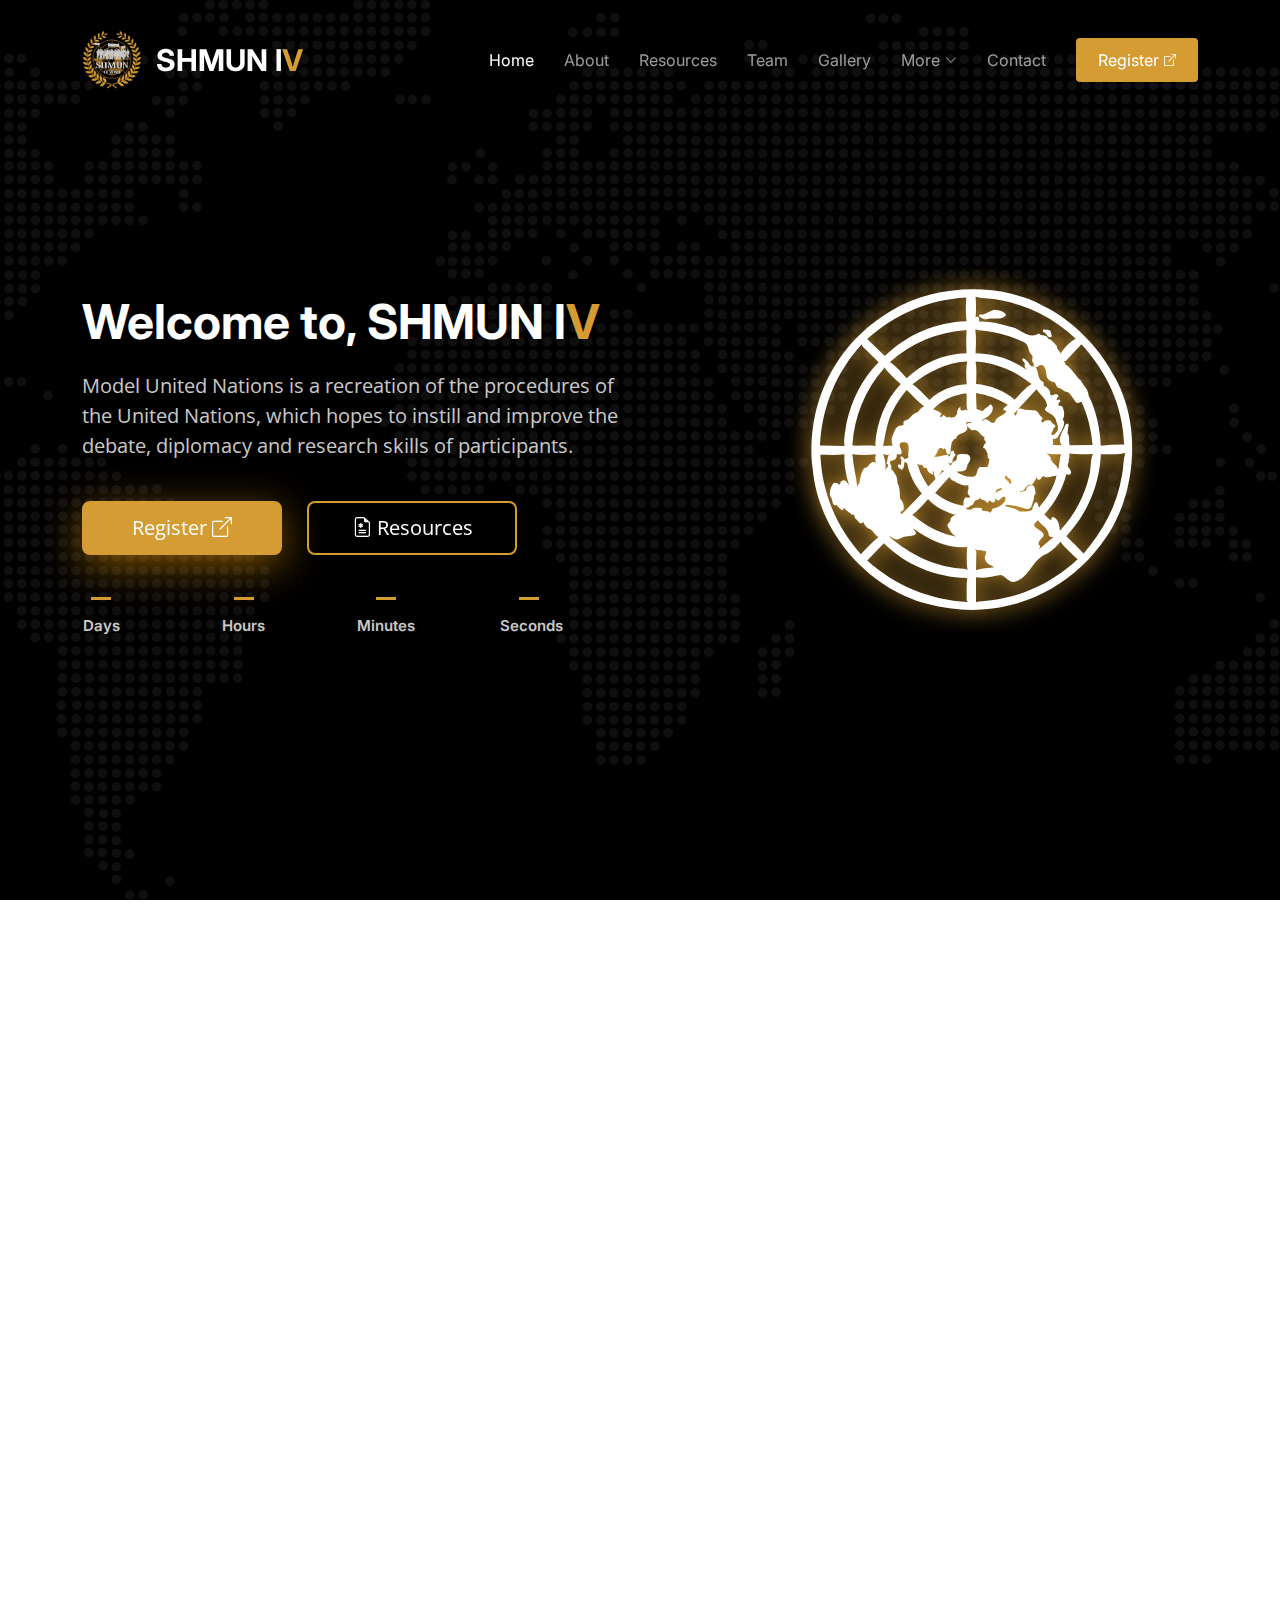
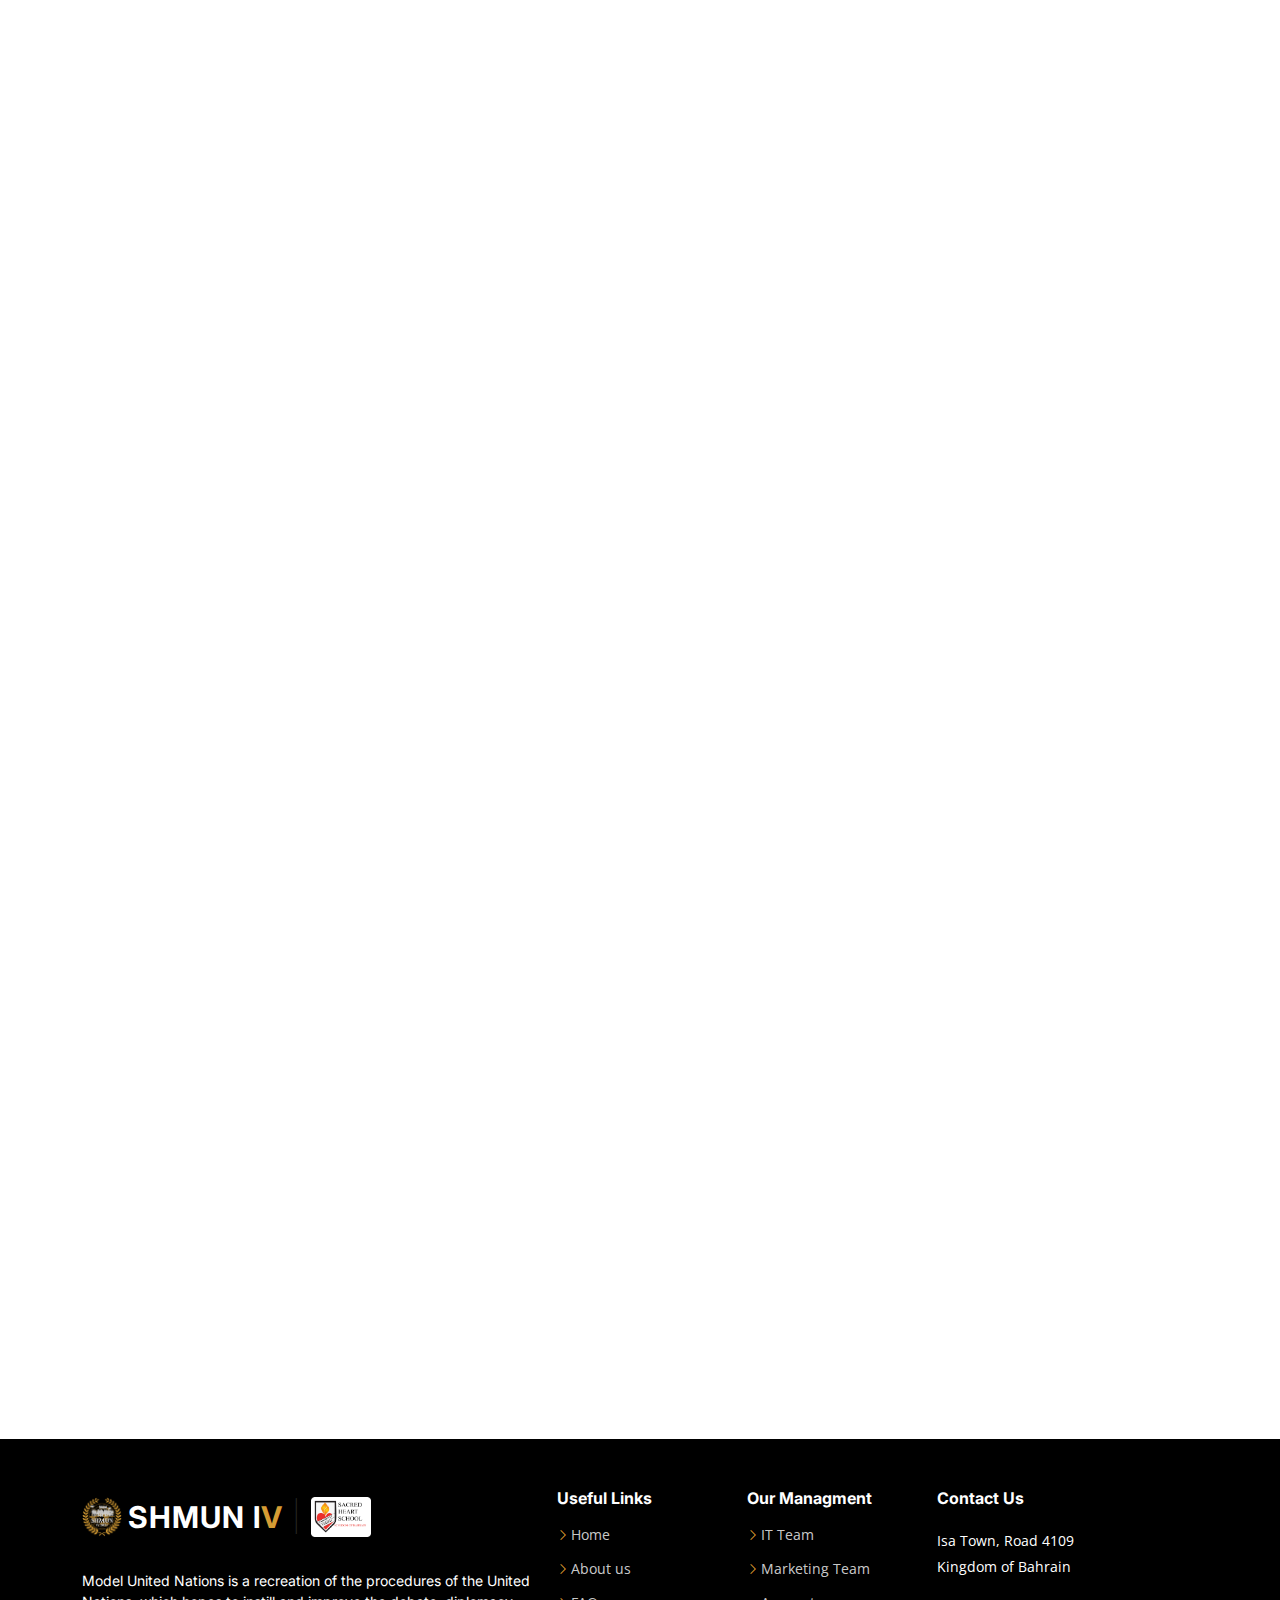
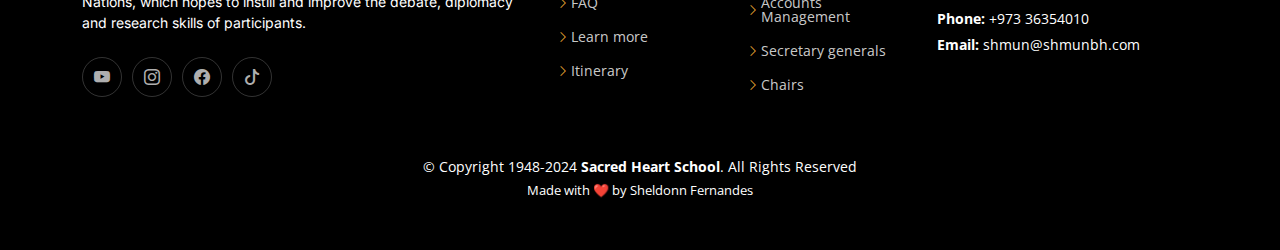
<file: index.html>
<!DOCTYPE html>
<html lang="en">

<head>
<html lang="en">
  <!-- Meta Tags -->
<meta name="viewport" content="width=device-width, initial-scale=1.0">
<!-- Share/Embed Content -->
  <meta name="author" content="Sheldonn Fernandes">
<meta name="msapplication-TileColor" content="#D59C34">
<meta name="theme-color" content="#D59C34">
<meta charset="UTF-8">
<meta name="viewport" content="">
<meta name="description" content="Model United Nations is a recreation of the procedures of the United Nations, which hopes to instill and improve the debate, diplomacy and research skills of participants.">
<meta name="keywords" content="shmun">
<meta property="og:title" content="" />
<meta property="og:type" content="website" />
<meta property="og:description" content="Model United Nations is a recreation of the procedures of the United Nations, which hopes to instill and improve the debate, diplomacy and research skills of participants." />
<meta property="og:site_name" content="SHMUN">  
<meta itemprop="name" content="">  
<meta property="og:image" content="i.imgur.com/agLhrTH.png"/>
<meta itemprop="description" content="">  
<meta name="twitter:title" content="SHMUN IV">  
<meta name="twitter:description" content="Model United Nations is a recreation of the procedures of the United Nations, which hopes to instill and improve the debate, diplomacy and research skills of participants.">  
<meta name="viewport" content="width=device-width,initial-scale=1.0,user-scalable=no" />
<meta charset="web-link" />
<link rel="icon" href="assets/img/logo.png">
<link rel="shortcut icon" id="favicon" href="assets/img/logo.png">
<link rel="icon" type="image/png" href="assets/img/logo.png">
<link rel="icon" href="assets/img/logo.png">
 <!-- End of Meta Tags -->
<!-- Website title -->
<title>Welcome - SHMUN IV</title>
<!-- End of website title -->

  <!-- Google Fonts -->
  <link rel="preconnect" href="https://fonts.googleapis.com">
  <link rel="preconnect" href="https://fonts.gstatic.com" crossorigin>
  <link href="https://fonts.googleapis.com/css2?family=Open+Sans:ital,wght@0,300;0,400;0,500;0,600;0,700;1,300;1,400;1,600;1,700&family=Poppins:ital,wght@0,300;0,400;0,500;0,600;0,700;1,300;1,400;1,500;1,600;1,700&family=Inter:ital,wght@0,300;0,400;0,500;0,600;0,700;1,300;1,400;1,500;1,600;1,700&display=swap" rel="stylesheet">

  <!-- Vendor CSS Files -->
  <link href="assets/vendor/bootstrap/css/bootstrap.min.css" rel="stylesheet">
  <link href="assets/vendor/bootstrap-icons/bootstrap-icons.css" rel="stylesheet">
  <link href="assets/vendor/fontawesome-free/css/all.min.css" rel="stylesheet">
  <link href="assets/vendor/glightbox/css/glightbox.min.css" rel="stylesheet">
  <link href="assets/vendor/swiper/swiper-bundle.min.css" rel="stylesheet">
  <link href="assets/vendor/aos/aos.css" rel="stylesheet">

  <!--  Main CSS File -->
  <link href="assets/css/main.css" rel="stylesheet">

</head>

<body>

  <!-- ======= Header ======= -->
  <header id="header" class="header d-flex align-items-center fixed-top">
    <div class="container-fluid container-xl d-flex align-items-center justify-content-between">

      <a href="index.html" class="logo d-flex align-items-center">
        <!-- Uncomment the line below if you also wish to use an image logo -->
         <img src="assets/img/logo.png" alt=""> <h1> &nbsp; SHMUN l<span style="color: #D59C34;">V</span></h1>
      </a>

      <i class="mobile-nav-toggle mobile-nav-show bi bi-list"></i>
      <i class="mobile-nav-toggle mobile-nav-hide d-none bi bi-x"></i>
      <nav id="navbar" class="navbar">
        <ul>
          <li><a href="index.html" class="active">Home</a></li>
          <li><a href="">About</a></li>
          <li><a href="resources.html">Resources</a></li>
          <li><a href="team.html">Team</a></li>
          <li><a href="gallery.html">Gallery</a></li>
          <li class="dropdown"><a href="#"><span>More</span> <i class="bi bi-chevron-down dropdown-indicator"></i></a>
            <ul>
              <li><a href="#">Council allocations</a></li>
              <li class="dropdown"><a href="#"><span>Socials</span> <i class="bi bi-chevron-down dropdown-indicator"></i></a>
                <ul>
                  <li><a href="https://www.youtube.com/@SHMUNIV/">YouTube</a></li>
                  <li><a href="https://www.instagram.com/shmun.bh/">Instagram</a></li>
                  <li><a href="#">FaceBook</a></li>
                  <li><a href="https://www.tiktok.com/@shmun.bh">Tiktok</a></li>
                </ul>
              </li>
              <li><a href="#">Hand book</a></li>
              <li><a href="#">Press</a></li>
              <li><a href="#">Terms of service</a></li>
            </ul>
          </li>
          <li><a href="contact.html">Contact</a></li>
          <li><a class="get-a-quote" href="register.html" target="_blank">Register <i class="bi bi-box-arrow-up-right"></i></a></li>
        </ul>
      </nav><!-- .navbar -->

    </div>
  </header>
  <!-- End Header -->

  <!-- ======= Hero Section ======= -->
  <section id="hero" class="hero d-flex align-items-center">
    <div class="container">
      <div class="row gy-4 d-flex justify-content-between">
        <div class="col-lg-6 order-2 order-lg-1 d-flex flex-column justify-content-center">
          <h2 data-aos="fade-up">Welcome to, SHMUN l<span style="color: #D59C34;">V</span></h2>
          <p data-aos="fade-up" data-aos-delay="100">Model United Nations is a recreation of the procedures of the United Nations, which hopes to instill and improve the debate, diplomacy and research skills of participants.</p>
          <a data-aos="zoom-out" href="register.html" target="_blank"> <button class="btn-register">Register <i class="bi bi-box-arrow-up-right"></i></button></a> 
          <a data-aos="zoom-out" href="resources.html"><button class="btn-download"><i class="bi bi-file-earmark-medical"></i> Resources</button></a>


          <div class="row gy-4 countdown" data-aos="fade-up" data-aos-delay="400">

            <div class="col-lg-3 col-6">
              <div class="stats-item text-center w-100 h-100">
                <span class="days"></span>
                <p>Days</p>
              </div>
            </div><!-- End Stats Item -->

            <div class="col-lg-3 col-6">
              <div class="stats-item text-center w-100 h-100">
                <span class="hours"></span>
                <p>Hours</p>
              </div>
            </div><!-- End Stats Item -->

            <div class="col-lg-3 col-6">
              <div class="stats-item text-center w-100 h-100">
                <span class="minutes"></span>
                <p>Minutes</p>
              </div>
            </div><!-- End Stats Item -->

            <div class="col-lg-3 col-6">
              <div class="stats-item text-center w-100 h-100">
                <span class="seconds"></span>
                <p>Seconds</p>
              </div>
            </div><!-- End Stats Item -->

          </div>
        </div>

        <div class="col-lg-5 order-1 order-lg-2 hero-img" data-aos="zoom-out">
          <img src="assets/img/hero-img.svg" class="rotate img-fluid mb-3 mb-lg-0" alt="">
        </div>

      </div>
    </div>
  </section><!-- End Hero Section -->

  <main id="main">

    <!-- ======= Featured Services Section ======= -->
    <section id="featured-services" class="featured-services">
      <div class="container">

        <div class="row gy-4">

          <div class="col-lg-4 col-md-6 service-item d-flex" data-aos="fade-up">
            <div class="icon flex-shrink-0"><i class="fa-solid fa-list-check"></i></div>
            <div>
              <h4 class="title">Guidelines</h4>
              <p class="description">The students will be given training before the actual MUN on what they are expected to do. They will be assigned the councils and</p>
              <a href="resources.html" class="readmore stretched-link"><span>Learn More</span><i class="bi bi-arrow-right"></i></a>
            </div>
          </div>
          <!-- End Service Item -->

          <div class="col-lg-4 col-md-6 service-item d-flex" data-aos="fade-up" data-aos-delay="100">
            <div class="icon flex-shrink-0"><i class="fa-solid fa-people-arrows"></i></div>
            <div>
              <h4 class="title">Councils</h4>
              <p class="description">Each council in MUN plays a crucial role in addressing specific global challenges and fostering international cooperation.</p>
              <a href="resources.html" class="readmore stretched-link"><span>Learn More</span><i class="bi bi-arrow-right"></i></a>
            </div>
          </div><!-- End Service Item -->

          <div class="col-lg-4 col-md-6 service-item d-flex" data-aos="fade-up" data-aos-delay="200">
            <div class="icon flex-shrink-0"><i class="fa-solid fa-user-tie"></i></div>
            <div>
              <h4 class="title">Dress code</h4>
              <p class="description">Model United Nations (MUN) conferences often have specific dress codes to maintain a professional and respectful environment.</p>
              <a href="resources.html" class="readmore stretched-link"><span>Learn More</span><i class="bi bi-arrow-right"></i></a>
            </div>
          </div><!-- End Service Item -->

        </div>

      </div>
    </section><!-- End Featured Services Section -->

    <!-- ======= About Us Section ======= -->
    <section id="about" class="about pt-0">
      <div class="container" data-aos="fade-up">

        <div class="row gy-4">
          <div class="col-lg-6 position-relative align-self-start order-lg-last order-first">
            <img src="assets/img/about.jpg" class="img-fluid" style="border-radius: 8px;" alt="">
            <a href="/assets/vids/SHMUN IV Intro of Teaser.mp4" class="glightbox play-btn"></a>
          </div>
          <div class="col-lg-6 content order-last  order-lg-first">
            <h3>About Us</h3>
            <p>
              The Sacred Heart Model United Nations promotes collaboration, leadership skills, problem-solving, public speaking, and research writing skills ever since the founding of the first MUN in 1947. It acts as a stimulation of the actual UN and helps children be mindful of the various situations around the world. They work together as representatives of a country to come to terms on solutions that they think are suitable for the issues at hand.
            </p>
            <ul>
              <li data-aos="fade-up" data-aos-delay="100">
                <i class="bi bi-diagram-3"></i>
                <div>
                  <h5>Leadership skills</h5>
                  <p>Through participation in MUN, students gain confidence and enhance their ability to lead and make informed decisions. They learn to research global issues, engage in public speaking, and work collaboratively as a team.</p>
                </div>
              </li>
              <li data-aos="fade-up" data-aos-delay="200">
                <i class="bi bi-fullscreen-exit"></i>
                <div>
                  <h5>Problem-solving</h5>
                  <p> provides students with valuable opportunities to develop problem-solving skills. MUN simulations involve tackling complex global issues and finding diplomatic solutions through research, negotiation, and collaboration.</p>
                </div>
              </li>
            </ul>
          </div>
        </div>

      </div>
    </section><!-- End About Us Section -->

  <!-- ======= Sponsers Section ======= -->
    <section id="sponsers" class="sponsers">
      <div class="container" data-aos="fade-up">

        <div class="section-header">
          <span>OUR SPONSERS</span>
          <h2>OUR SPONSERS</h2>
        </div>
        <div class="row g-0 sponsers-wrap clearfix" data-aos="zoom-in" data-aos-delay="100">

          <div class="col-lg-3 col-md-4 col-xs-6">
            <div class="sponser-logo">
              <img src="assets/img/sponsers/sponser-1.png" class="img-fluid" alt="">
            </div>
          </div>

          <div class="col-lg-3 col-md-4 col-xs-6">
            <div class="sponser-logo">
              <img src="assets/img/sponsers/sponser-2.png" class="img-fluid" alt="">
            </div>
          </div>

          <div class="col-lg-3 col-md-4 col-xs-6">
            <div class="sponser-logo">
              <img src="assets/img/sponsers/sponser-3.png" class="img-fluid" alt="">
            </div>
          </div>

          <div class="col-lg-3 col-md-4 col-xs-6">
            <div class="sponser-logo">
              <img src="assets/img/sponsers/sponser-4.png" class="img-fluid" alt="">
            </div>
          </div>

         <div class="col-lg-3 col-md-4 col-xs-6">
            <div class="sponser-logo">
              <img src="assets/img/sponsers/sponser-5.png" class="img-fluid" alt="">
            </div>
          </div>

        </div>
    

          </div>
        </div>

      </div>
    </section><!-- End Sponsers Section -->

    <!-- ======= Frequently Asked Questions Section ======= -->
    <section id="faq" class="faq">
      <div class="container" data-aos="fade-up">

        <div class="section-header">
          <span>Frequently Asked Questions</span>
          <h2>Frequently Asked Questions</h2>

        </div>

        <div class="row justify-content-center" data-aos="fade-up" data-aos-delay="200">
          <div class="col-lg-10">

            <div class="accordion accordion-flush" id="faqlist">

              <div class="accordion-item">
                <h3 class="accordion-header">
                  <button class="accordion-button collapsed" type="button" data-bs-toggle="collapse" data-bs-target="#faq-content-1">
                    <i class="bi bi-question-circle question-icon"></i>
                    How much does Sacred Heart Model United Nation IV (SHMUN IV) cost?
                  </button>
                </h3>
                <div id="faq-content-1" class="accordion-collapse collapse" data-bs-parent="#faqlist">
                  <div class="accordion-body">
                   Sacred Heart Model United Nations IV is a recreation of the procedures of the United Nations, which hopes to instill and improve the debate, diplomacy and research skills of participants.For delegates, the cost of participating in the 2 Day conference is 
                   20BD, while the cost for chairs, security, and runners is 15BD.
                  </div>
                </div>
              </div><!-- # Faq item-->

              <div class="accordion-item">
                <h3 class="accordion-header">
                  <button class="accordion-button collapsed" type="button" data-bs-toggle="collapse" data-bs-target="#faq-content-2">
                    <i class="bi bi-question-circle question-icon"></i>
                    What is the Sacred Heart Model United Nation IV (SHMUN IV) dress code?
                  </button>
                </h3>
                <div id="faq-content-2" class="accordion-collapse collapse" data-bs-parent="#faqlist">
                  <div class="accordion-body">
                  Attendees are required to present themselves professionally. In order to simulate the atmosphere of an actual United Nations all participants must dress in formal business garments. Any attendees dressed inappropriately for the occasion will be asked to change into more appropriate attire. for more infromation on the dresscode you may download the <strong><a href="resources.html">Delegate Handbook</a></strong>.
                  </div>
                </div>
              </div><!-- # Faq item-->

              <div class="accordion-item">
                <h3 class="accordion-header">
                  <button class="accordion-button collapsed" type="button" data-bs-toggle="collapse" data-bs-target="#faq-content-3">
                    <i class="bi bi-question-circle question-icon"></i>
                   Will WIFI be provided in Sacred Heart Model United Nation IV (SHMUN IV)?
                  </button>
                </h3>
                <div id="faq-content-3" class="accordion-collapse collapse" data-bs-parent="#faqlist">
                  <div class="accordion-body">
                    During SHMUN IV conference, WIFI will not be provided, and participants need to make their own arrangements for internet access. This decision is likely due to logistical considerations and the availability of reliable WIFI connections in the conference venue. It is recommended to plan ahead and ensure a reliable internet connection to fully engage in the conference activities, access necessary resources, and communicate with fellow delegates.
                  </div>
                </div>
              </div><!-- # Faq item-->

              <div class="accordion-item">
                <h3 class="accordion-header">
                  <button class="accordion-button collapsed" type="button" data-bs-toggle="collapse" data-bs-target="#faq-content-5">
                    <i class="bi bi-question-circle question-icon"></i>
                    How do I contact Sacred Heart Model United Nations IV (SHMUN IV)?
                  </button>
                </h3>
                <div id="faq-content-5" class="accordion-collapse collapse" data-bs-parent="#faqlist">
                  <div class="accordion-body">
                    To contact the Sacred Heart Model United Nations IV (SHMUN IV), you can reach out to us through our official email address, shmun@shmunbh.com, or Call the Head of Public Relations, +973 36354010 For further assistance. 
                  </div>
                </div>
              </div><!-- # Faq item-->

            </div>

          </div>
        </div>

      </div>
    </section><!-- End Frequently Asked Questions Section -->

  </main><!-- End #main -->

  <!-- ======= Footer ======= -->
  <footer id="footer" class="footer">

    <div class="container">
      <div class="row gy-4">
        <div class="col-lg-5 col-md-12 footer-info">
          <a href="index.html" class="logo d-flex align-items-center">
            <img src="assets/img/logo.png" alt=""> <span>SHMUN l<span style="color: #D59C34;">V</span></span><h1>&nbsp;<span style="opacity: 20%; font-weight:lighter;">|</span>&nbsp;</h1> <img src="assets/img/shs-logo.png" alt="">
          </a>
          <p>Model United Nations is a recreation of the procedures of the United Nations, which hopes to instill and improve the debate, diplomacy and research skills of participants.</p>
          <div class="social-links d-flex mt-4">
            <a href="https://www.youtube.com/@SHMUNIV/" class="youtubr"><i class="bi bi-youtube"></i></a>
            <a href="https://www.instagram.com/shmun.bh/" class="instagram"><i class="bi bi-instagram"></i></a>
            <a href="#" class="facebook"><i class="bi bi-facebook"></i></a>
            <a href="https://www.tiktok.com/@shmun.bh" class="tiktok"><i class="bi bi-tiktok"></i></a>
          </div>
        </div>

        <div class="col-lg-2 col-6 footer-links">
          <h4>Useful Links</h4>
          <ul>
            <li><i class="bi bi-chevron-right" style="color: #f8b537;"></i> <a href="#">Home</a></li>
            <li><i class="bi bi-chevron-right" style="color: #f8b537;"></i> <a href="#">About us</a></li>
            <li><i class="bi bi-chevron-right" style="color: #f8b537;"></i> <a href="#">FAQ</a></li>
            <li><i class="bi bi-chevron-right" style="color: #f8b537;"></i> <a href="#">Learn more</a></li>
            <li><i class="bi bi-chevron-right" style="color: #f8b537;"></i> <a href="#">Itinerary</a></li>
          </ul>
        </div>

        <div class="col-lg-2 col-6 footer-links">
          <h4>Our Managment</h4>
          <ul>
            <li><i class="bi bi-chevron-right" style="color: #f8b537;"></i> <a href="#">IT Team</a></li>
            <li><i class="bi bi-chevron-right" style="color: #f8b537;"></i> <a href="#">Marketing Team</a></li>
            <li><i class="bi bi-chevron-right" style="color: #f8b537;"></i> <a href="#">Accounts Management</a></li>
            <li><i class="bi bi-chevron-right" style="color: #f8b537;"></i> <a href="#">Secretary generals</a></li>
            <li><i class="bi bi-chevron-right" style="color: #f8b537;"></i> <a href="#">Chairs</a></li>
          </ul>
        </div>

        <div class="col-lg-3 col-md-12 footer-contact text-center text-md-start">
          <h4>Contact Us</h4>
          <p>
            Isa Town, Road 4109<br>
            Kingdom of Bahrain <br><br>
            <strong>Phone:</strong> +973 36354010<br>
            <strong>Email:</strong> shmun@shmunbh.com<br>
          </p>

        </div>

      </div>
    </div>

    <div class="container mt-4">
      <div class="copyright">
        &copy; Copyright 1948-2024 <strong><span>Sacred Heart School</span></strong>. All Rights Reserved
      </div>
      <div class="credits">
        Made with ❤️ by <a href="">Sheldonn Fernandes</a>
      </div>
    </div>

  </footer><!-- End Footer -->
  <!-- End Footer -->

  <a href="#" class="scroll-top d-flex align-items-center justify-content-center"><i class="bi bi-arrow-up-short"></i></a>

  <div id="preloader"></div>

  <!-- Vendor JS Files -->
  <script src="assets/vendor/bootstrap/js/bootstrap.bundle.min.js"></script>
  <script src="assets/vendor/purecounter/purecounter_vanilla.js"></script>
  <script src="assets/vendor/glightbox/js/glightbox.min.js"></script>
  <script src="assets/vendor/swiper/swiper-bundle.min.js"></script>
  <script src="assets/vendor/aos/aos.js"></script>
  <script src="assets/vendor/php-email-form/validate.js"></script>

  <!-- Template Main JS File -->
  <script src="assets/js/main.js"></script>

</body>

</html>
</file>
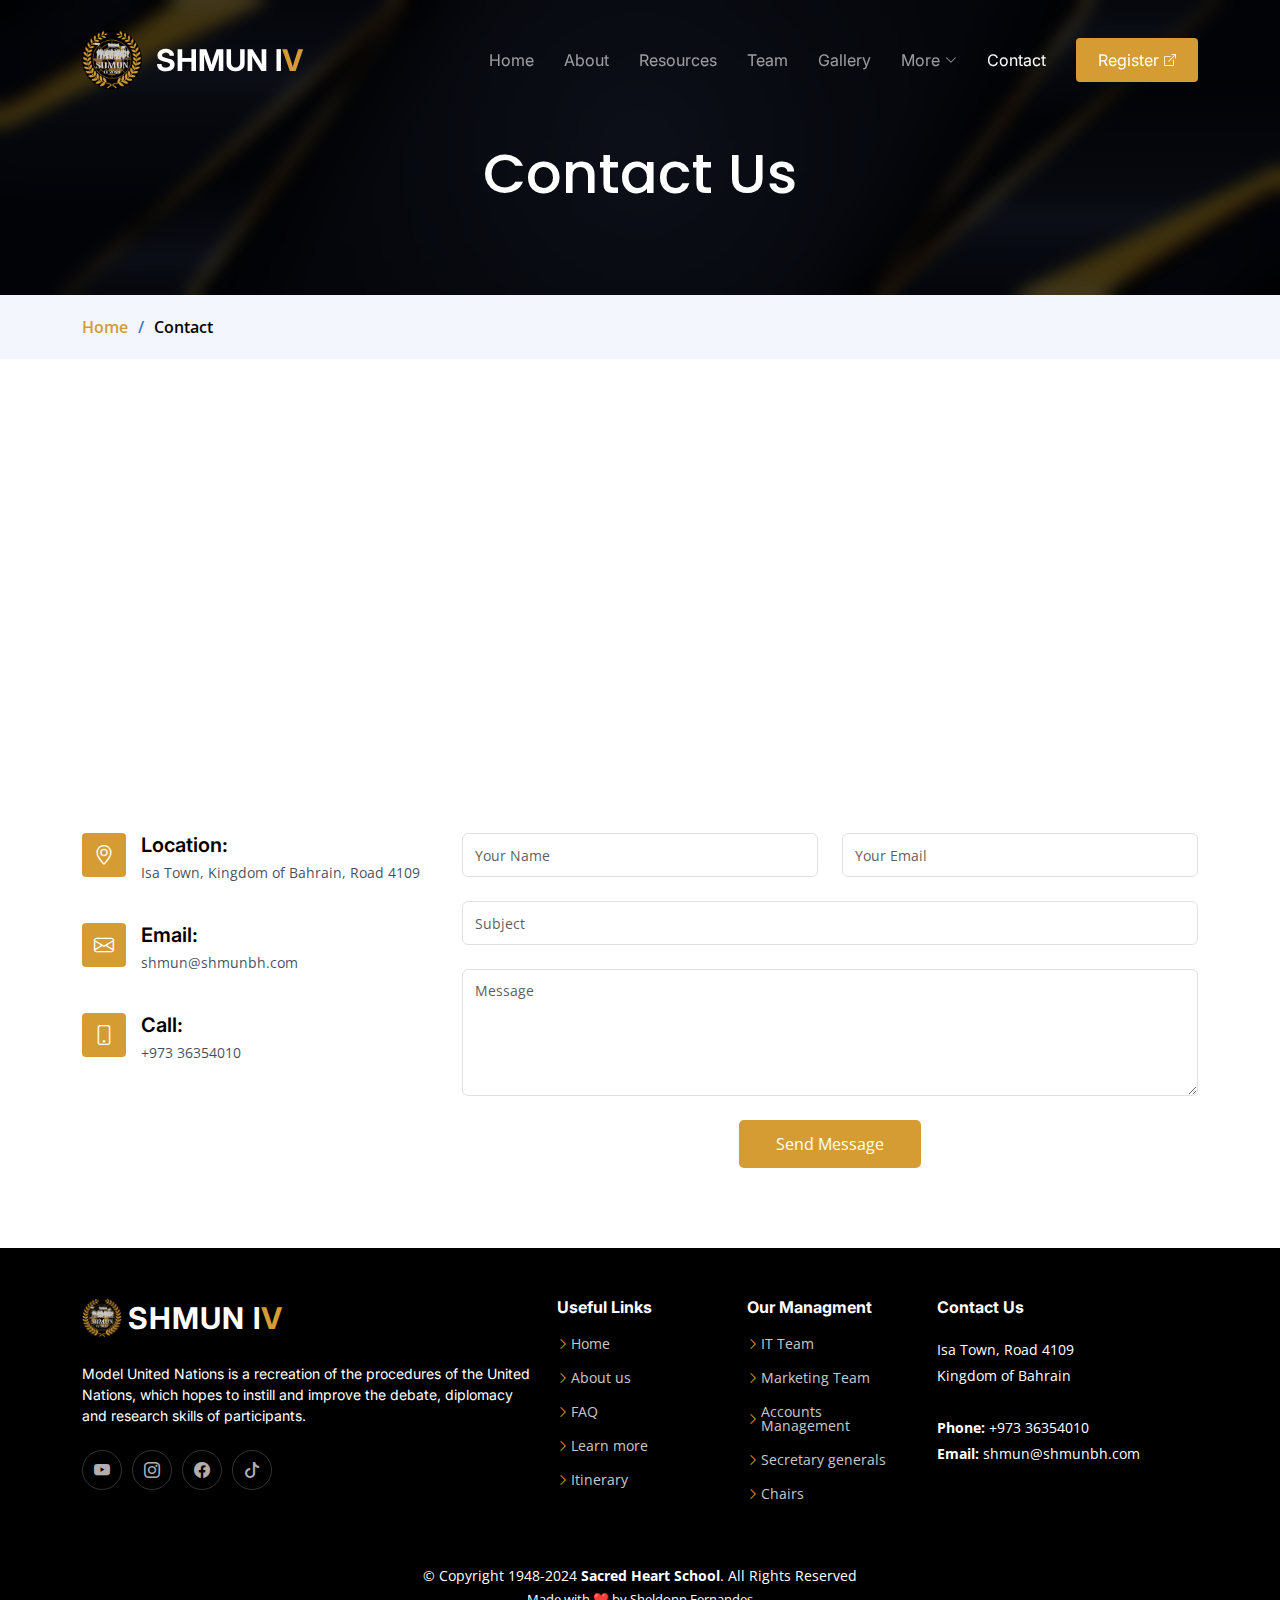
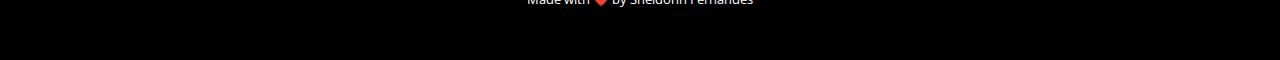
<file: contact.html>
<!DOCTYPE html>
<html lang="en">

<head>
<html lang="en">
  <!-- Meta Tags -->
<meta name="viewport" content="width=device-width, initial-scale=1.0">
<!-- Share/Embed Content -->
  <meta name="author" content="Sheldonn Fernandes">
<meta name="msapplication-TileColor" content="#D59C34">
<meta name="theme-color" content="#D59C34">
<meta charset="UTF-8">
<meta name="viewport" content="">
<meta name="description" content="Model United Nations is a recreation of the procedures of the United Nations, which hopes to instill and improve the debate, diplomacy and research skills of participants.">
<meta name="keywords" content="shmun">
<meta property="og:title" content="" />
<meta property="og:type" content="website" />
<meta property="og:description" content="Model United Nations is a recreation of the procedures of the United Nations, which hopes to instill and improve the debate, diplomacy and research skills of participants." />
<meta property="og:site_name" content="SHMUN">  
<meta itemprop="name" content="">  
<meta property="og:image" content="i.imgur.com/agLhrTH.png"/>
<meta itemprop="description" content="">  
<meta name="twitter:title" content="SHMUN IV">  
<meta name="twitter:description" content="Model United Nations is a recreation of the procedures of the United Nations, which hopes to instill and improve the debate, diplomacy and research skills of participants.">  
<meta name="viewport" content="width=device-width,initial-scale=1.0,user-scalable=no" />
<meta charset="web-link" />
<link rel="icon" href="assets/img/logo.png">
<link rel="shortcut icon" id="favicon" href="assets/img/logo.png">
<link rel="icon" type="image/png" href="assets/img/logo.png">
<link rel="icon" href="assets/img/logo.png">
 <!-- End of Meta Tags -->
<!-- Website title -->
<title>Contact - SHMUN IV</title>
<!-- End of website title -->

  <!-- Google Fonts -->
  <link rel="preconnect" href="https://fonts.googleapis.com">
  <link rel="preconnect" href="https://fonts.gstatic.com" crossorigin>
  <link href="https://fonts.googleapis.com/css2?family=Open+Sans:ital,wght@0,300;0,400;0,500;0,600;0,700;1,300;1,400;1,600;1,700&family=Poppins:ital,wght@0,300;0,400;0,500;0,600;0,700;1,300;1,400;1,500;1,600;1,700&family=Inter:ital,wght@0,300;0,400;0,500;0,600;0,700;1,300;1,400;1,500;1,600;1,700&display=swap" rel="stylesheet">

  <!-- Vendor CSS Files -->
  <link href="assets/vendor/bootstrap/css/bootstrap.min.css" rel="stylesheet">
  <link href="assets/vendor/bootstrap-icons/bootstrap-icons.css" rel="stylesheet">
  <link href="assets/vendor/fontawesome-free/css/all.min.css" rel="stylesheet">
  <link href="assets/vendor/glightbox/css/glightbox.min.css" rel="stylesheet">
  <link href="assets/vendor/swiper/swiper-bundle.min.css" rel="stylesheet">
  <link href="assets/vendor/aos/aos.css" rel="stylesheet">

  <!--  Main CSS File -->
  <link href="assets/css/main.css" rel="stylesheet">

</head>

<body>

  <!-- ======= Header ======= -->
  <header id="header" class="header d-flex align-items-center fixed-top">
    <div class="container-fluid container-xl d-flex align-items-center justify-content-between">

      <a href="index.html" class="logo d-flex align-items-center">
        <!-- Uncomment the line below if you also wish to use an image logo -->
         <img src="assets/img/logo.png" alt=""> <h1> &nbsp; SHMUN l<span style="color: #D59C34;">V</span></h1>
      </a>

      <i class="mobile-nav-toggle mobile-nav-show bi bi-list"></i>
      <i class="mobile-nav-toggle mobile-nav-hide d-none bi bi-x"></i>
      <nav id="navbar" class="navbar">
        <ul>
          <li><a href="index.html">Home</a></li>
          <li><a href="">About</a></li>
          <li><a href="resources.html">Resources</a></li>
          <li><a href="team.html">Team</a></li>
          <li><a href="gallery.html">Gallery</a></li>
          <li class="dropdown"><a href="#"><span>More</span> <i class="bi bi-chevron-down dropdown-indicator"></i></a>
            <ul>
              <li><a href="#">Council allocations</a></li>
              <li class="dropdown"><a href="#"><span>Socials</span> <i class="bi bi-chevron-down dropdown-indicator"></i></a>
                <ul>
                  <li><a href="https://www.youtube.com/@SHMUNIV/">YouTube</a></li>
                  <li><a href="https://www.instagram.com/shmun.bh/">Instagram</a></li>
                  <li><a href="#">FaceBook</a></li>
                  <li><a href="https://www.tiktok.com/@shmun.bh">Tiktok</a></li>
                </ul>
              </li>
              <li><a href="#">Hand book</a></li>
              <li><a href="#">Press</a></li>
              <li><a href="#">Terms of service</a></li>
            </ul>
          </li>
          <li><a href="contact.html" class="active">Contact</a></li>
          <li><a class="get-a-quote" href="register.html" target="_blank">Register <i class="bi bi-box-arrow-up-right"></i></a></li>
        </ul>
      </nav><!-- .navbar -->

    </div>
  </header>
  <!-- End Header -->

  <main id="main">

    <!-- ======= Breadcrumbs ======= -->
    <div class="breadcrumbs">
      <div class="page-header d-flex align-items-center" style="background-image: url('assets/img/page-header.jpg');">
        <div class="container position-relative">
          <div class="row d-flex justify-content-center">
            <div class="col-lg-6 text-center">
              <h2>Contact Us</h2>
            </div>
          </div>
        </div>
      </div>
      <nav>
        <div class="container">
          <ol>
            <li><a href="index.html">Home</a></li>
            <li>Contact</li>
          </ol>
        </div>
      </nav>
    </div><!-- End Breadcrumbs -->

    <!-- ======= Contact Section ======= -->
    <section id="contact" class="contact">
      <div class="container" data-aos="fade-up">

        <div>
          <iframe style="border:0; width: 100%; height: 340px;" src="https://www.google.com/maps/embed?pb=!1m18!1m12!1m3!1d3581.1873404596295!2d50.5363082751237!3d26.158027577105017!2m3!1f0!2f0!3f0!3m2!1i1024!2i768!4f13.1!3m3!1m2!1s0x3e49ae6bf8707405%3A0x68f2be90c6a8fe1b!2sSacred%20Heart%20School!5e0!3m2!1sen!2sbh!4v1697141276781!5m2!1sen!2sbh%22" frameborder="0" allowfullscreen></iframe>
        </div><!-- End Google Maps -->

        <div class="row gy-4 mt-4">

          <div class="col-lg-4">

            <div class="info-item d-flex">
              <i class="bi bi-geo-alt flex-shrink-0"></i>
              <div>
                <h4>Location:</h4>
                <p>Isa Town, Kingdom of Bahrain, Road 4109</p>
              </div>
            </div><!-- End Info Item -->

            <div class="info-item d-flex">
              <i class="bi bi-envelope flex-shrink-0"></i>
              <div>
                <h4>Email:</h4>
                <p>shmun@shmunbh.com</p>
              </div>
            </div><!-- End Info Item -->

            <div class="info-item d-flex">
              <i class="bi bi-phone flex-shrink-0"></i>
              <div>
                <h4>Call:</h4>
                <p>+973 36354010</p>
              </div>
            </div><!-- End Info Item -->

          </div>

          <div class="col-lg-8">
            <form action="/forms/contact.php" method="post" role="form" class="php-email-form">
              <div class="row">
                <div class="col-md-6 form-group">
                  <input type="text" name="name" class="form-control" id="name" placeholder="Your Name" required>
                </div>
                <div class="col-md-6 form-group mt-3 mt-md-0">
                  <input type="email" class="form-control" name="email" id="email" placeholder="Your Email" required>
                </div>
              </div>
              <div class="form-group mt-3">
                <input type="text" class="form-control" name="subject" id="subject" placeholder="Subject" required>
              </div>
              <div class="form-group mt-3">
                <textarea class="form-control" name="message" rows="5" placeholder="Message" required></textarea>
              </div>
              <div class="my-3">
                <div class="loading">Loading</div>
                <div class="error-message" style="display:none;"></div>
                <div class="sent-message" style="display:none;">Your message has been sent. Thank you!</div>
              </div>
              <div class="text-center"><button type="submit">Send Message</button></div>
            </form>
          </div><!-- End Contact Form -->

        </div>

      </div>
    </section><!-- End Contact Section -->

  </main><!-- End #main -->

  <!-- ======= Footer ======= -->
  <footer id="footer" class="footer">

    <div class="container">
      <div class="row gy-4">
        <div class="col-lg-5 col-md-12 footer-info">
          <a href="index.html" class="logo d-flex align-items-center">
            <img src="assets/img/logo.png" alt=""> <span>SHMUN l<span style="color: #D59C34;">V</span></span>
          </a>
          <p>Model United Nations is a recreation of the procedures of the United Nations, which hopes to instill and improve the debate, diplomacy and research skills of participants.</p>
          <div class="social-links d-flex mt-4">
            <a href="https://www.youtube.com/@SHMUNIV/" class="youtubr"><i class="bi bi-youtube"></i></a>
            <a href="https://www.instagram.com/shmun.bh/" class="instagram"><i class="bi bi-instagram"></i></a>
            <a href="#" class="facebook"><i class="bi bi-facebook"></i></a>
            <a href="https://www.tiktok.com/@shmun.bh" class="tiktok"><i class="bi bi-tiktok"></i></a>
          </div>
        </div>

        <div class="col-lg-2 col-6 footer-links">
          <h4>Useful Links</h4>
          <ul>
            <li><i class="bi bi-chevron-right" style="color: #f8b537;"></i> <a href="#">Home</a></li>
            <li><i class="bi bi-chevron-right" style="color: #f8b537;"></i> <a href="#">About us</a></li>
            <li><i class="bi bi-chevron-right" style="color: #f8b537;"></i> <a href="#">FAQ</a></li>
            <li><i class="bi bi-chevron-right" style="color: #f8b537;"></i> <a href="#">Learn more</a></li>
            <li><i class="bi bi-chevron-right" style="color: #f8b537;"></i> <a href="#">Itinerary</a></li>
          </ul>
        </div>

        <div class="col-lg-2 col-6 footer-links">
          <h4>Our Managment</h4>
          <ul>
            <li><i class="bi bi-chevron-right" style="color: #f8b537;"></i> <a href="#">IT Team</a></li>
            <li><i class="bi bi-chevron-right" style="color: #f8b537;"></i> <a href="#">Marketing Team</a></li>
            <li><i class="bi bi-chevron-right" style="color: #f8b537;"></i> <a href="#">Accounts Management</a></li>
            <li><i class="bi bi-chevron-right" style="color: #f8b537;"></i> <a href="#">Secretary generals</a></li>
            <li><i class="bi bi-chevron-right" style="color: #f8b537;"></i> <a href="#">Chairs</a></li>
          </ul>
        </div>

        <div class="col-lg-3 col-md-12 footer-contact text-center text-md-start">
          <h4>Contact Us</h4>
          <p>
            Isa Town, Road 4109<br>
            Kingdom of Bahrain <br><br>
            <strong>Phone:</strong> +973 36354010<br>
            <strong>Email:</strong> shmun@shmunbh.com<br>
          </p>

        </div>

      </div>
    </div>

    <div class="container mt-4">
      <div class="copyright">
        &copy; Copyright 1948-2024 <strong><span>Sacred Heart School</span></strong>. All Rights Reserved
      </div>
      <div class="credits">
        Made with ❤️ by <a href="">Sheldonn Fernandes</a>
      </div>
    </div>

  </footer><!-- End Footer -->
  <!-- End Footer -->

  <a href="#" class="scroll-top d-flex align-items-center justify-content-center"><i class="bi bi-arrow-up-short"></i></a>

  <div id="preloader"></div>

  <!-- Vendor JS Files -->
  <script src="assets/vendor/bootstrap/js/bootstrap.bundle.min.js"></script>
  <script src="assets/vendor/purecounter/purecounter_vanilla.js"></script>
  <script src="assets/vendor/glightbox/js/glightbox.min.js"></script>
  <script src="assets/vendor/swiper/swiper-bundle.min.js"></script>
  <script src="assets/vendor/aos/aos.js"></script>
  <script src="assets/vendor/php-email-form/validate.js"></script>

  <!-- Template Main JS File -->
  <script src="assets/js/main.js"></script>

</body>

</html>
</file>
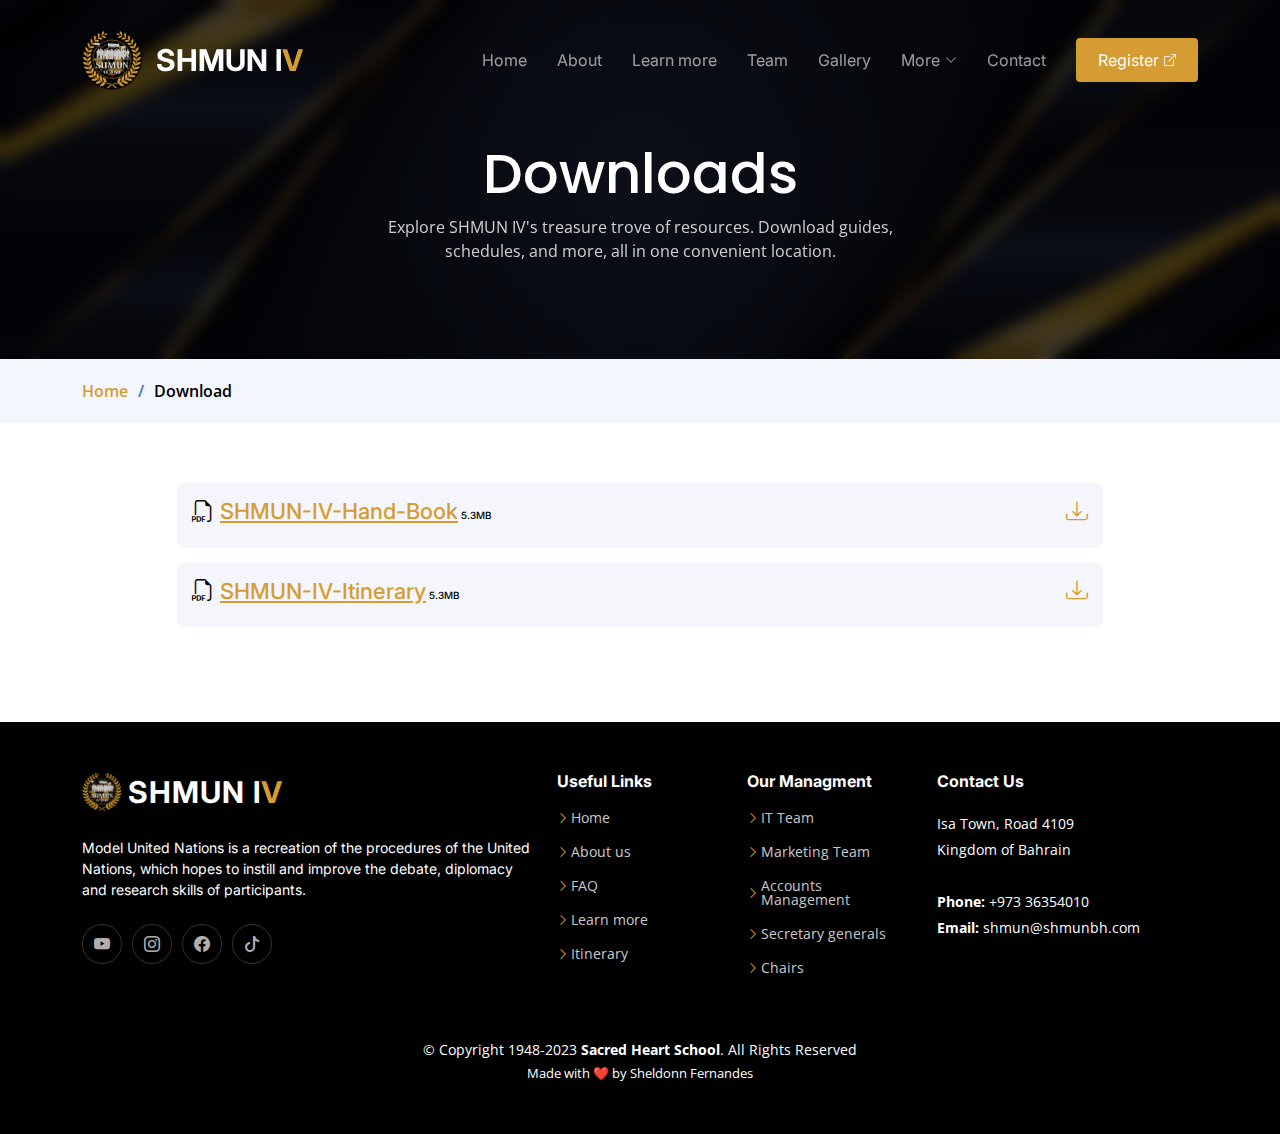
<file: download.html>
<!DOCTYPE html>
<html lang="en">

<head>
<html lang="en">
  <!-- Meta Tags -->
<meta name="viewport" content="width=device-width, initial-scale=1.0">
<!-- Share/Embed Content -->
  <meta name="author" content="Sheldonn Fernandes">
<meta name="msapplication-TileColor" content="#D59C34">
<meta name="theme-color" content="#D59C34">
<meta charset="UTF-8">
<meta name="viewport" content="">
<meta name="description" content="Model United Nations is a recreation of the procedures of the United Nations, which hopes to instill and improve the debate, diplomacy and research skills of participants.">
<meta name="keywords" content="shmun">
<meta property="og:title" content="" />
<meta property="og:type" content="website" />
<meta property="og:description" content="Model United Nations is a recreation of the procedures of the United Nations, which hopes to instill and improve the debate, diplomacy and research skills of participants." />
<meta property="og:site_name" content="SHMUN">  
<meta itemprop="name" content="">  
<meta property="og:image" content="i.imgur.com/agLhrTH.png"/>
<meta itemprop="description" content="">  
<meta name="twitter:title" content="SHMUN IV">  
<meta name="twitter:description" content="Model United Nations is a recreation of the procedures of the United Nations, which hopes to instill and improve the debate, diplomacy and research skills of participants.">  
<meta name="viewport" content="width=device-width,initial-scale=1.0,user-scalable=no" />
<meta charset="web-link" />
<link rel="icon" href="assets/img/logo.png">
<link rel="shortcut icon" id="favicon" href="assets/img/logo.png">
<link rel="icon" type="image/png" href="assets/img/logo.png">
<link rel="icon" href="assets/img/logo.png">
 <!-- End of Meta Tags -->
<!-- Website title -->
<title>Downloads - SHMUN IV</title>
<!-- End of website title -->

  <!-- Google Fonts -->
  <link rel="preconnect" href="https://fonts.googleapis.com">
  <link rel="preconnect" href="https://fonts.gstatic.com" crossorigin>
  <link href="https://fonts.googleapis.com/css2?family=Open+Sans:ital,wght@0,300;0,400;0,500;0,600;0,700;1,300;1,400;1,600;1,700&family=Poppins:ital,wght@0,300;0,400;0,500;0,600;0,700;1,300;1,400;1,500;1,600;1,700&family=Inter:ital,wght@0,300;0,400;0,500;0,600;0,700;1,300;1,400;1,500;1,600;1,700&display=swap" rel="stylesheet">

  <!-- Vendor CSS Files -->
  <link href="assets/vendor/bootstrap/css/bootstrap.min.css" rel="stylesheet">
  <link href="assets/vendor/bootstrap-icons/bootstrap-icons.css" rel="stylesheet">
  <link href="assets/vendor/fontawesome-free/css/all.min.css" rel="stylesheet">
  <link href="assets/vendor/glightbox/css/glightbox.min.css" rel="stylesheet">
  <link href="assets/vendor/swiper/swiper-bundle.min.css" rel="stylesheet">
  <link href="assets/vendor/aos/aos.css" rel="stylesheet">

  <!--  Main CSS File -->
  <link href="assets/css/main.css" rel="stylesheet">

</head>

<body>

  <!-- ======= Header ======= -->
  <header id="header" class="header d-flex align-items-center fixed-top">
    <div class="container-fluid container-xl d-flex align-items-center justify-content-between">

      <a href="index.html" class="logo d-flex align-items-center">
        <!-- Uncomment the line below if you also wish to use an image logo -->
         <img src="assets/img/logo.png" alt=""> <h1> &nbsp; SHMUN l<span style="color: #D59C34;">V</span></h1>
      </a>

      <i class="mobile-nav-toggle mobile-nav-show bi bi-list"></i>
      <i class="mobile-nav-toggle mobile-nav-hide d-none bi bi-x"></i>
      <nav id="navbar" class="navbar">
        <ul>
          <li><a href="index.html">Home</a></li>
          <li><a href="">About</a></li>
          <li><a href="">Learn more</a></li>
          <li><a href="team.html">Team</a></li>
          <li><a href="gallery.html">Gallery</a></li>
          <li class="dropdown"><a href="#"><span>More</span> <i class="bi bi-chevron-down dropdown-indicator"></i></a>
            <ul>
              <li><a href="#">Downloads</a></li>
              <li class="dropdown"><a href="#"><span>Socials</span> <i class="bi bi-chevron-down dropdown-indicator"></i></a>
                <ul>
                  <li><a href="https://www.youtube.com/@SHMUNIV/">YouTube</a></li>
                  <li><a href="https://www.instagram.com/shmun.bh/">Instagram</a></li>
                  <li><a href="#">FaceBook</a></li>
                  <li><a href="https://www.tiktok.com/@shmun.bh">Tiktok</a></li>
                </ul>
              </li>
              <li><a href="#">Hand book</a></li>
              <li><a href="#">Press</a></li>
              <li><a href="#">Terms of service</a></li>
            </ul>
          </li>
          <li><a href="contact.html">Contact</a></li>
          <li><a class="get-a-quote" href="register.html" target="_blank">Register <i class="bi bi-box-arrow-up-right"></i></a></li>
        </ul>
      </nav><!-- .navbar -->

    </div>
  </header>
  <!-- End Header -->
  <main id="main">

    <!-- ======= Breadcrumbs ======= -->
    <div class="breadcrumbs">
      <div class="page-header d-flex align-items-center" style="background-image: url('assets/img/page-header.jpg');">
        <div class="container position-relative">
          <div class="row d-flex justify-content-center">
            <div class="col-lg-6 text-center">
              <h2>Downloads</h2>
              <p>Explore SHMUN IV's treasure trove of resources. Download guides, schedules, and more, all in one convenient location.</p>
            </div>
          </div>
        </div>
      </div>
      <nav>
        <div class="container">
          <ol>
            <li><a href="index.html">Home</a></li>
            <li>Download</li>
          </ol>
        </div>
      </nav>
    </div><!-- End Breadcrumbs -->

    <!-- ======= Frequently Asked Questions Section ======= -->
    <section id="faq" class="faq">
      <div class="container" data-aos="fade-up">

        <div class="row justify-content-center" data-aos="fade-up" data-aos-delay="200">
          <div class="col-lg-10">

            <div class="download-container">
                  <h1><i class="bi bi-filetype-pdf"></i> <a href="" style="text-decoration: underline; color: #D59C34;">SHMUN-IV-Hand-Book</a><span style="font-size: 10px;"> 5.3MB</span> <a href="assets/pdf/SHMUN GUIDE.pdf" download="shmun-22-delegate-guide"><i class="bi bi-download"></i></a></h1>
            </div>
            <div class="download-container">
                  <h1><i class="bi bi-filetype-pdf"></i> <a href="" style="text-decoration: underline; color: #D59C34;">SHMUN-IV-Itinerary</a><span style="font-size: 10px;"> 5.3MB</span> <a href="assets/pdf/SHMUN GUIDE.pdf" download="shmun-22-delegate-guide"><i class="bi bi-download"></i></a></h1>
            </div>

          </div>
        </div>

      </div>
    </section><!-- End Frequently Asked Questions Section -->

  <!-- ======= Footer ======= -->
  <footer id="footer" class="footer">

    <div class="container">
      <div class="row gy-4">
        <div class="col-lg-5 col-md-12 footer-info">
          <a href="index.html" class="logo d-flex align-items-center">
            <img src="assets/img/logo.png" alt=""> <span>SHMUN l<span style="color: #D59C34;">V</span></span>
          </a>
          <p>Model United Nations is a recreation of the procedures of the United Nations, which hopes to instill and improve the debate, diplomacy and research skills of participants.</p>
          <div class="social-links d-flex mt-4">
            <a href="https://www.youtube.com/@SHMUNIV/" class="youtubr"><i class="bi bi-youtube"></i></a>
            <a href="https://www.instagram.com/shmun.bh/" class="instagram"><i class="bi bi-instagram"></i></a>
            <a href="#" class="facebook"><i class="bi bi-facebook"></i></a>
            <a href="https://www.tiktok.com/@shmun.bh" class="tiktok"><i class="bi bi-tiktok"></i></a>
          </div>
        </div>

        <div class="col-lg-2 col-6 footer-links">
          <h4>Useful Links</h4>
          <ul>
            <li><i class="bi bi-chevron-right" style="color: #f8b537;"></i> <a href="#">Home</a></li>
            <li><i class="bi bi-chevron-right" style="color: #f8b537;"></i> <a href="#">About us</a></li>
            <li><i class="bi bi-chevron-right" style="color: #f8b537;"></i> <a href="#">FAQ</a></li>
            <li><i class="bi bi-chevron-right" style="color: #f8b537;"></i> <a href="#">Learn more</a></li>
            <li><i class="bi bi-chevron-right" style="color: #f8b537;"></i> <a href="#">Itinerary</a></li>
          </ul>
        </div>

        <div class="col-lg-2 col-6 footer-links">
          <h4>Our Managment</h4>
          <ul>
            <li><i class="bi bi-chevron-right" style="color: #f8b537;"></i> <a href="#">IT Team</a></li>
            <li><i class="bi bi-chevron-right" style="color: #f8b537;"></i> <a href="#">Marketing Team</a></li>
            <li><i class="bi bi-chevron-right" style="color: #f8b537;"></i> <a href="#">Accounts Management</a></li>
            <li><i class="bi bi-chevron-right" style="color: #f8b537;"></i> <a href="#">Secretary generals</a></li>
            <li><i class="bi bi-chevron-right" style="color: #f8b537;"></i> <a href="#">Chairs</a></li>
          </ul>
        </div>

        <div class="col-lg-3 col-md-12 footer-contact text-center text-md-start">
          <h4>Contact Us</h4>
          <p>
            Isa Town, Road 4109<br>
            Kingdom of Bahrain <br><br>
            <strong>Phone:</strong> +973 36354010<br>
            <strong>Email:</strong> shmun@shmunbh.com<br>
          </p>

        </div>

      </div>
    </div>

    <div class="container mt-4">
      <div class="copyright">
        &copy; Copyright 1948-2023 <strong><span>Sacred Heart School</span></strong>. All Rights Reserved
      </div>
      <div class="credits">
        Made with ❤️ by <a href="">Sheldonn Fernandes</a>
      </div>
    </div>

  </footer><!-- End Footer -->
  <!-- End Footer -->

  <a href="#" class="scroll-top d-flex align-items-center justify-content-center"><i class="bi bi-arrow-up-short"></i></a>

  <div id="preloader"></div>

  <!-- Vendor JS Files -->
  <script src="assets/vendor/bootstrap/js/bootstrap.bundle.min.js"></script>
  <script src="assets/vendor/purecounter/purecounter_vanilla.js"></script>
  <script src="assets/vendor/glightbox/js/glightbox.min.js"></script>
  <script src="assets/vendor/swiper/swiper-bundle.min.js"></script>
  <script src="assets/vendor/aos/aos.js"></script>
  <script src="assets/vendor/php-email-form/validate.js"></script>

  <!-- Template Main JS File -->
  <script src="assets/js/main.js"></script>

</body>

</html>

<style>
.download-container {
    background: #f5f6fb;
    border-radius: 8px;
    padding: 15px;
    margin-top: 10px;
    margin-bottom: 15px;
}
.download-container h1 {
  font-size: 22px;
}

.download-container .bi-download {
  float: right;
}
.faq {
  padding-top: 50px;
}

</style>
</file>
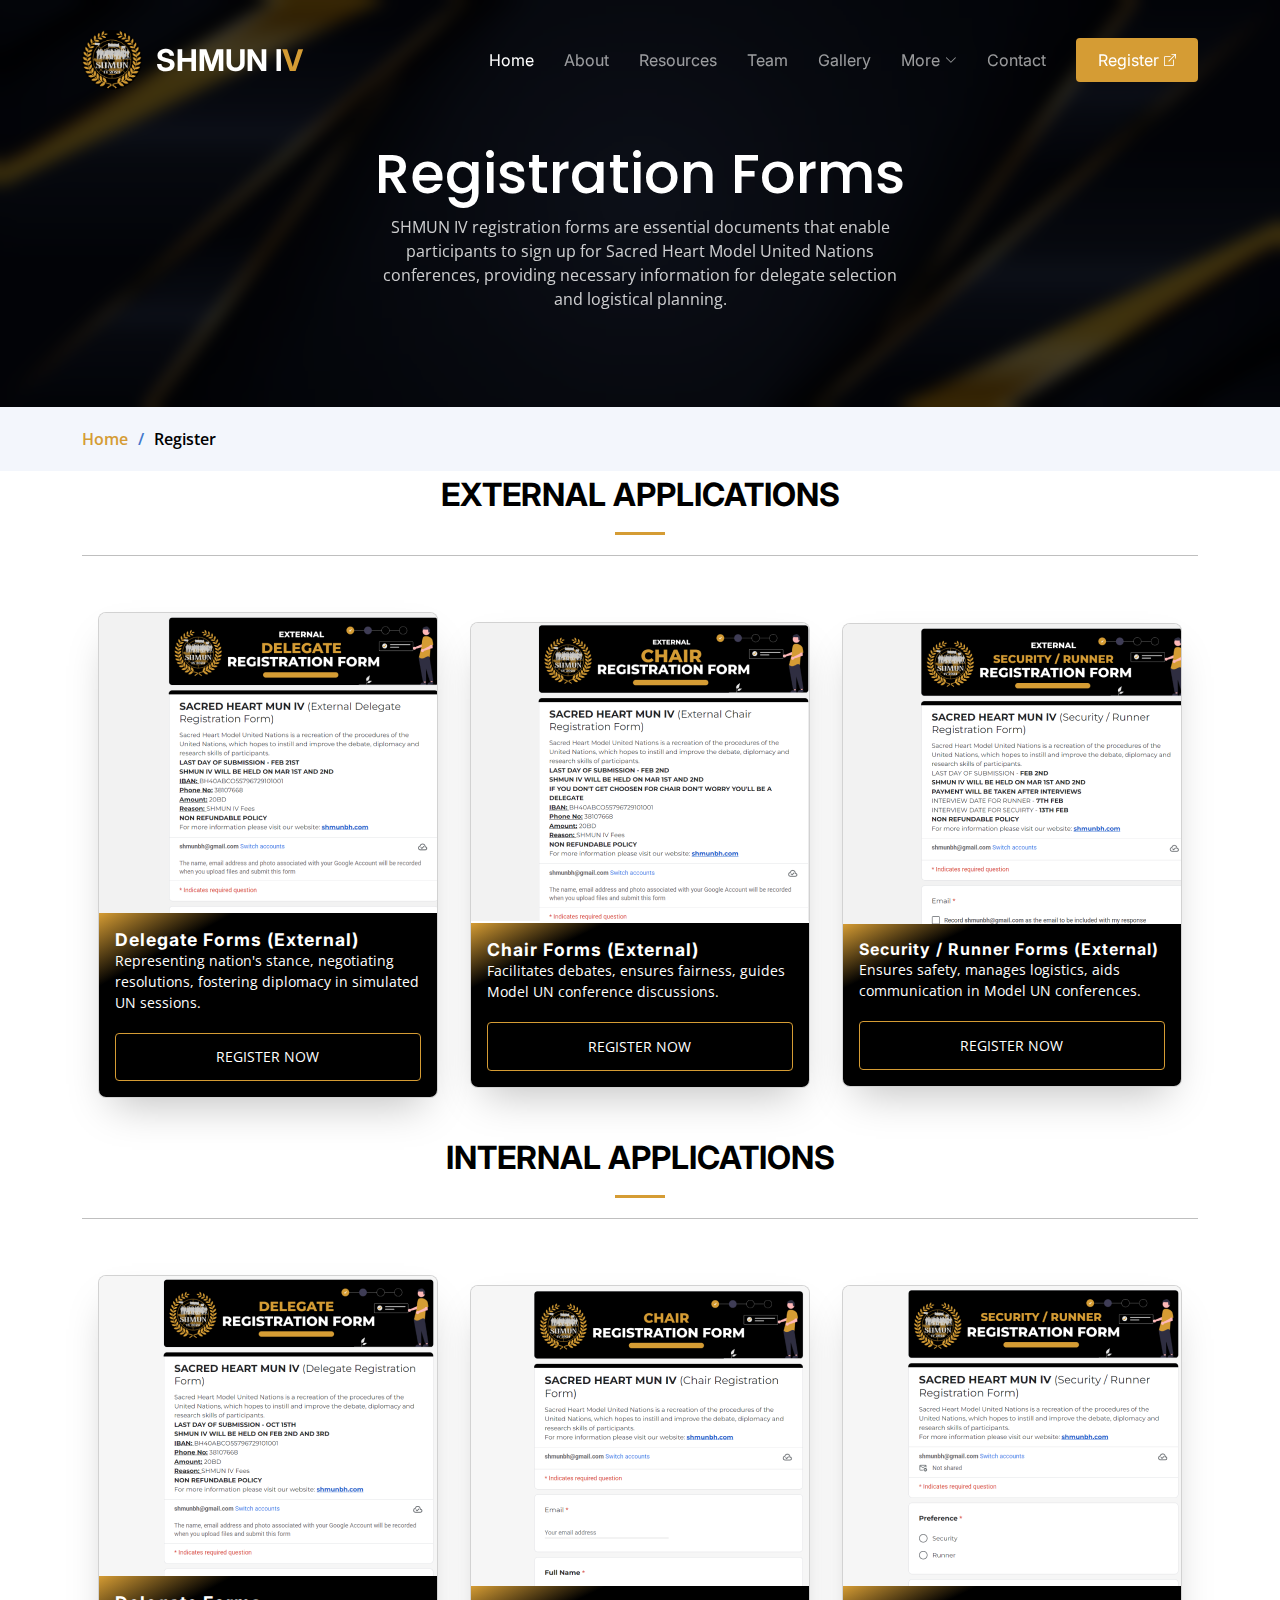
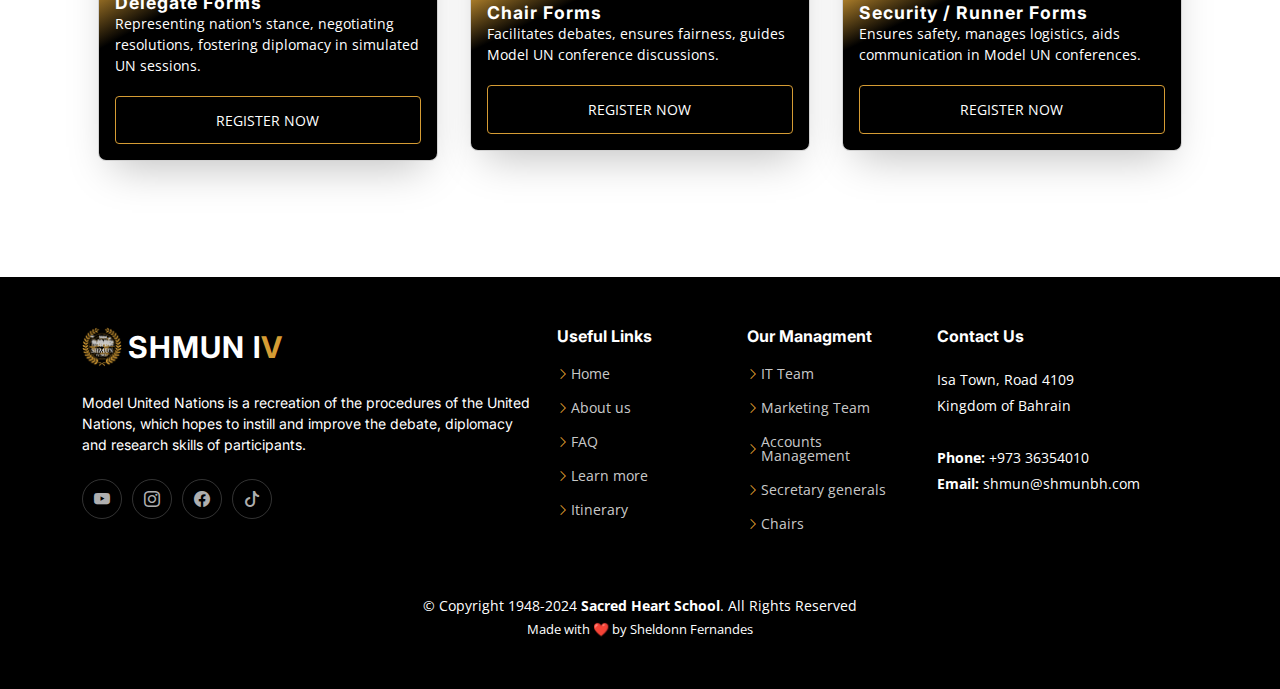
<file: register.html>
<!DOCTYPE html>
<html lang="en">

<head>
<html lang="en">
  <!-- Meta Tags -->
<meta name="viewport" content="width=device-width, initial-scale=1.0">
<!-- Share/Embed Content -->
  <meta name="author" content="Sheldonn Fernandes">
<meta name="msapplication-TileColor" content="#D59C34">
<meta name="theme-color" content="#D59C34">
<meta charset="UTF-8">
<meta name="viewport" content="">
<meta name="description" content="Model United Nations is a recreation of the procedures of the United Nations, which hopes to instill and improve the debate, diplomacy and research skills of participants.">
<meta name="keywords" content="shmun">
<meta property="og:title" content="" />
<meta property="og:type" content="website" />
<meta property="og:description" content="Model United Nations is a recreation of the procedures of the United Nations, which hopes to instill and improve the debate, diplomacy and research skills of participants." />
<meta property="og:site_name" content="SHMUN">  
<meta itemprop="name" content="">  
<meta property="og:image" content="i.imgur.com/agLhrTH.png"/>
<meta itemprop="description" content="">  
<meta name="twitter:title" content="SHMUN IV">  
<meta name="twitter:description" content="Model United Nations is a recreation of the procedures of the United Nations, which hopes to instill and improve the debate, diplomacy and research skills of participants.">  
<meta name="viewport" content="width=device-width,initial-scale=1.0,user-scalable=no" />
<meta charset="web-link" />
<link rel="icon" href="assets/img/logo.png">
<link rel="shortcut icon" id="favicon" href="assets/img/logo.png">
<link rel="icon" type="image/png" href="assets/img/logo.png">
<link rel="icon" href="assets/img/logo.png">
 <!-- End of Meta Tags -->
<!-- Website title -->
<title>Registration - SHMUN IV</title>
<!-- End of website title -->

  <!-- Google Fonts -->
  <link rel="preconnect" href="https://fonts.googleapis.com">
  <link rel="preconnect" href="https://fonts.gstatic.com" crossorigin>
  <link href="https://fonts.googleapis.com/css2?family=Open+Sans:ital,wght@0,300;0,400;0,500;0,600;0,700;1,300;1,400;1,600;1,700&family=Poppins:ital,wght@0,300;0,400;0,500;0,600;0,700;1,300;1,400;1,500;1,600;1,700&family=Inter:ital,wght@0,300;0,400;0,500;0,600;0,700;1,300;1,400;1,500;1,600;1,700&display=swap" rel="stylesheet">

  <!-- Vendor CSS Files -->
  <link href="assets/vendor/bootstrap/css/bootstrap.min.css" rel="stylesheet">
  <link href="assets/vendor/bootstrap-icons/bootstrap-icons.css" rel="stylesheet">
  <link href="assets/vendor/fontawesome-free/css/all.min.css" rel="stylesheet">
  <link href="assets/vendor/glightbox/css/glightbox.min.css" rel="stylesheet">
  <link href="assets/vendor/swiper/swiper-bundle.min.css" rel="stylesheet">
  <link href="assets/vendor/aos/aos.css" rel="stylesheet">

  <!--  Main CSS File -->
  <link href="assets/css/main.css" rel="stylesheet">

</head>

<body>

  <!-- ======= Header ======= -->
  <header id="header" class="header d-flex align-items-center fixed-top">
    <div class="container-fluid container-xl d-flex align-items-center justify-content-between">

      <a href="index.html" class="logo d-flex align-items-center">
        <!-- Uncomment the line below if you also wish to use an image logo -->
         <img src="assets/img/logo.png" alt=""> <h1> &nbsp; SHMUN l<span style="color: #D59C34;">V</span></h1>
      </a>

      <i class="mobile-nav-toggle mobile-nav-show bi bi-list"></i>
      <i class="mobile-nav-toggle mobile-nav-hide d-none bi bi-x"></i>
      <nav id="navbar" class="navbar">
        <ul>
          <li><a href="index.html" class="active">Home</a></li>
          <li><a href="">About</a></li>
          <li><a href="resources.html">Resources</a></li>
          <li><a href="team.html">Team</a></li>
          <li><a href="gallery.html">Gallery</a></li>
          <li class="dropdown"><a href="#"><span>More</span> <i class="bi bi-chevron-down dropdown-indicator"></i></a>
            <ul>
              <li><a href="#">Council allocations</a></li>
              <li class="dropdown"><a href="#"><span>Socials</span> <i class="bi bi-chevron-down dropdown-indicator"></i></a>
                <ul>
                  <li><a href="https://www.youtube.com/@SHMUNIV/">YouTube</a></li>
                  <li><a href="https://www.instagram.com/shmun.bh/">Instagram</a></li>
                  <li><a href="#">FaceBook</a></li>
                  <li><a href="https://www.tiktok.com/@shmun.bh">Tiktok</a></li>
                </ul>
              </li>
              <li><a href="#">Hand book</a></li>
              <li><a href="#">Press</a></li>
              <li><a href="#">Terms of service</a></li>
            </ul>
          </li>
          <li><a href="contact.html">Contact</a></li>
          <li><a class="get-a-quote" href="register.html" target="_blank">Register <i class="bi bi-box-arrow-up-right"></i></a></li>
        </ul>
      </nav><!-- .navbar -->

    </div>
  </header>
  <!-- End Header -->

  <main id="main">

    <!-- ======= Breadcrumbs ======= -->
    <div class="breadcrumbs">
      <div class="page-header d-flex align-items-center" style="background-image: url('assets/img/page-header.jpg');">
        <div class="container position-relative">
          <div class="row d-flex justify-content-center">
            <div class="col-lg-6 text-center">
              <h2>Registration Forms</h2>
              <p>SHMUN IV registration forms are essential documents that enable participants to sign up for Sacred Heart Model United Nations conferences, providing necessary information for delegate selection and logistical planning.</p>
            </div>
          </div>
        </div>
      </div>
      <nav>
        <div class="container">
          <ol>
            <li><a href="index.html">Home</a></li>
            <li>Register</li>
          </ol>
        </div>
      </nav>
    </div><!-- End Breadcrumbs -->

    <!-- ======= Horizontal Pricing Section ======= -->
    <section id="horizontal-pricing" class="horizontal-pricing pt-0">
      <div class="container" data-aos="fade-up">
             <div class="section-header">
          <h2>External Applications</h2>
          <hr>
        </div>
    <ul class="cards">
    <li class="cards_item">
      <div class="card">
        <div class="card_image"><img src="assets/img/delegate-external.png"></div>
        <div class="card_content">
          <h2 class="card_title">Delegate Forms (External)</h2>
          <p class="card_text">Representing nation's stance, negotiating resolutions, fostering diplomacy in simulated UN sessions.</p>
          <a href="https://forms.gle/WVLYypWdUeD5EpsQ9"><button class="btn card_btn">Register Now</button></a>
        </div>
      </div>
    </li>
    <li class="cards_item">
      <div class="card">
        <div class="card_image"><img src="assets/img/chair-external.png"></div>
        <div class="card_content">
          <h2 class="card_title">Chair Forms (External)</h2>
          <p class="card_text">Facilitates debates, ensures fairness, guides Model UN conference discussions.</p>
          <a href="https://forms.gle/bXHUCestM3nKjXVr6"><button class="btn card_btn">Register Now</button></a>
        </div>
      </div>
    </li>
    <li class="cards_item">
      <div class="card">
        <div class="card_image"><img src="assets/img/Security-Runner-external.png"></div>
        <div class="card_content">
          <h2 class="card_title" style="font-size: 16px;">Security / Runner Forms (External)</h2>
          <p class="card_text">Ensures safety, manages logistics, aids communication in Model UN conferences.</p>
          <a href="https://forms.gle/Xea1mCJmgBA27VpL6"><button class="btn card_btn">Register Now</button></a>
        </div>
      </div>
    </li>
    </ul>
        <div class="section-header">
          <h2>Internal Applications</h2>
          <hr>
        </div>
     <ul class="cards">
    <li class="cards_item">
      <div class="card">
        <div class="card_image"><img src="assets/img/Delegate.png"></div>
        <div class="card_content">
          <h2 class="card_title">Delegate Forms</h2>
          <p class="card_text">Representing nation's stance, negotiating resolutions, fostering diplomacy in simulated UN sessions.</p>
          <a href="https://forms.gle/VkqYVnSirS1cXx9t9"><button class="btn card_btn">Register Now</button></a>
        </div>
      </div>
    </li>
    <li class="cards_item">
      <div class="card">
        <div class="card_image"><img src="assets/img/Chair.png"></div>
        <div class="card_content">
          <h2 class="card_title">Chair Forms</h2>
          <p class="card_text">Facilitates debates, ensures fairness, guides Model UN conference discussions.</p>
          <a href="https://forms.gle/TuHEy7ZJsxXdbQTz9"><button class="btn card_btn">Register Now</button></a>
        </div>
      </div>
    </li>
    <li class="cards_item">
      <div class="card">
        <div class="card_image"><img src="assets/img/Security-Runner.png"></div>
        <div class="card_content">
          <h2 class="card_title">Security / Runner Forms</h2>
          <p class="card_text">Ensures safety, manages logistics, aids communication in Model UN conferences.</p>
          <a href="https://forms.gle/ucUyUC13Nt9SHoBY6"><button class="btn card_btn">Register Now</button></a>
        </div>
      </div>
    </li>
    </ul>
</div>

      </div>
    </section><!-- End Horizontal Pricing Section -->

  </main><!-- End #main -->

  <!-- ======= Footer ======= -->
  <footer id="footer" class="footer">

    <div class="container">
      <div class="row gy-4">
        <div class="col-lg-5 col-md-12 footer-info">
          <a href="index.html" class="logo d-flex align-items-center">
            <img src="assets/img/logo.png" alt=""> <span>SHMUN l<span style="color: #D59C34;">V</span></span>
          </a>
          <p>Model United Nations is a recreation of the procedures of the United Nations, which hopes to instill and improve the debate, diplomacy and research skills of participants.</p>
          <div class="social-links d-flex mt-4">
            <a href="https://www.youtube.com/@SHMUNIV/" class="youtubr"><i class="bi bi-youtube"></i></a>
            <a href="https://www.instagram.com/shmun.bh/" class="instagram"><i class="bi bi-instagram"></i></a>
            <a href="#" class="facebook"><i class="bi bi-facebook"></i></a>
            <a href="https://www.tiktok.com/@shmun.bh" class="tiktok"><i class="bi bi-tiktok"></i></a>
          </div>
        </div>

        <div class="col-lg-2 col-6 footer-links">
          <h4>Useful Links</h4>
          <ul>
            <li><i class="bi bi-chevron-right" style="color: #f8b537;"></i> <a href="#">Home</a></li>
            <li><i class="bi bi-chevron-right" style="color: #f8b537;"></i> <a href="#">About us</a></li>
            <li><i class="bi bi-chevron-right" style="color: #f8b537;"></i> <a href="#">FAQ</a></li>
            <li><i class="bi bi-chevron-right" style="color: #f8b537;"></i> <a href="#">Learn more</a></li>
            <li><i class="bi bi-chevron-right" style="color: #f8b537;"></i> <a href="#">Itinerary</a></li>
          </ul>
        </div>

        <div class="col-lg-2 col-6 footer-links">
          <h4>Our Managment</h4>
          <ul>
            <li><i class="bi bi-chevron-right" style="color: #f8b537;"></i> <a href="#">IT Team</a></li>
            <li><i class="bi bi-chevron-right" style="color: #f8b537;"></i> <a href="#">Marketing Team</a></li>
            <li><i class="bi bi-chevron-right" style="color: #f8b537;"></i> <a href="#">Accounts Management</a></li>
            <li><i class="bi bi-chevron-right" style="color: #f8b537;"></i> <a href="#">Secretary generals</a></li>
            <li><i class="bi bi-chevron-right" style="color: #f8b537;"></i> <a href="#">Chairs</a></li>
          </ul>
        </div>

        <div class="col-lg-3 col-md-12 footer-contact text-center text-md-start">
          <h4>Contact Us</h4>
          <p>
            Isa Town, Road 4109<br>
            Kingdom of Bahrain <br><br>
            <strong>Phone:</strong> +973 36354010<br>
            <strong>Email:</strong> shmun@shmunbh.com<br>
          </p>

        </div>

      </div>
    </div>

    <div class="container mt-4">
      <div class="copyright">
        &copy; Copyright 1948-2024 <strong><span>Sacred Heart School</span></strong>. All Rights Reserved
      </div>
      <div class="credits">
        Made with ❤️ by <a href="">Sheldonn Fernandes</a>
      </div>
    </div>

  </footer><!-- End Footer -->
  <!-- End Footer -->

  <a href="#" class="scroll-top d-flex align-items-center justify-content-center"><i class="bi bi-arrow-up-short"></i></a>

  <div id="preloader"></div>

  <!-- Vendor JS Files -->
  <script src="assets/vendor/bootstrap/js/bootstrap.bundle.min.js"></script>
  <script src="assets/vendor/purecounter/purecounter_vanilla.js"></script>
  <script src="assets/vendor/glightbox/js/glightbox.min.js"></script>
  <script src="assets/vendor/swiper/swiper-bundle.min.js"></script>
  <script src="assets/vendor/aos/aos.js"></script>
  <script src="assets/vendor/php-email-form/validate.js"></script>

  <!-- Template Main JS File -->
  <script src="assets/js/main.js"></script>

</body>

</html>

<style>
  .section-header {
    text-align: center;
    padding: 5px 0;
    position: relative;
}
  .btn {
  color: #ffffff;
  padding: 0.8rem;
  font-size: 14px;
  text-transform: uppercase;
  border-radius: 4px;
  font-weight: 400;
  display: block;
  width: 100%;
  cursor: pointer;
  border: 1px solid #D59C34;
  background: transparent;
    -webkit-transition: all ease 0.3s;
  -o-transition: all ease 0.3s;
  transition: all ease 0.3s;
}

.btn:hover {
  background-color: #D59C34;
  color: #ffffff;
}

.cards {
  display: flex;
  flex-wrap: wrap;
  list-style: none;
  margin: 0;
  padding: 0;
}

.cards_item {
  display: flex;
  padding: 1rem;
}

@media (min-width: 40rem) {
  .cards_item {
    width: 50%;
  }
}

@media (min-width: 56rem) {
  .cards_item {
    width: 33.3333%;
  }
}

.card {
  background-color: white;
  border-radius: 8px;
  box-shadow: 0 20px 40px -14px rgba(0, 0, 0, 0.25);
  display: flex;
  flex-direction: column;
  overflow: hidden;
}

.card_content {
  padding: 1rem;
  background: linear-gradient(to top left, #000 80%, #D59C34 100%);
}

.card_title {
  color: #ffffff;
  font-size: 1.1rem;
  font-weight: 700;
  letter-spacing: 1px;
  text-transform: capitalize;
  margin: 0px;
}

.card_text {
  color: #ffffff;
  font-size: 0.875rem;
  line-height: 1.5;
  margin-bottom: 1.25rem;    
  font-weight: 400;
}
.made_by{
  font-weight: 400;
  font-size: 13px;
  margin-top: 35px;
  text-align: center;
}
.card_image {
  border-radius: 8px;
}
</style>
</file>
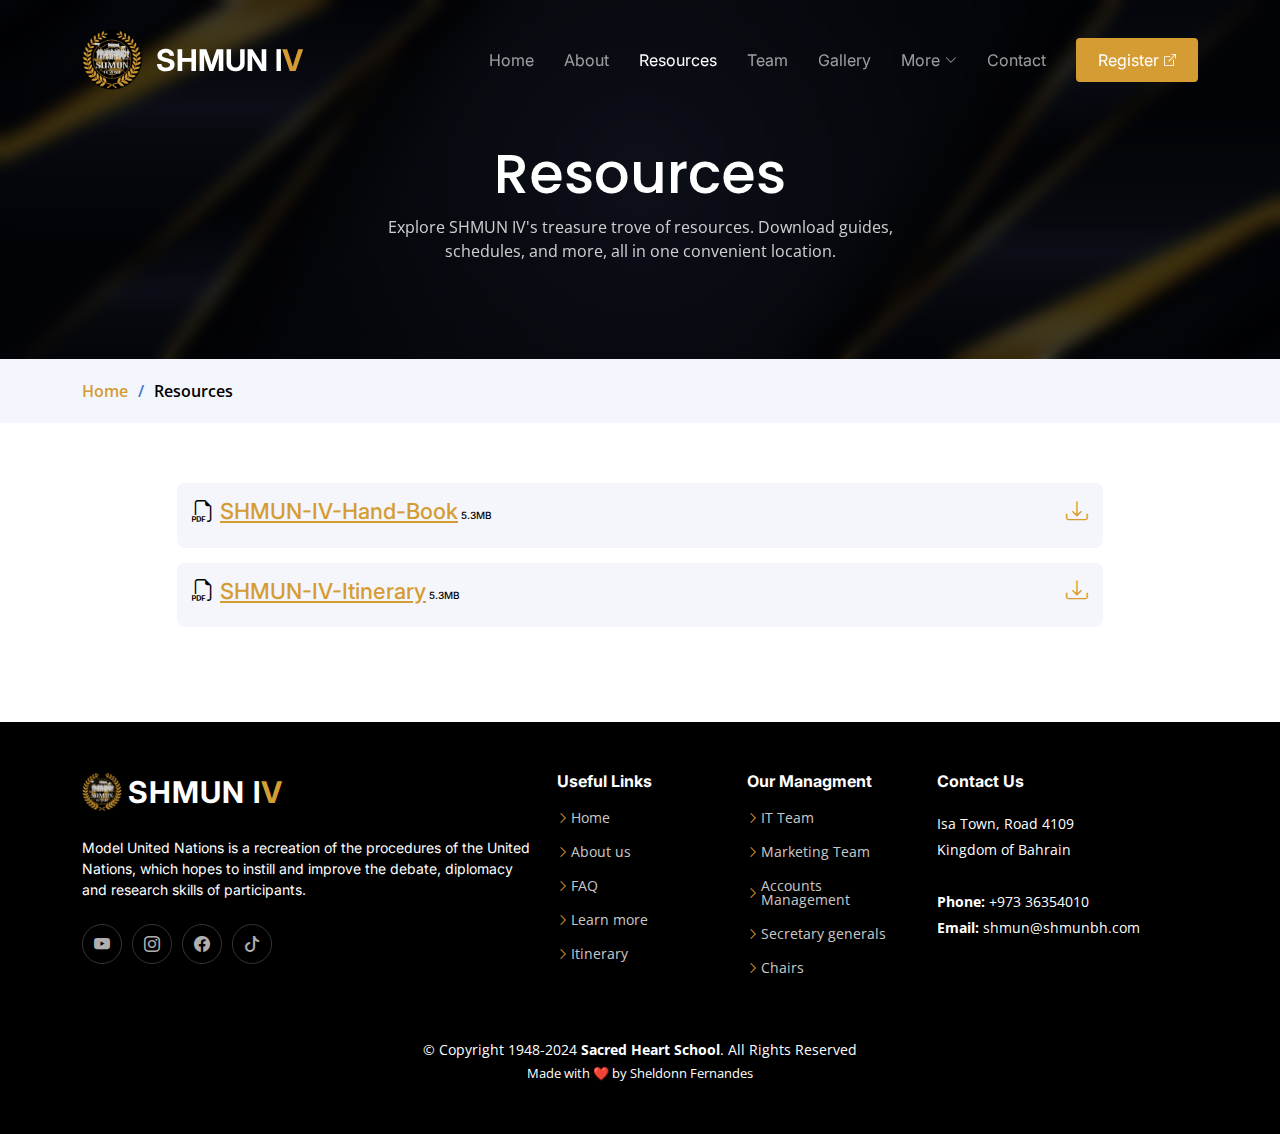
<file: resources.html>
<!DOCTYPE html>
<html lang="en">

<head>
<html lang="en">
  <!-- Meta Tags -->
<meta name="viewport" content="width=device-width, initial-scale=1.0">
<!-- Share/Embed Content -->
  <meta name="author" content="Sheldonn Fernandes">
<meta name="msapplication-TileColor" content="#D59C34">
<meta name="theme-color" content="#D59C34">
<meta charset="UTF-8">
<meta name="viewport" content="">
<meta name="description" content="Model United Nations is a recreation of the procedures of the United Nations, which hopes to instill and improve the debate, diplomacy and research skills of participants.">
<meta name="keywords" content="shmun">
<meta property="og:title" content="" />
<meta property="og:type" content="website" />
<meta property="og:description" content="Model United Nations is a recreation of the procedures of the United Nations, which hopes to instill and improve the debate, diplomacy and research skills of participants." />
<meta property="og:site_name" content="SHMUN">  
<meta itemprop="name" content="">  
<meta property="og:image" content="i.imgur.com/agLhrTH.png"/>
<meta itemprop="description" content="">  
<meta name="twitter:title" content="SHMUN IV">  
<meta name="twitter:description" content="Model United Nations is a recreation of the procedures of the United Nations, which hopes to instill and improve the debate, diplomacy and research skills of participants.">  
<meta name="viewport" content="width=device-width,initial-scale=1.0,user-scalable=no" />
<meta charset="web-link" />
<link rel="icon" href="assets/img/logo.png">
<link rel="shortcut icon" id="favicon" href="assets/img/logo.png">
<link rel="icon" type="image/png" href="assets/img/logo.png">
<link rel="icon" href="assets/img/logo.png">
 <!-- End of Meta Tags -->
<!-- Website title -->
<title>Resources - SHMUN IV</title>
<!-- End of website title -->

  <!-- Google Fonts -->
  <link rel="preconnect" href="https://fonts.googleapis.com">
  <link rel="preconnect" href="https://fonts.gstatic.com" crossorigin>
  <link href="https://fonts.googleapis.com/css2?family=Open+Sans:ital,wght@0,300;0,400;0,500;0,600;0,700;1,300;1,400;1,600;1,700&family=Poppins:ital,wght@0,300;0,400;0,500;0,600;0,700;1,300;1,400;1,500;1,600;1,700&family=Inter:ital,wght@0,300;0,400;0,500;0,600;0,700;1,300;1,400;1,500;1,600;1,700&display=swap" rel="stylesheet">

  <!-- Vendor CSS Files -->
  <link href="assets/vendor/bootstrap/css/bootstrap.min.css" rel="stylesheet">
  <link href="assets/vendor/bootstrap-icons/bootstrap-icons.css" rel="stylesheet">
  <link href="assets/vendor/fontawesome-free/css/all.min.css" rel="stylesheet">
  <link href="assets/vendor/glightbox/css/glightbox.min.css" rel="stylesheet">
  <link href="assets/vendor/swiper/swiper-bundle.min.css" rel="stylesheet">
  <link href="assets/vendor/aos/aos.css" rel="stylesheet">

  <!--  Main CSS File -->
  <link href="assets/css/main.css" rel="stylesheet">

</head>

<body>

  <!-- ======= Header ======= -->
  <header id="header" class="header d-flex align-items-center fixed-top">
    <div class="container-fluid container-xl d-flex align-items-center justify-content-between">

      <a href="index.html" class="logo d-flex align-items-center">
        <!-- Uncomment the line below if you also wish to use an image logo -->
         <img src="assets/img/logo.png" alt=""> <h1> &nbsp; SHMUN l<span style="color: #D59C34;">V</span></h1>
      </a>

      <i class="mobile-nav-toggle mobile-nav-show bi bi-list"></i>
      <i class="mobile-nav-toggle mobile-nav-hide d-none bi bi-x"></i>
      <nav id="navbar" class="navbar">
        <ul>
          <li><a href="index.html">Home</a></li>
          <li><a href="">About</a></li>
          <li><a href="" class="active">Resources</a></li>
          <li><a href="team.html">Team</a></li>
          <li><a href="gallery.html">Gallery</a></li>
          <li class="dropdown"><a href="#"><span>More</span> <i class="bi bi-chevron-down dropdown-indicator"></i></a>
            <ul>
              <li><a href="#">Council allocations</a></li>
              <li class="dropdown"><a href="#"><span>Socials</span> <i class="bi bi-chevron-down dropdown-indicator"></i></a>
                <ul>
                  <li><a href="https://www.youtube.com/@SHMUNIV/">YouTube</a></li>
                  <li><a href="https://www.instagram.com/shmun.bh/">Instagram</a></li>
                  <li><a href="#">FaceBook</a></li>
                  <li><a href="https://www.tiktok.com/@shmun.bh">Tiktok</a></li>
                </ul>
              </li>
              <li><a href="#">Hand book</a></li>
              <li><a href="#">Press</a></li>
              <li><a href="#">Terms of service</a></li>
            </ul>
          </li>
          <li><a href="contact.html">Contact</a></li>
          <li><a class="get-a-quote" href="register.html" target="_blank">Register <i class="bi bi-box-arrow-up-right"></i></a></li>
        </ul>
      </nav><!-- .navbar -->

    </div>
  </header>
  <!-- End Header -->
  <main id="main">

    <!-- ======= Breadcrumbs ======= -->
    <div class="breadcrumbs">
      <div class="page-header d-flex align-items-center" style="background-image: url('assets/img/page-header.jpg');">
        <div class="container position-relative">
          <div class="row d-flex justify-content-center">
            <div class="col-lg-6 text-center">
              <h2>Resources</h2>
              <p>Explore SHMUN IV's treasure trove of resources. Download guides, schedules, and more, all in one convenient location.</p>
            </div>
          </div>
        </div>
      </div>
      <nav>
        <div class="container">
          <ol>
            <li><a href="index.html">Home</a></li>
            <li>Resources</li>
          </ol>
        </div>
      </nav>
    </div><!-- End Breadcrumbs -->

    <!-- ======= Frequently Asked Questions Section ======= -->
    <section id="faq" class="faq">
      <div class="container" data-aos="fade-up">

        <div class="row justify-content-center" data-aos="fade-up" data-aos-delay="200">
          <div class="col-lg-10">

            <div class="download-container">
                  <h1><i class="bi bi-filetype-pdf"></i> <a href="" style="text-decoration: underline; color: #D59C34;">SHMUN-IV-Hand-Book</a><span style="font-size: 10px;"> 5.3MB</span> <a href="assets/pdf/SHMUN GUIDE.pdf" download="shmun-22-delegate-guide"><i class="bi bi-download"></i></a></h1>
            </div>
            <div class="download-container">
                  <h1><i class="bi bi-filetype-pdf"></i> <a href="" style="text-decoration: underline; color: #D59C34;">SHMUN-IV-Itinerary</a><span style="font-size: 10px;"> 5.3MB</span> <a href="assets/pdf/SHMUN GUIDE.pdf" download="shmun-22-delegate-guide"><i class="bi bi-download"></i></a></h1>
            </div>

          </div>
        </div>

      </div>
    </section><!-- End Frequently Asked Questions Section -->

  <!-- ======= Footer ======= -->
  <footer id="footer" class="footer">

    <div class="container">
      <div class="row gy-4">
        <div class="col-lg-5 col-md-12 footer-info">
          <a href="index.html" class="logo d-flex align-items-center">
            <img src="assets/img/logo.png" alt=""> <span>SHMUN l<span style="color: #D59C34;">V</span></span>
          </a>
          <p>Model United Nations is a recreation of the procedures of the United Nations, which hopes to instill and improve the debate, diplomacy and research skills of participants.</p>
          <div class="social-links d-flex mt-4">
            <a href="https://www.youtube.com/@SHMUNIV/" class="youtubr"><i class="bi bi-youtube"></i></a>
            <a href="https://www.instagram.com/shmun.bh/" class="instagram"><i class="bi bi-instagram"></i></a>
            <a href="#" class="facebook"><i class="bi bi-facebook"></i></a>
            <a href="https://www.tiktok.com/@shmun.bh" class="tiktok"><i class="bi bi-tiktok"></i></a>
          </div>
        </div>

        <div class="col-lg-2 col-6 footer-links">
          <h4>Useful Links</h4>
          <ul>
            <li><i class="bi bi-chevron-right" style="color: #f8b537;"></i> <a href="#">Home</a></li>
            <li><i class="bi bi-chevron-right" style="color: #f8b537;"></i> <a href="#">About us</a></li>
            <li><i class="bi bi-chevron-right" style="color: #f8b537;"></i> <a href="#">FAQ</a></li>
            <li><i class="bi bi-chevron-right" style="color: #f8b537;"></i> <a href="#">Learn more</a></li>
            <li><i class="bi bi-chevron-right" style="color: #f8b537;"></i> <a href="#">Itinerary</a></li>
          </ul>
        </div>

        <div class="col-lg-2 col-6 footer-links">
          <h4>Our Managment</h4>
          <ul>
            <li><i class="bi bi-chevron-right" style="color: #f8b537;"></i> <a href="#">IT Team</a></li>
            <li><i class="bi bi-chevron-right" style="color: #f8b537;"></i> <a href="#">Marketing Team</a></li>
            <li><i class="bi bi-chevron-right" style="color: #f8b537;"></i> <a href="#">Accounts Management</a></li>
            <li><i class="bi bi-chevron-right" style="color: #f8b537;"></i> <a href="#">Secretary generals</a></li>
            <li><i class="bi bi-chevron-right" style="color: #f8b537;"></i> <a href="#">Chairs</a></li>
          </ul>
        </div>

        <div class="col-lg-3 col-md-12 footer-contact text-center text-md-start">
          <h4>Contact Us</h4>
          <p>
            Isa Town, Road 4109<br>
            Kingdom of Bahrain <br><br>
            <strong>Phone:</strong> +973 36354010<br>
            <strong>Email:</strong> shmun@shmunbh.com<br>
          </p>

        </div>

      </div>
    </div>

    <div class="container mt-4">
      <div class="copyright">
        &copy; Copyright 1948-2024 <strong><span>Sacred Heart School</span></strong>. All Rights Reserved
      </div>
      <div class="credits">
        Made with ❤️ by <a href="">Sheldonn Fernandes</a>
      </div>
    </div>

  </footer><!-- End Footer -->
  <!-- End Footer -->

  <a href="#" class="scroll-top d-flex align-items-center justify-content-center"><i class="bi bi-arrow-up-short"></i></a>

  <div id="preloader"></div>

  <!-- Vendor JS Files -->
  <script src="assets/vendor/bootstrap/js/bootstrap.bundle.min.js"></script>
  <script src="assets/vendor/purecounter/purecounter_vanilla.js"></script>
  <script src="assets/vendor/glightbox/js/glightbox.min.js"></script>
  <script src="assets/vendor/swiper/swiper-bundle.min.js"></script>
  <script src="assets/vendor/aos/aos.js"></script>
  <script src="assets/vendor/php-email-form/validate.js"></script>

  <!-- Template Main JS File -->
  <script src="assets/js/main.js"></script>

</body>

</html>

<style>
.download-container {
    background: #f5f6fb;
    border-radius: 8px;
    padding: 15px;
    margin-top: 10px;
    margin-bottom: 15px;
}
.download-container h1 {
  font-size: 22px;
}

.download-container .bi-download {
  float: right;
}
.faq {
  padding-top: 50px;
}

</style>
</file>
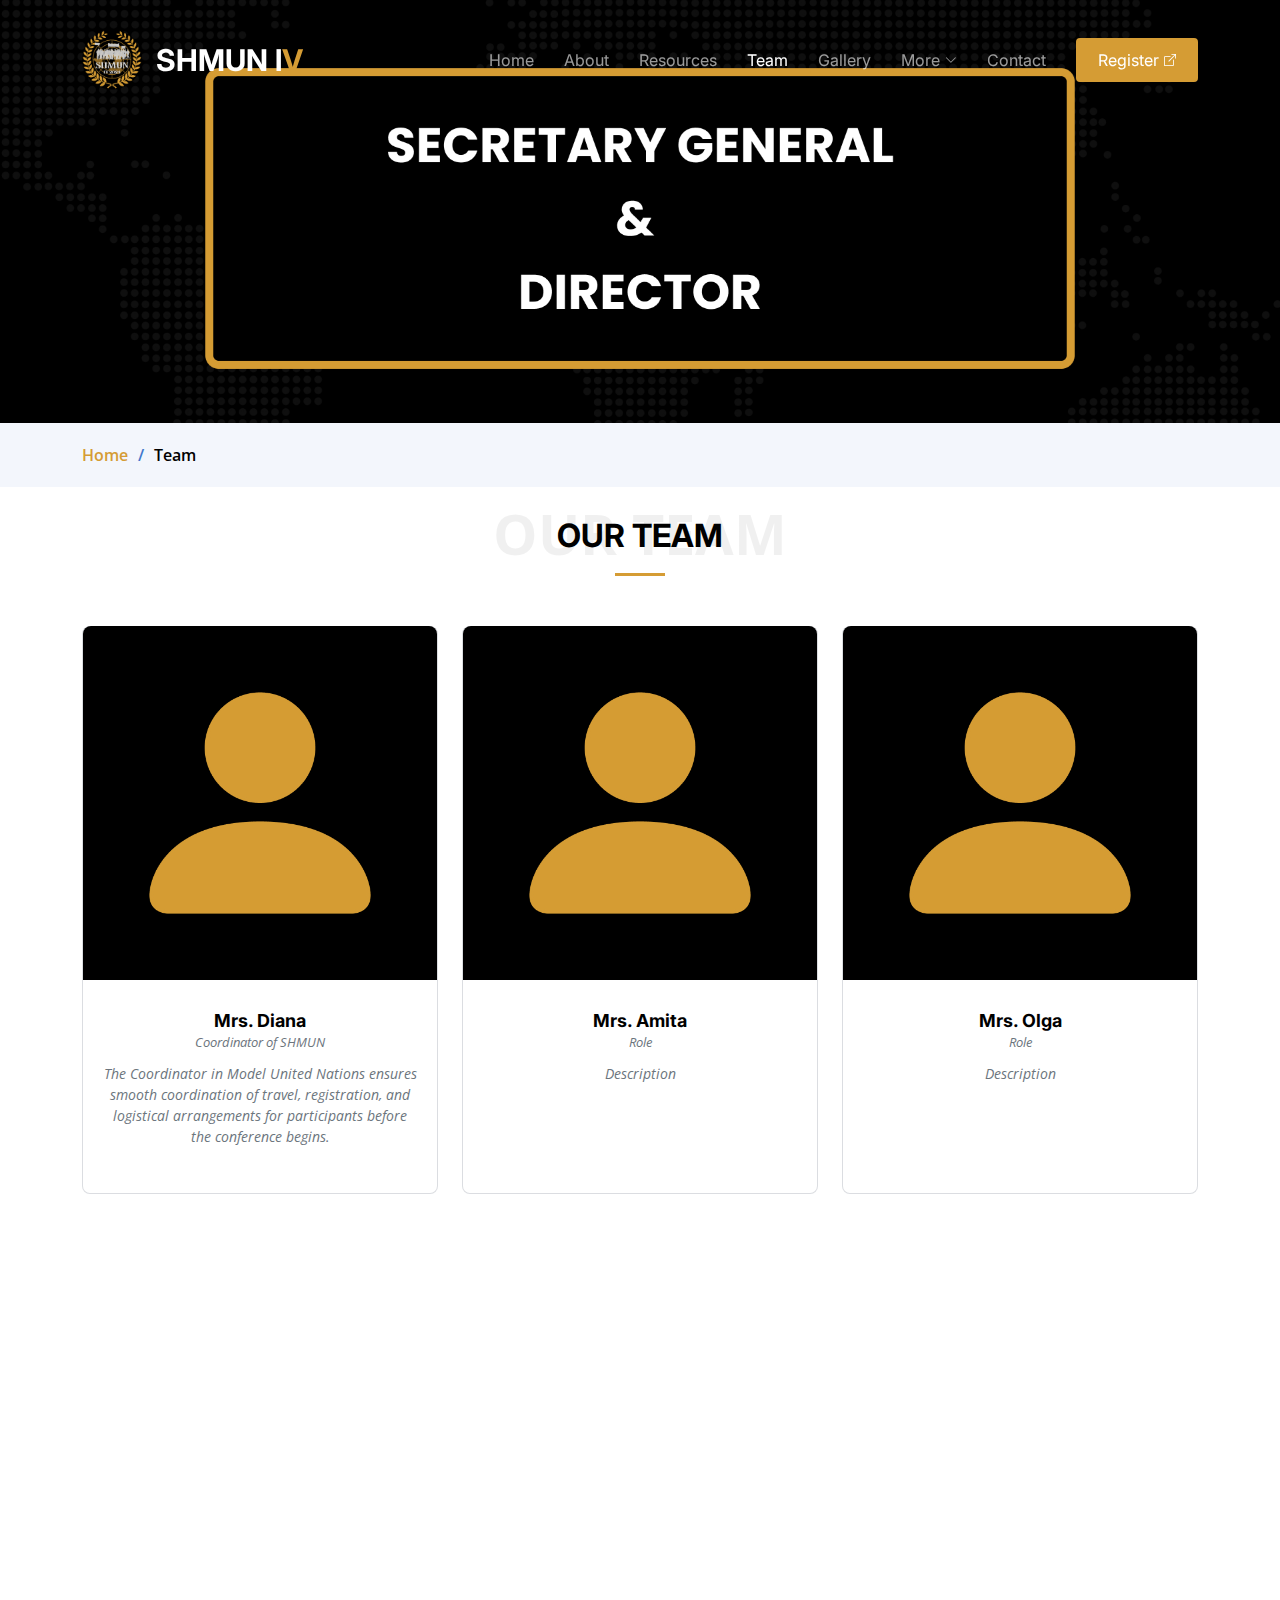
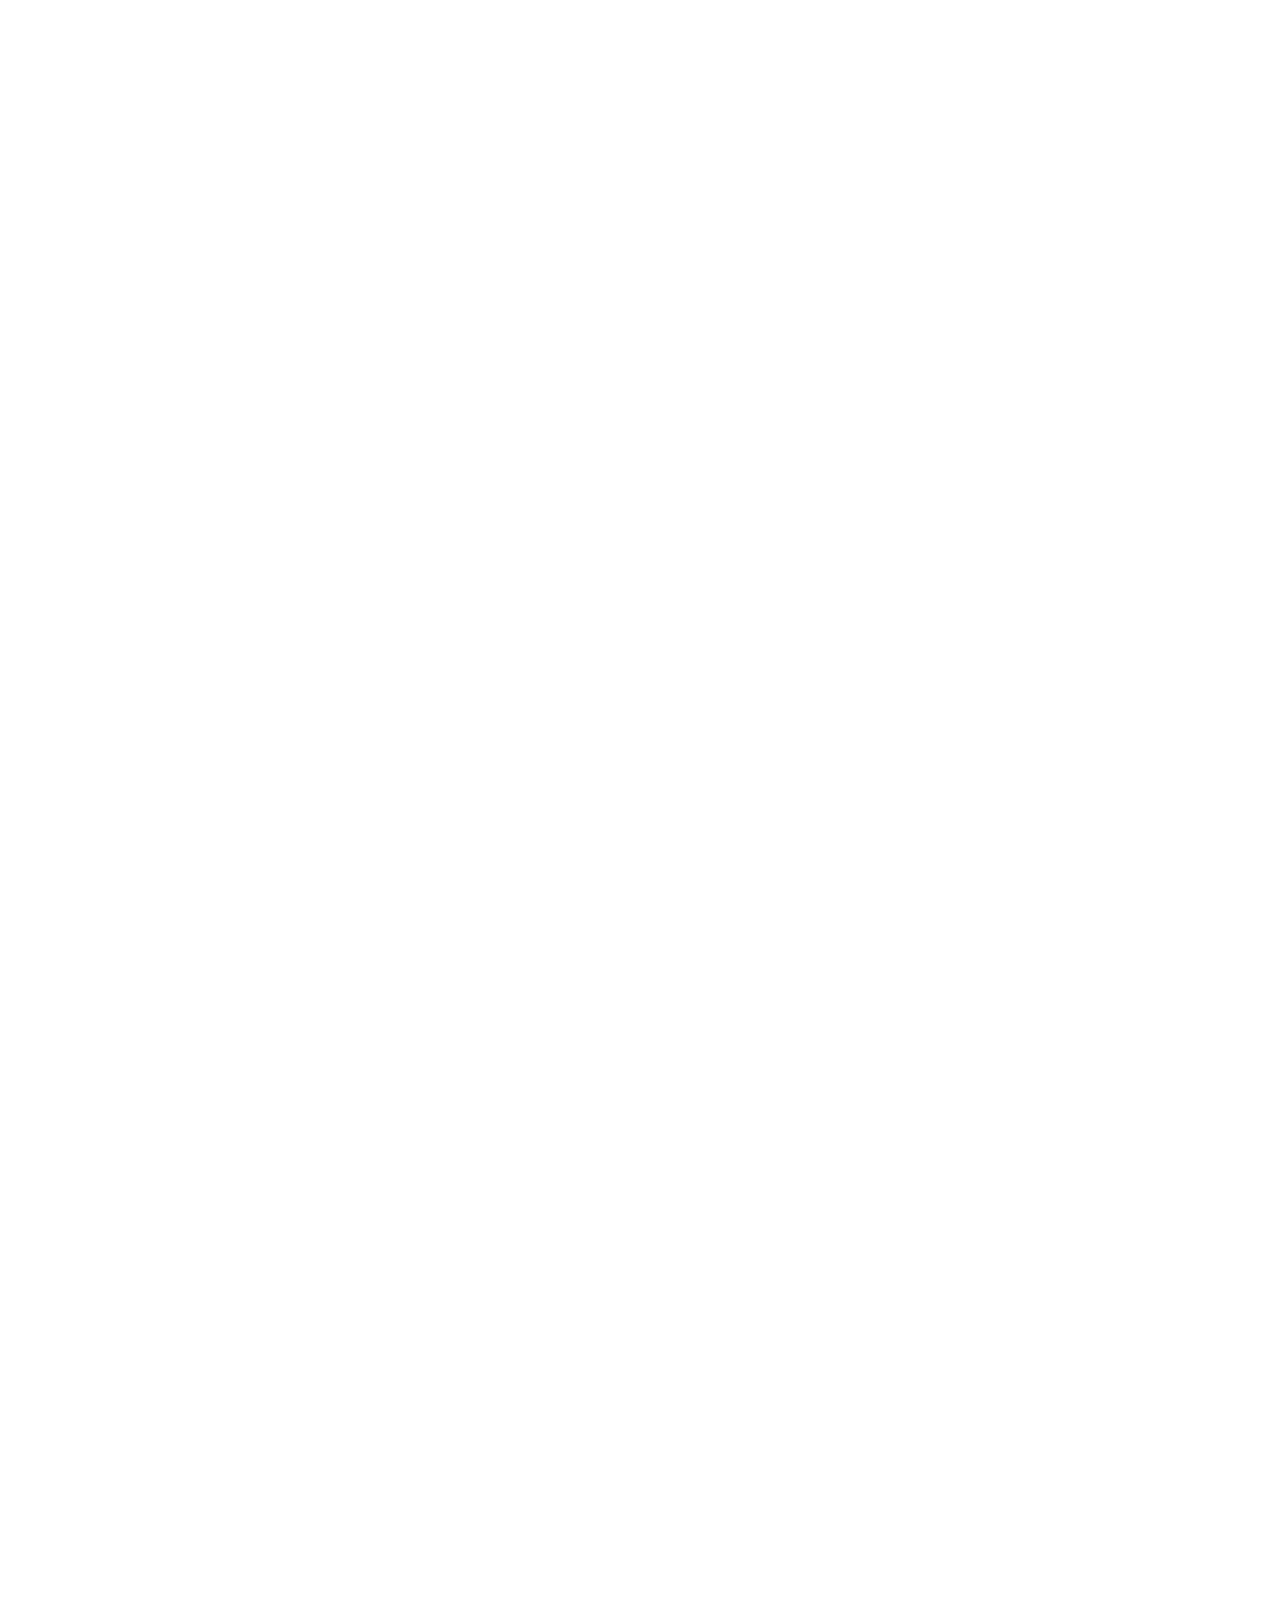
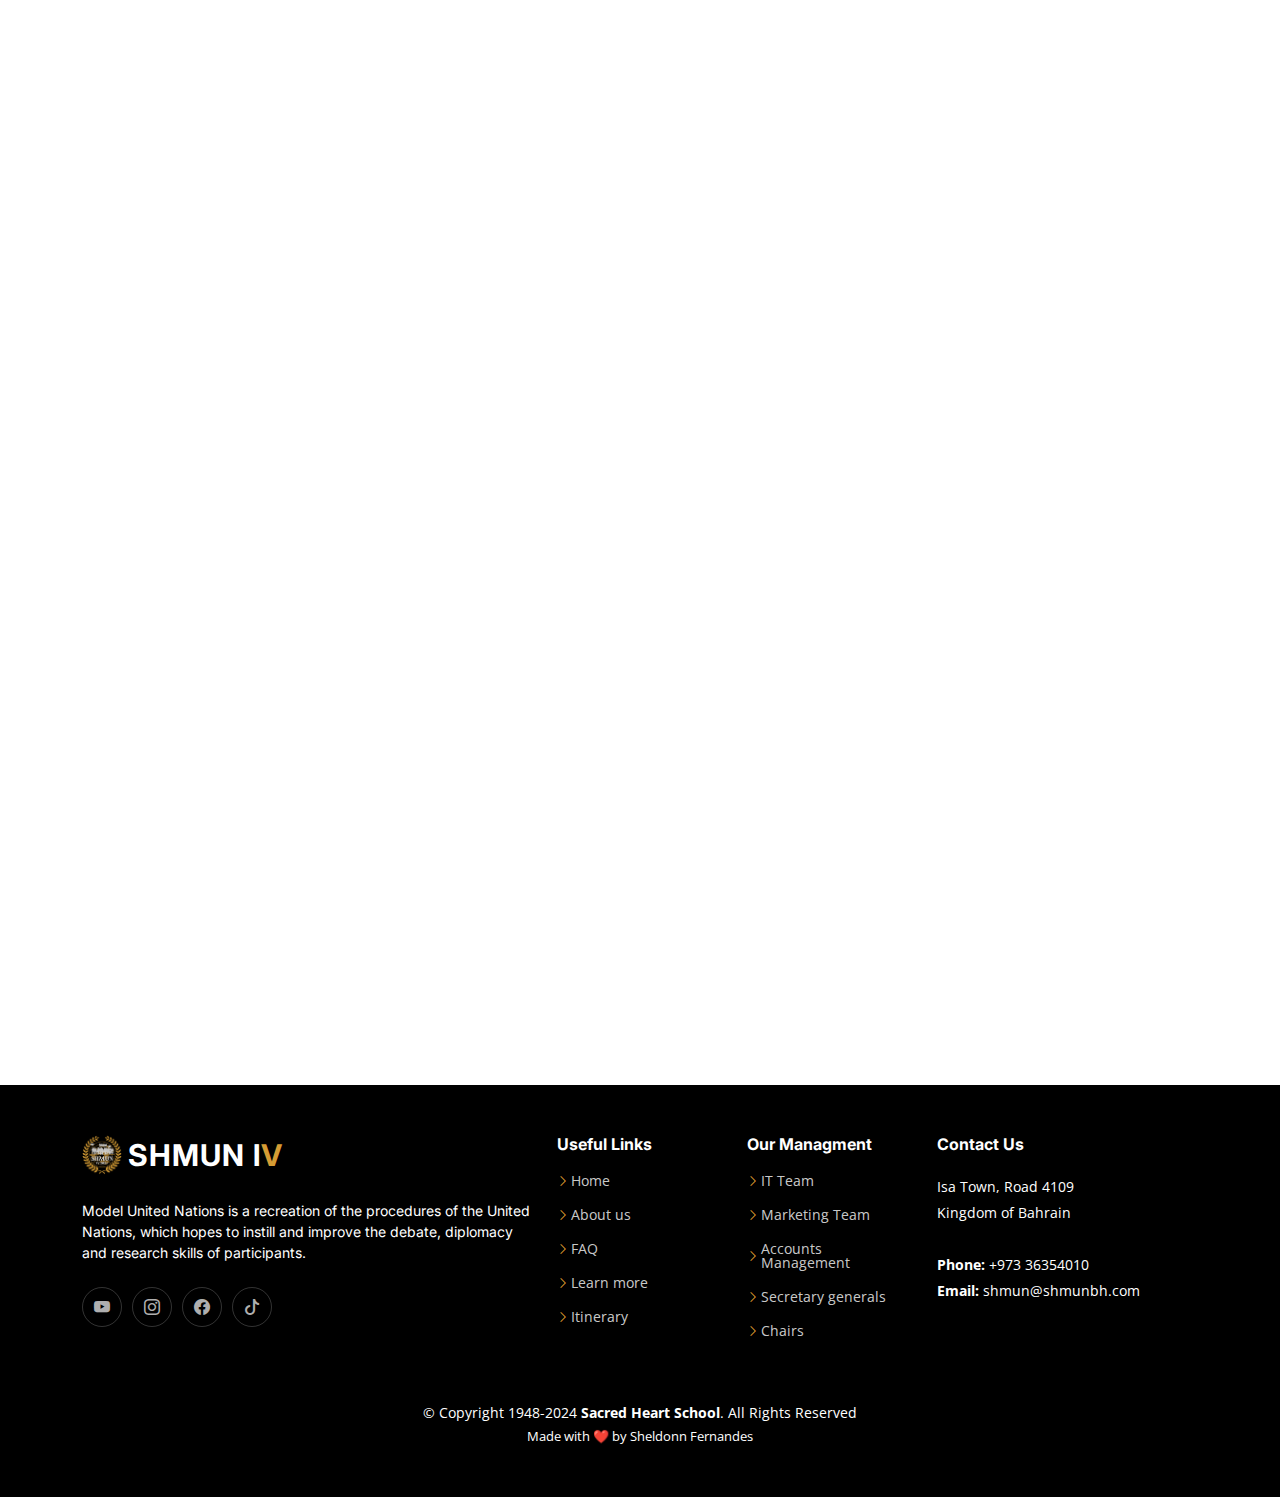
<file: team.html>
<!DOCTYPE html>
<html lang="en">

<head>
<html lang="en">
  <!-- Meta Tags -->
<meta name="viewport" content="width=device-width, initial-scale=1.0">
<!-- Share/Embed Content -->
  <meta name="author" content="Sheldonn Fernandes">
<meta name="msapplication-TileColor" content="#D59C34">
<meta name="theme-color" content="#D59C34">
<meta charset="UTF-8">
<meta name="viewport" content="">
<meta name="description" content="Model United Nations is a recreation of the procedures of the United Nations, which hopes to instill and improve the debate, diplomacy and research skills of participants.">
<meta name="keywords" content="shmun">
<meta property="og:title" content="" />
<meta property="og:type" content="website" />
<meta property="og:description" content="Model United Nations is a recreation of the procedures of the United Nations, which hopes to instill and improve the debate, diplomacy and research skills of participants." />
<meta property="og:site_name" content="shmunbh.com">  
<meta itemprop="name" content="">  
<meta property="og:image" content="i.imgur.com/agLhrTH.png"/>
<meta itemprop="description" content="">  
<meta name="twitter:title" content="SHMUN IV">  
<meta name="twitter:description" content="Model United Nations is a recreation of the procedures of the United Nations, which hopes to instill and improve the debate, diplomacy and research skills of participants.">  
<meta name="viewport" content="width=device-width,initial-scale=1.0,user-scalable=no" />
<meta charset="web-link" />
<link rel="icon" href="assets/img/logo.png">
<link rel="shortcut icon" id="favicon" href="assets/img/logo.png">
<link rel="icon" type="image/png" href="assets/img/logo.png">
<link rel="icon" href="assets/img/logo.png">
 <!-- End of Meta Tags -->
<!-- Website title -->
<title>Team - SHMUN IV</title>
<!-- End of website title -->

  <!-- Google Fonts -->
  <link rel="preconnect" href="https://fonts.googleapis.com">
  <link rel="preconnect" href="https://fonts.gstatic.com" crossorigin>
  <link href="https://fonts.googleapis.com/css2?family=Open+Sans:ital,wght@0,300;0,400;0,500;0,600;0,700;1,300;1,400;1,600;1,700&family=Poppins:ital,wght@0,300;0,400;0,500;0,600;0,700;1,300;1,400;1,500;1,600;1,700&family=Inter:ital,wght@0,300;0,400;0,500;0,600;0,700;1,300;1,400;1,500;1,600;1,700&display=swap" rel="stylesheet">

  <!-- Vendor CSS Files -->
  <link href="assets/vendor/bootstrap/css/bootstrap.min.css" rel="stylesheet">
  <link href="assets/vendor/bootstrap-icons/bootstrap-icons.css" rel="stylesheet">
  <link href="assets/vendor/fontawesome-free/css/all.min.css" rel="stylesheet">
  <link href="assets/vendor/glightbox/css/glightbox.min.css" rel="stylesheet">
  <link href="assets/vendor/swiper/swiper-bundle.min.css" rel="stylesheet">
  <link href="assets/vendor/aos/aos.css" rel="stylesheet">

  <!--  Main CSS File -->
  <link href="assets/css/main.css" rel="stylesheet">

</head>

<body>

  <!-- ======= Header ======= -->
  <header id="header" class="header d-flex align-items-center fixed-top">
    <div class="container-fluid container-xl d-flex align-items-center justify-content-between">

      <a href="index.html" class="logo d-flex align-items-center">
        <!-- Uncomment the line below if you also wish to use an image logo -->
         <img src="assets/img/logo.png" alt=""> <h1> &nbsp; SHMUN l<span style="color: #D59C34;">V</span></h1>
      </a>

      <i class="mobile-nav-toggle mobile-nav-show bi bi-list"></i>
      <i class="mobile-nav-toggle mobile-nav-hide d-none bi bi-x"></i>
      <nav id="navbar" class="navbar">
        <ul>
          <li><a href="index.html">Home</a></li>
          <li><a href="">About</a></li>
          <li><a href="resources.html">Resources</a></li>
          <li><a href="#team" class="active">Team</a></li>
          <li><a href="">Gallery</a></li>
          <li class="dropdown"><a href="#"><span>More</span> <i class="bi bi-chevron-down dropdown-indicator"></i></a>
            <ul>
              <li><a href="#">Download</a></li>
              <li class="dropdown"><a href="#"><span>Socials</span> <i class="bi bi-chevron-down dropdown-indicator"></i></a>
                <ul>
                  <li><a href="#">YouTube</a></li>
                  <li><a href="#">Instagram</a></li>
                  <li><a href="#">Twitter</a></li>
                  <li><a href="#">Tiktok</a></li>
                </ul>
              </li>
              <li><a href="#">Hand book</a></li>
              <li><a href="#">Press</a></li>
              <li><a href="#">Terms of service</a></li>
            </ul>
          </li>
          <li><a href="contact.html">Contact</a></li>
          <li><a class="get-a-quote" href="register.html" target="_blank">Register <i class="bi bi-box-arrow-up-right"></i></a></li>
        </ul>
      </nav><!-- .navbar -->

    </div>
  </header><!-- End Header -->
  <!-- End Header -->

  <main id="main">

    <!-- ======= Breadcrumbs ======= -->
    <div class="breadcrumbs">
      <div class="page-header d-flex align-items-center" style="background-image: url('assets/img/sg-dir-bg.jpg');">
        <div class="container position-relative">
          <div class="row d-flex justify-content-center">
            <div class="col-lg-6 text-center">
              <h2>Team</h2>
              <p>Meet the hard working team of Sacred Heart Model United Nations IV (SHMUN IV)</p>
              <p>Meet the hard working team of Sacred Heart Model United Nations IV (SHMUN IV)</p>
            </div>
          </div>
        </div>
      </div>
      <nav>
        <div class="container">
          <ol>
            <li><a href="index.html">Home</a></li>
            <li>Team</li>
          </ol>
        </div>
      </nav>
    </div><!-- End Breadcrumbs -->
  </main><!-- End #main -->

    <!-- ======= Our Team Section ======= -->
    <section id="team" class="team pt-0">
      <div class="container" data-aos="fade-up">

        <div class="section-header">
          <span>Our Team</span>
          <h2>Our Team</h2>

        </div>

        <div class="row" data-aos="fade-up" data-aos-delay="100">

          <div class="col-lg-4 col-md-6 d-flex">
            <div class="member">
              <img src="assets/img/team/team-1.jpg" class="img-fluid" alt="">
              <div class="member-content">
                <h4>Mrs. Diana</h4>
                <span>Coordinator of SHMUN</span>
                <p>
                 The Coordinator in Model United Nations ensures smooth coordination of travel, registration, and logistical arrangements for participants before the conference begins.
                </p>
              </div>
            </div>
          </div><!-- End Team Member -->

          <div class="col-lg-4 col-md-6 d-flex">
            <div class="member">
              <img src="assets/img/team/team-2.jpg" class="img-fluid" alt="">
              <div class="member-content">
                <h4>Mrs. Amita</h4>
                <span>Role</span>
                <p>
                  Description
                </p>
              </div>
            </div>
          </div><!-- End Team Member -->

          <div class="col-lg-4 col-md-6 d-flex">
            <div class="member">
              <img src="assets/img/team/team-3.jpg" class="img-fluid" alt="">
              <div class="member-content">
                <h4>Mrs. Olga</h4>
                <span>Role</span>
                <p>
                  Description
                </p>
              </div>
            </div>
          </div><!-- End Team Member -->

        </div>

        <div class="row" data-aos="fade-up" data-aos-delay="200">

          <div class="col-lg-4 col-md-6 d-flex">
            <div class="member">
              <img src="assets/img/team/Ferbinand.jpg" class="img-fluid" alt="">
              <div class="member-content">
                <h4>Ferbinand Orenzo</h4>
                <span>Director of SHMUN</span>
                <p>
                 The Director in Model United Nations plays a crucial role in monitoring student behavior and assisting the hosts during conferences.
                </p>
              </div>
            </div>
          </div><!-- End Team Member -->

          <div class="col-lg-4 col-md-6 d-flex">
            <div class="member">
              <img src="assets/img/team/Dhuha.jpg" class="img-fluid" alt="">
              <div class="member-content">
                <h4>Dhuha Masoodi</h4>
                <span>Secretary General</span>
                <p>
                  The Secretary-General in Model United Nations provides administrative guidance and promotes human rights to achieve strategic goals 
                </p>
              </div>
            </div>
          </div><!-- End Team Member -->

          <div class="col-lg-4 col-md-6 d-flex">
            <div class="member">
              <img src="assets/img/team/Sheldonn.jpg" class="img-fluid" alt="">
              <div class="member-content">
                <h4>Sheldonn Fernandes</h4>
                <span>Head of IT</span>
                <p>
                  The role of Head of IT in Model United Nations involves managing and overseeing technology-related operations and infrastructure for SHMUN IV conference.
                </p>
              </div>
            </div>
          </div><!-- End Team Member -->

        </div>

        <div class="row" data-aos="fade-up" data-aos-delay="300">

          <div class="col-lg-4 col-md-6 d-flex">
            <div class="member">
              <img src="assets/img/team/Nevan.jpg" class="img-fluid" alt="">
              <div class="member-content">
                <h4>Nevan Kurian</h4>
                <span>Head of Public Relations</span>
                <p>
                  PR supports delegates, organizes MUN, answers queries, finds sponsors, manages press. SHMUN enhances knowledge, confidence, collaboration.
                </p>
              </div>
            </div>
          </div><!-- End Team Member -->

          <div class="col-lg-4 col-md-6 d-flex">
            <div class="member">
              <img src="assets/img/team/Maria.jpg" class="img-fluid" alt="">
              <div class="member-content">
                <h4>Maria Francesca</h4>
                <span>Head of Media & Marketing</span>
                <p>
                  The Head of Media & Marketing in Model United Nations oversees promotional activities and manages communication channels to enhance the organization's visibility.
                </p>
              </div>
            </div>
          </div><!-- End Team Member -->

          <div class="col-lg-4 col-md-6 d-flex">
            <div class="member">
              <img src="assets/img/team/Shauna.jpg" class="img-fluid" alt="">
              <div class="member-content">
                <h4>Shauna Elizabeth</h4>
                <span>Head of Media & Marketing</span>
                <p>
                  The individual in charge of Media & Marketing in Model United Nations is responsible for supervising promotional initiatives and overseeing communication platforms to enhance the organization's visibility.
                </p>
              </div>
            </div>
          </div><!-- End Team Member -->

        </div>

        <div class="row" data-aos="fade-up" data-aos-delay="400">

          <div class="col-lg-4 col-md-6 d-flex">
            <div class="member">
              <img src="assets/img/team/Kyle.jpg" class="img-fluid" alt="">
              <div class="member-content">
                <h4>Kyle D'souza</h4>
                <span>Head of Accounting & Finance</span>
                <p>
                  The Head of Accounting in Model United Nations oversees financial management and reporting, ensuring transparency and accountability within the organization.
                </p>
              </div>
            </div>
          </div><!-- End Team Member -->

          <div class="col-lg-4 col-md-6 d-flex">
            <div class="member">
              <img src="assets/img/team/Mikaela.jpg" class="img-fluid" alt="">
              <div class="member-content">
                <h4>Mikaela Cripps</h4>
                <span>Head of Accounting & Finance</span>
                <p>
                 The role of the Head of Accounting in Model United Nations entails overseeing financial management and reporting to ensure transparency and accountability.
                </p>
              </div>
            </div>
          </div><!-- End Team Member -->

          <div class="col-lg-4 col-md-6 d-flex">
            <div class="member">
              <img src="assets/img/team/Natalie.jpg" class="img-fluid" alt="">
              <div class="member-content">
                <h4>Natalie Daniel</h4>
                <span>Head of Logistics & Hospitality</span>
                <p>
                  The Head of Logistics & Hospitality in Model United Nations ensures smooth operations and provides a welcoming environment for participants.
                </p>
              </div>
            </div>
          </div><!-- End Team Member -->

        </div>

        <div class="row" data-aos="fade-up" data-aos-delay="500">

          <div class="col-lg-4 col-md-6 d-flex">
            <div class="member">
              <img src="assets/img/team/Ali.jpg" class="img-fluid" alt="">
              <div class="member-content">
                <h4>Ali Hussain</h4>
                <span>Head of Chairs</span>
                <p>      
                  The Head of Chairs in Model United Nations ensures efficient moderation and effective leadership in committee sessions, fostering productive debate and resolution drafting.
                </p>
              </div>
            </div>
          </div><!-- End Team Member -->

          <div class="col-lg-4 col-md-6 d-flex">
            <div class="member">
              <img src="assets/img/team/Jude.jpg" class="img-fluid" alt="">
              <div class="member-content">
                <h4>Jude Nawfal</h4>
                <span>Head of Security</span>
                <p>  
                  The Head of Security in Model United Nations ensures the safety and well-being of delegates and maintains order during conferences.
                </p>
              </div>
            </div>
          </div><!-- End Team Member -->

          <div class="col-lg-4 col-md-6 d-flex">
            <div class="member">
              <img src="assets/img/team/Nishanth.jpg" class="img-fluid" alt="">
              <div class="member-content">
                <h4>Nishanth Charles</h4>
                <span>Head of Runners</span>
                <p>
                  The Head of Runners in Model United Nations is responsible for coordinating the delivery of important documents and messages.
                </p>
              </div>
            </div>
          </div><!-- End Team Member -->

        </div>

        <div class="row" data-aos="fade-up" data-aos-delay="600">

          <div class="col-lg-4 col-md-6 d-flex">
            <div class="member">
              <img src="assets/img/team/Riyona.jpg" class="img-fluid" alt="">
              <div class="member-content">
                <h4>Riyona Alva</h4>
                <span>Head of Press</span>
                <p>
                  The Head of Press in Model United Nations oversees the representation and activities of journalists during the conference.
                </p>
              </div>
            </div>
          </div><!-- End Team Member -->

          <div class="col-lg-4 col-md-6 d-flex">
            <div class="member">
              <img src="assets/img/team/Nora.jpg" class="img-fluid" alt="">
              <div class="member-content">
                <h4>Nora Lucy</h4>
                <span>Head of Training</span>
                <p>
                  The Head of Training in MUN is responsible for preparing delegates for conferences by providing guidance and training on MUN procedures and rules.
                </p>
              </div>
            </div>
          </div><!-- End Team Member -->

          <div class="col-lg-4 col-md-6 d-flex">
            <div class="member">
              <img src="assets/img/team/Vivena.jpg" class="img-fluid" alt="">
              <div class="member-content">
                <h4>Vivena Rose</h4>
                <span>Head of Research</span>
                <p>
                  The Head of Research in Model United Nations oversees the gathering and analysis of information to support delegates' positions and resolutions.
                </p>
              </div>
            </div>
          </div><!-- End Team Member -->

        </div>

      </div>
    </section><!-- End Our Team Section -->

  <!-- ======= Footer ======= -->
  <footer id="footer" class="footer">

    <div class="container">
      <div class="row gy-4">
        <div class="col-lg-5 col-md-12 footer-info">
          <a href="index.html" class="logo d-flex align-items-center">
            <img src="assets/img/logo.png" alt=""> <span>SHMUN l<span style="color: #D59C34;">V</span></span>
          </a>
          <p>Model United Nations is a recreation of the procedures of the United Nations, which hopes to instill and improve the debate, diplomacy and research skills of participants.</p>
          <div class="social-links d-flex mt-4">
            <a href="https://www.youtube.com/@SHMUNIV/" class="youtubr"><i class="bi bi-youtube"></i></a>
            <a href="https://www.instagram.com/shmun.bh/" class="instagram"><i class="bi bi-instagram"></i></a>
            <a href="#" class="facebook"><i class="bi bi-facebook"></i></a>
            <a href="https://www.tiktok.com/@shmun.bh" class="tiktok"><i class="bi bi-tiktok"></i></a>
          </div>
        </div>

        <div class="col-lg-2 col-6 footer-links">
          <h4>Useful Links</h4>
          <ul>
            <li><i class="bi bi-chevron-right" style="color: #f8b537;"></i> <a href="#">Home</a></li>
            <li><i class="bi bi-chevron-right" style="color: #f8b537;"></i> <a href="#">About us</a></li>
            <li><i class="bi bi-chevron-right" style="color: #f8b537;"></i> <a href="#">FAQ</a></li>
            <li><i class="bi bi-chevron-right" style="color: #f8b537;"></i> <a href="#">Learn more</a></li>
            <li><i class="bi bi-chevron-right" style="color: #f8b537;"></i> <a href="#">Itinerary</a></li>
          </ul>
        </div>

        <div class="col-lg-2 col-6 footer-links">
          <h4>Our Managment</h4>
          <ul>
            <li><i class="bi bi-chevron-right" style="color: #f8b537;"></i> <a href="#">IT Team</a></li>
            <li><i class="bi bi-chevron-right" style="color: #f8b537;"></i> <a href="#">Marketing Team</a></li>
            <li><i class="bi bi-chevron-right" style="color: #f8b537;"></i> <a href="#">Accounts Management</a></li>
            <li><i class="bi bi-chevron-right" style="color: #f8b537;"></i> <a href="#">Secretary generals</a></li>
            <li><i class="bi bi-chevron-right" style="color: #f8b537;"></i> <a href="#">Chairs</a></li>
          </ul>
        </div>

        <div class="col-lg-3 col-md-12 footer-contact text-center text-md-start">
          <h4>Contact Us</h4>
          <p>
            Isa Town, Road 4109<br>
            Kingdom of Bahrain <br><br>
            <strong>Phone:</strong> +973 36354010<br>
            <strong>Email:</strong> shmun@shmunbh.com<br>
          </p>

        </div>

      </div>
    </div>

    <div class="container mt-4">
      <div class="copyright">
        &copy; Copyright 1948-2024 <strong><span>Sacred Heart School</span></strong>. All Rights Reserved
      </div>
      <div class="credits">
        Made with ❤️ by <a href="">Sheldonn Fernandes</a>
      </div>
    </div>

  </footer><!-- End Footer -->
  <!-- End Footer -->

  <a href="#" class="scroll-top d-flex align-items-center justify-content-center"><i class="bi bi-arrow-up-short"></i></a>

  <div id="preloader"></div>

  <!-- Vendor JS Files -->
  <script src="assets/vendor/bootstrap/js/bootstrap.bundle.min.js"></script>
  <script src="assets/vendor/purecounter/purecounter_vanilla.js"></script>
  <script src="assets/vendor/glightbox/js/glightbox.min.js"></script>
  <script src="assets/vendor/swiper/swiper-bundle.min.js"></script>
  <script src="assets/vendor/aos/aos.js"></script>
  <script src="assets/vendor/php-email-form/validate.js"></script>

  <!-- Template Main JS File -->
  <script src="assets/js/main.js"></script>

</body>

</html>
<style>
  img {
      -webkit-user-select: none;  /* Chrome all / Safari all */
  -moz-user-select: none;     /* Firefox all */
  -ms-user-select: none;      /* IE 10+ */
  user-select: none;          /* Likely future */
   pointer-events: none;
  -webkit-touch-callout: none;
  }
  .breadcrumbs .page-header {
  padding: 140px 0 80px 0;
  position: relative;
  background-size: cover;
  background-position: center;
  background-repeat: no-repeat;
}

.breadcrumbs .page-header:before {
  content: "";
  background-color: rgba(0, 0, 0, 0.0);
  backdrop-filter: blur(0px);
  position: absolute;
  inset: 0;
}
.breadcrumbs .page-header h2 {
  font-size: 56px;
  font-weight: 500;
  color: #fff;
  font-family: var(--font-secondary);
  opacity: 0;
}

.breadcrumbs .page-header p {
  color: rgba(255, 255, 255, 0.8);
  opacity: 0;
}
</style>
</file>
<file: assets/css/main.css>
/*
* Prefixed by https://autoprefixer.github.io
* PostCSS: v8.4.14,
* Code written by Sheldonn Fernandes
* Browsers: last 4 version
*/

/* Fonts */
:root {
  --font-default: "Open Sans", system-ui, -apple-system, "Segoe UI", Roboto,
    "Helvetica Neue", Arial, "Noto Sans", "Liberation Sans", sans-serif,
    "Apple Color Emoji", "Segoe UI Emoji", "Segoe UI Symbol", "Noto Color Emoji";
  --font-primary: "Inter", sans-serif;
  --font-secondary: "Poppins", sans-serif;
}

/* Colors */
:root {
  --color-default: #000000;
  --color-primary: #d59c34;
  --color-secondary: #000000;
  color-scheme: dark;
}

/* Smooth scroll behavior */
:root {
  scroll-behavior: smooth;
}

.conccluded {
  margin-top: 60px;
  -webkit-animation: blinker 2s linear infinite;
  animation: blinker 2s linear infinite;
}

@-webkit-keyframes blinker {
  50% {
    opacity: 0;
  }
}
@keyframes blinker {
  50% {
    opacity: 0;
  }
}
.rotate {
  -webkit-animation: rotation 0.5s;
  animation: rotation 0.5s;
}

@-webkit-keyframes rotation {
  from {
    -webkit-transform: rotate(0deg);
    transform: rotate(0deg);
  }
  to {
    -webkit-transform: rotate(360deg);
    transform: rotate(360deg);
  }
}

@keyframes rotation {
  from {
    -webkit-transform: rotate(0deg);
    transform: rotate(0deg);
  }
  to {
    -webkit-transform: rotate(360deg);
    transform: rotate(360deg);
  }
}
.plyr--video .plyr__control.plyr__tab-focus,
.plyr--video .plyr__control:hover,
.plyr--video .plyr__control[aria-expanded="true"] {
  background: #ffc107;
  background: var(
    --plyr-video-control-background-hover,
    var(--plyr-color-main, var(--plyr-color-main, #d59c34))
  );
  color: #fff;
  color: var(--plyr-video-control-color-hover, #fff);
}
.plyr--video .plyr__control.plyr__tab-focus,
.plyr--video .plyr__control,
.plyr--video .plyr__control[aria-expanded="true"] {
  background: #000000;
  background: var(
    --plyr-video-control-background-hover,
    var(--plyr-color-main, var(--plyr-color-main, #000000))
  );
  color: #fff;
  color: var(--plyr-video-control-color-hover, #fff);
}
.plyr--full-ui input[type="range"] {
  -webkit-appearance: none;
  -moz-appearance: none;
  appearance: none;
  background: 0 0;
  border: 0;
  border-radius: 26px;
  border-radius: calc(var(--plyr-range-thumb-height, 13px) * 2);
  color: #d59c34;
  color: var(
    --plyr-range-fill-background,
    var(--plyr-color-main, var(--plyr-color-main, #d59c34))
  );
  display: block;
  height: 19px;
  height: calc(
    var(--plyr-range-thumb-active-shadow-width, 3px) * 2 +
      var(--plyr-range-thumb-height, 13px)
  );
  margin: 0;
  min-width: 0;
  padding: 0;
  -webkit-transition: -webkit-box-shadow 0.3s ease;
  transition: -webkit-box-shadow 0.3s ease;
  -o-transition: box-shadow 0.3s ease;
  transition: box-shadow 0.3s ease;
  transition: box-shadow 0.3s ease, -webkit-box-shadow 0.3s ease;
  width: 100%;
}
/*--------------------------------------------------------------
# General
--------------------------------------------------------------*/

.hero .btn-register {
  background: var(--color-primary);
  -webkit-box-shadow: 0px 10px 40px rgba(255, 166, 0, 0.5);
  box-shadow: 0px 10px 40px rgba(255, 166, 0, 0.5);
  padding: 10px 30px;
  width: 200px;
  text-align: center;
  border: solid #d59c34 2px;
  border-radius: 8px;
  color: #fff;
  font-size: 20px;
  font-weight: 400;
  -webkit-transition: all 0.3s;
  -o-transition: all 0.3s;
  transition: all 0.3s;
}

.hero .btn-register:hover {
  background: transparent;
  -webkit-box-shadow: 0px 10px 30px rgba(255, 166, 0, 0);
  box-shadow: 0px 10px 30px rgba(255, 166, 0, 0);
  text-align: center;
  border: solid #d59c34 2px;
  border-radius: 8px;
  color: #fff;
}
.hero .btn-download {
  margin: 0;
  position: absolute;
  top: 50%;
  -ms-transform: translateY(-50%);
  transform: translateY(-100%);
  background: transparent;
  padding: 10px 30px;
  width: 210px;
  border-radius: 8px;
  color: #fff;
  font-size: 20px;
  font-weight: 400;
  text-align: center;
  border: solid #d59c34 2px;
  margin-left: 225px;
  -webkit-transition: all ease 0.3s;
  -o-transition: all ease 0.3s;
  transition: all ease 0.3s;
}
.hero .btn-download:hover {
  background: var(--color-primary);
  -webkit-box-shadow: 0px 10px 30px rgba(255, 166, 0, 0.4);
  box-shadow: 0px 10px 30px rgba(255, 166, 0, 0.4);
  border: solid #d59c34 2px;
}
@media (max-width: 800px) {
  .hero .btn-register {
    background: var(--color-primary);
    -webkit-box-shadow: 0px 10px 40px rgba(255, 166, 0, 0.5);
    box-shadow: 0px 10px 40px rgba(255, 166, 0, 0.5);
    padding: 10px 20px;
    width: 150px;
    text-align: center;
    border-radius: 8px;
    color: #fff;
    font-size: 15px;
    font-weight: 600;
    -webkit-transition: all ease 0.3s;
    -o-transition: all ease 0.3s;
    transition: all ease 0.3s;
  }
  .hero .btn-download {
    padding: 10px 2px;
    width: 150px;
    border-radius: 8px;
    color: #fff;
    font-size: 15px;
    font-weight: 600;
    text-align: center;
    border: solid #d59c34 2px;
    margin-left: 170px;
    -webkit-transition: all ease 0.3s;
    -o-transition: all ease 0.3s;
    transition: all ease 0.3s;
  }
}
body {
  font-family: var(--font-default);
  color: var(--color-default);
}

a {
  color: var(--color-primary);
  text-decoration: none;
}

a:hover {
  color: rgb(213, 156, 52);
  text-decoration: none;
}

h1,
h2,
h3,
h4,
h5,
h6 {
  font-family: var(--font-primary);
}

/* Selection/Highlhgt Colour */
::-moz-selection {
  color: white;
  background: #d59c34;
}

::selection {
  color: white;
  background: #d59c34;
}

/*--------------------------------------------------------------
# Sections & Section Header
--------------------------------------------------------------*/
section {
  padding: 80px 0;
  overflow: hidden;
}

.section-header {
  text-align: center;
  padding: 30px 0;
  position: relative;
}

.section-header h2 {
  font-size: 32px;
  font-weight: 700;
  text-transform: uppercase;
  margin-bottom: 20px;
  padding-bottom: 0;
  color: #000000;
  position: relative;
  z-index: 2;
  margin-bottom: 20px;
  padding-bottom: 20px;
  position: relative;
}

.section-header h2:after {
  content: "";
  position: absolute;
  display: block;
  width: 50px;
  height: 3px;
  background: var(--color-primary);
  left: 0;
  right: 0;
  bottom: 0;
  margin: auto;
}

.section-header span {
  position: absolute;
  top: 46px;
  color: rgba(0, 0, 0, 0.06);
  left: 0;
  right: 0;
  z-index: 1;
  font-weight: 700;
  font-size: 56px;
  text-transform: uppercase;
  line-height: 0;
}

.section-header p {
  margin-bottom: 0;
  position: relative;
  z-index: 2;
}

@media (max-width: 640px) {
  .section-header h2 {
    font-size: 28px;
    margin-bottom: 15px;
  }

  .section-header span {
    font-size: 38px;
  }
}

/*--------------------------------------------------------------
# Breadcrumbs
--------------------------------------------------------------*/
.breadcrumbs .page-header {
  padding: 140px 0 80px 0;
  position: relative;
  background-size: cover;
  background-position: center;
  background-repeat: no-repeat;
}

.breadcrumbs .page-header:before {
  content: "";
  background-color: rgba(0, 0, 0, 0.7);
  -webkit-backdrop-filter: blur(8px);
  backdrop-filter: blur(8px);
  position: absolute;
  inset: 0;
}

.breadcrumbs .page-header h2 {
  font-size: 56px;
  font-weight: 500;
  color: #fff;
  font-family: var(--font-secondary);
}

.breadcrumbs .page-header p {
  color: rgba(255, 255, 255, 0.8);
}

.breadcrumbs nav {
  background-color: #f3f6fc;
  padding: 20px 0;
}

.breadcrumbs nav ol {
  display: -webkit-box;
  display: -ms-flexbox;
  display: flex;
  -ms-flex-wrap: wrap;
  flex-wrap: wrap;
  list-style: none;
  margin: 0;
  padding: 0;
  font-size: 16px;
  font-weight: 600;
  color: var(--color-secondary);
}

.breadcrumbs nav ol a {
  color: var(--color-primary);
  -webkit-transition: 0.3s;
  -o-transition: 0.3s;
  transition: 0.3s;
}

.breadcrumbs nav ol a:hover {
  text-decoration: underline;
}

.breadcrumbs nav ol li + li {
  padding-left: 10px;
}

.breadcrumbs nav ol li + li::before {
  display: inline-block;
  padding-right: 10px;
  color: #4278cc;
  content: "/";
}

/*--------------------------------------------------------------
# Scroll top button
--------------------------------------------------------------*/
.scroll-top {
  position: fixed;
  visibility: hidden;
  opacity: 0;
  right: 15px;
  bottom: 15px;
  z-index: 99999;
  background: var(--color-primary);
  width: 40px;
  height: 40px;
  border-radius: 4px;
  -webkit-transition: all 0.4s;
  -o-transition: all 0.4s;
  transition: all 0.4s;
}

.scroll-top i {
  font-size: 24px;
  color: #fff;
  line-height: 0;
}

.scroll-top:hover {
  background: rgba(213, 156, 52, 0.8);
  color: #fff;
}

.scroll-top.active {
  visibility: visible;
  opacity: 1;
}

/*--------------------------------------------------------------
# Preloader
--------------------------------------------------------------*/
#preloader {
  position: fixed;
  inset: 0;
  z-index: 9999;
  overflow: hidden;
  background: #000000;
  -webkit-transition: all 0.6s ease-out;
  -o-transition: all 0.6s ease-out;
  transition: all 0.6s ease-out;
  width: 100%;
  height: 100vh;
}

#preloader:before,
#preloader:after {
  content: "";
  position: absolute;
  border: 4px solid var(--color-primary);
  border-radius: 50%;
  -webkit-animation: animate-preloader 2s cubic-bezier(0, 0.2, 0.8, 1) infinite;
  animation: animate-preloader 2s cubic-bezier(0, 0.2, 0.8, 1) infinite;
}

#preloader:after {
  -webkit-animation-delay: -0.5s;
  animation-delay: -0.5s;
}

@-webkit-keyframes animate-preloader {
  0% {
    width: 10px;
    height: 10px;
    top: calc(50% - 5px);
    left: calc(50% - 5px);
    opacity: 1;
  }

  100% {
    width: 72px;
    height: 72px;
    top: calc(50% - 36px);
    left: calc(50% - 36px);
    opacity: 0;
  }
}

@keyframes animate-preloader {
  0% {
    width: 10px;
    height: 10px;
    top: calc(50% - 5px);
    left: calc(50% - 5px);
    opacity: 1;
  }

  100% {
    width: 72px;
    height: 72px;
    top: calc(50% - 36px);
    left: calc(50% - 36px);
    opacity: 0;
  }
}

/*--------------------------------------------------------------
# Disable aos animation delay on mobile devices
--------------------------------------------------------------*/
@media screen and (max-width: 768px) {
  [data-aos-delay] {
    -webkit-transition-delay: 0 !important;
    -o-transition-delay: 0 !important;
    transition-delay: 0 !important;
  }
}

/*--------------------------------------------------------------
# Header
--------------------------------------------------------------*/
.header {
  -webkit-transition: all 0.5s;
  -o-transition: all 0.5s;
  transition: all 0.5s;
  z-index: 997;
  padding: 30px 0;
}
@media (min-width: 1000px) {
  .header.sticked {
    background: rgba(0, 0, 0, 0.1);
    padding: 15px 0;
    -webkit-backdrop-filter: blur(8px);
    backdrop-filter: blur(8px);
  }
}
.header.sticked {
  background: rgba(0, 0, 0, 1);
  padding: 15px 0;
}

.header .logo img {
  max-height: 60px;
  margin-right: 0px;
}

.header .logo h1 {
  font-size: 30px;
  margin: 0;
  font-weight: 700;
  color: #fff;
  font-family: var(--font-primary);
}

/*--------------------------------------------------------------
# Desktop Navigation
--------------------------------------------------------------*/
@media (min-width: 1280px) {
  .navbar {
    padding: 0;
  }

  .navbar ul {
    margin: 0;
    padding: 0;
    display: -webkit-box;
    display: -ms-flexbox;
    display: flex;
    list-style: none;
    -webkit-box-align: center;
    -ms-flex-align: center;
    align-items: center;
  }

  .navbar li {
    position: relative;
  }

  .navbar a,
  .navbar a:focus {
    display: -webkit-box;
    display: -ms-flexbox;
    display: flex;
    -webkit-box-align: center;
    -ms-flex-align: center;
    align-items: center;
    -webkit-box-pack: justify;
    -ms-flex-pack: justify;
    justify-content: space-between;
    padding: 10px 0 10px 30px;
    font-family: var(--font-primary);
    font-size: 16px;
    font-weight: 400;
    color: rgba(255, 255, 255, 0.6);
    white-space: nowrap;
    -webkit-transition: 0.3s;
    -o-transition: 0.3s;
    transition: 0.3s;
  }

  .navbar a i,
  .navbar a:focus i {
    font-size: 12px;
    line-height: 0;
    margin-left: 5px;
  }

  .navbar a:hover,
  .navbar .active,
  .navbar .active:focus,
  .navbar li:hover > a {
    color: #fff;
    text-align: center;
  }

  .navbar .get-a-quote,
  .navbar .get-a-quote:focus {
    background: var(--color-primary);
    padding: 8px 20px;
    margin-left: 30px;
    border-radius: 4px;
    color: #fff;
    border: solid #d59c34 2px;
  }

  .navbar .get-a-quote:hover,
  .navbar .get-a-quote:focus:hover {
    color: #fff;
    background: transparent;
    -webkit-box-shadow: 0px 10px 30px rgba(255, 166, 0, 0.4);
    box-shadow: 0px 10px 30px rgba(255, 166, 0, 0.4);
    border: solid #d59c34 2px;
  }

  .navbar .dropdown ul {
    display: block;
    position: absolute;
    left: 14px;
    top: calc(100% + 30px);
    margin: 0;
    padding: 10px 0;
    z-index: 99;
    opacity: 0;
    visibility: hidden;
    background: #000;
    -webkit-box-shadow: 0px 10px 30px rgba(255, 166, 0, 0.2);
    box-shadow: 0px 10px 30px rgba(255, 166, 0, 0.2);
    -webkit-transition: 0.3s;
    -o-transition: 0.3s;
    transition: 0.3s;
    border-radius: 8px;
    border: 1px solid #d59c34;
  }

  .navbar .dropdown ul li {
    min-width: 200px;
  }

  .navbar .dropdown ul a {
    padding: 10px 20px;
    font-size: 15px;
    text-transform: none;
    font-weight: 400;
    color: rgba(255, 255, 255, 0.8);
  }

  .navbar .dropdown ul a i {
    font-size: 12px;
  }

  .navbar .dropdown ul a:hover,
  .navbar .dropdown ul .active:hover,
  .navbar .dropdown ul li:hover > a {
    color: #fff;
  }

  .navbar .dropdown:hover > ul {
    opacity: 1;
    top: 100%;
    visibility: visible;
  }

  .navbar .dropdown .dropdown ul {
    top: 0;
    left: calc(100% - 30px);
    visibility: hidden;
  }

  .navbar .dropdown .dropdown:hover > ul {
    opacity: 1;
    top: 0;
    left: 100%;
    visibility: visible;
  }
}

@media (min-width: 1280px) and (max-width: 1366px) {
  .navbar .dropdown .dropdown ul {
    left: -90%;
  }

  .navbar .dropdown .dropdown:hover > ul {
    left: -100%;
  }
}

@media (min-width: 1280px) {
  .mobile-nav-show,
  .mobile-nav-hide {
    display: none;
  }
}

/*--------------------------------------------------------------
# Mobile Navigation
--------------------------------------------------------------*/
@media (max-width: 1279px) {
  .navbar {
    position: fixed;
    top: 0;
    right: -100%;
    width: 100%;
    max-width: 400px;
    bottom: 0;
    -webkit-transition: 0.3s;
    -o-transition: 0.3s;
    transition: 0.3s;
    z-index: 9997;
  }

  .navbar ul {
    position: absolute;
    inset: 0;
    padding: 50px 0 10px 0;
    margin: 0;
    background: rgba(0, 0, 0, 0.9);
    overflow-y: auto;
    -webkit-transition: 0.3s;
    -o-transition: 0.3s;
    transition: 0.3s;
    z-index: 9998;
  }

  .navbar a,
  .navbar a:focus {
    display: -webkit-box;
    display: -ms-flexbox;
    display: flex;
    -webkit-box-align: center;
    -ms-flex-align: center;
    align-items: center;
    -webkit-box-pack: justify;
    -ms-flex-pack: justify;
    justify-content: space-between;
    padding: 12px 20px;
    font-family: var(--font-primary);
    font-size: 16px;
    font-weight: 500;
    color: rgba(255, 255, 255, 0.7);
    white-space: nowrap;
    -webkit-transition: 0.3s;
    -o-transition: 0.3s;
    transition: 0.3s;
  }

  .navbar a i,
  .navbar a:focus i {
    font-size: 12px;
    line-height: 0;
    margin-left: 5px;
  }

  .navbar a:hover,
  .navbar .active,
  .navbar .active:focus,
  .navbar li:hover > a {
    color: #fff;
  }

  .navbar .get-a-quote,
  .navbar .get-a-quote:focus {
    background: var(--color-primary);
    padding: 8px 20px;
    border-radius: 4px;
    margin: 15px;
    color: #fff;
  }

  .navbar .get-a-quote:hover,
  .navbar .get-a-quote:focus:hover {
    color: #fff;
    background: transparent;
    -webkit-box-shadow: 0px 10px 30px rgba(255, 166, 0, 0);
    box-shadow: 0px 10px 30px rgba(255, 166, 0, 0);
    border: solid #d59c34 2px;
  }

  .navbar .dropdown ul,
  .navbar .dropdown .dropdown ul {
    position: static;
    display: none;
    padding: 10px 0;
    margin: 10px 20px;
    -webkit-transition: all 0.5s ease-in-out;
    -o-transition: all 0.5s ease-in-out;
    transition: all 0.5s ease-in-out;
    border: 1px solid #d59c34;
    border-radius: 8px;
    -webkit-box-shadow: 0px 10px 30px rgba(255, 166, 0, 0.2);
    box-shadow: 0px 10px 30px rgba(255, 166, 0, 0.2);
  }

  .navbar .dropdown > .dropdown-active,
  .navbar .dropdown .dropdown > .dropdown-active {
    display: block;
  }

  .mobile-nav-show {
    color: #fff;
    font-size: 28px;
    cursor: pointer;
    line-height: 0;
    -webkit-transition: 0.5s;
    -o-transition: 0.5s;
    transition: 0.5s;
    z-index: 9999;
    margin-right: 10px;
  }

  .mobile-nav-hide {
    color: #fff;
    font-size: 32px;
    cursor: pointer;
    line-height: 0;
    -webkit-transition: 0.5s;
    -o-transition: 0.5s;
    transition: 0.5s;
    position: fixed;
    right: 20px;
    top: 20px;
    z-index: 9999;
  }

  .mobile-nav-active {
    overflow: hidden;
  }

  .mobile-nav-active .navbar {
    right: 0;
  }

  .mobile-nav-active .navbar:before {
    content: "";
    position: fixed;
    inset: 0;
    background: rgba(0, 0, 0, 0.8);
    z-index: 9996;
    -webkit-backdrop-filter: blur(8px);
    backdrop-filter: blur(8px);
  }
}

/*--------------------------------------------------------------
# Featured Services Section
--------------------------------------------------------------*/
.featured-services .service-item {
  position: relative;
  height: 100%;
  margin-bottom: 20px;
}

.featured-services .service-item .icon {
  margin-right: 20px;
}

.featured-services .service-item .icon i {
  color: #d59c34;
  font-size: 48px;
  -webkit-transition: 0.3s;
  -o-transition: 0.3s;
  transition: 0.3s;
}

.featured-services .service-item:hover .icon {
  background: #fff;
}

.featured-services .service-item:hover .icon i {
  color: var(--color-primary);
}

.featured-services .service-item .title {
  font-weight: 700;
  margin-bottom: 10px;
  font-size: 20px;
  color: var(--color-secondary);
  -webkit-transition: 0.3s;
  -o-transition: 0.3s;
  transition: 0.3s;
}

.featured-services .service-item .description {
  font-size: 15px;
  color: #132848;
  margin-bottom: 10px;
}

.featured-services .service-item .readmore {
  display: -webkit-box;
  display: -ms-flexbox;
  display: flex;
  -webkit-box-align: center;
  -ms-flex-align: center;
  align-items: center;
  color: var(--color-secondary);
  -webkit-transition: 0.3s;
  -o-transition: 0.3s;
  transition: 0.3s;
  font-weight: 700;
  font-size: 14px;
}

.featured-services .service-item .readmore i {
  margin-left: 8px;
}

.featured-services .service-item:hover .title,
.featured-services .service-item:hover .readmore,
.featured-services .service-item:hover .icon i {
  color: var(--color-primary);
}

/*--------------------------------------------------------------
# About Us Section
--------------------------------------------------------------*/
.about .content h3 {
  font-weight: 700;
  font-size: 32px;
  font-family: var(--font-secondary);
  color: #000000;
}

.about .content ul {
  list-style: none;
  padding: 0;
}

.about .content ul li {
  display: -webkit-box;
  display: -ms-flexbox;
  display: flex;
  -webkit-box-align: start;
  -ms-flex-align: start;
  align-items: flex-start;
  margin-top: 40px;
}

.about .content ul i {
  -ms-flex-negative: 0;
  flex-shrink: 0;
  font-size: 48px;
  color: var(--color-primary);
  margin-right: 20px;
  line-height: 0;
}

.about .content ul h5 {
  font-size: 18px;
  font-weight: 700;
  color: #000000;
}

.about .content ul p {
  font-size: 15px;
}

.about .content p:last-child {
  margin-bottom: 0;
}

.about .play-btn {
  width: 94px;
  height: 94px;
  background: -o-radial-gradient(
    var(--color-primary) 50%,
    rgba(213, 156, 52, 0.4) 52%
  );
  background: radial-gradient(
    var(--color-primary) 50%,
    rgba(213, 156, 52, 0.4) 52%
  );
  border-radius: 50%;
  display: block;
  position: absolute;
  left: calc(50% - 47px);
  top: calc(50% - 47px);
  overflow: hidden;
}

.about .play-btn:before {
  content: "";
  position: absolute;
  width: 120px;
  height: 120px;
  -webkit-animation-delay: 0s;
  animation-delay: 0s;
  -webkit-animation: pulsate-btn 2s;
  animation: pulsate-btn 2s;
  -webkit-animation-direction: forwards;
  animation-direction: forwards;
  -webkit-animation-iteration-count: infinite;
  animation-iteration-count: infinite;
  -webkit-animation-timing-function: steps;
  animation-timing-function: steps;
  opacity: 1;
  border-radius: 50%;
  border: 5px solid rgba(213, 156, 52, 0.7);
  top: -15%;
  left: -15%;
  background: rgba(198, 16, 0, 0);
}

.about .play-btn:after {
  content: "";
  position: absolute;
  left: 50%;
  top: 50%;
  -webkit-transform: translateX(-40%) translateY(-50%);
  -ms-transform: translateX(-40%) translateY(-50%);
  transform: translateX(-40%) translateY(-50%);
  width: 0;
  height: 0;
  border-top: 10px solid transparent;
  border-bottom: 10px solid transparent;
  border-left: 15px solid #fff;
  z-index: 100;
  -webkit-transition: all 400ms cubic-bezier(0.55, 0.055, 0.675, 0.19);
  -o-transition: all 400ms cubic-bezier(0.55, 0.055, 0.675, 0.19);
  transition: all 400ms cubic-bezier(0.55, 0.055, 0.675, 0.19);
}

.about .play-btn:hover:before {
  content: "";
  position: absolute;
  left: 50%;
  top: 50%;
  -webkit-transform: translateX(-40%) translateY(-50%);
  -ms-transform: translateX(-40%) translateY(-50%);
  transform: translateX(-40%) translateY(-50%);
  width: 0;
  height: 0;
  border: none;
  border-top: 10px solid transparent;
  border-bottom: 10px solid transparent;
  border-left: 15px solid #fff;
  z-index: 200;
  -webkit-animation: none;
  animation: none;
  border-radius: 0;
}

.about .play-btn:hover:after {
  border-left: 15px solid var(--color-primary);
  -webkit-transform: scale(20);
  -ms-transform: scale(20);
  transform: scale(20);
}

@-webkit-keyframes pulsate-btn {
  0% {
    -webkit-transform: scale(0.6, 0.6);
    transform: scale(0.6, 0.6);
    opacity: 1;
  }

  100% {
    -webkit-transform: scale(1, 1);
    transform: scale(1, 1);
    opacity: 0;
  }
}

@keyframes pulsate-btn {
  0% {
    -webkit-transform: scale(0.6, 0.6);
    transform: scale(0.6, 0.6);
    opacity: 1;
  }

  100% {
    -webkit-transform: scale(1, 1);
    transform: scale(1, 1);
    opacity: 0;
  }
}

/* sponsers Section
--------------------------------*/
#sponsers {
  padding: 60px 0;
}

#sponsers .sponsers-wrap {
  border-top: 1px solid #d6eaff;
  border-left: 1px solid #d6eaff;
  margin-bottom: 30px;
}

#sponsers .sponser-logo {
  padding: 64px;
  display: -webkit-box;
  display: -ms-flexbox;
  display: flex;
  -webkit-box-pack: center;
  -ms-flex-pack: center;
  justify-content: center;
  -webkit-box-align: center;
  -ms-flex-align: center;
  align-items: center;
  border-right: 1px solid #d6eaff;
  border-bottom: 1px solid #d6eaff;
  overflow: hidden;
  background: #fff;
  height: 160px;
}
#sponsers .sponser-logo img {
  -webkit-filter: grayscale(100%);
  filter: grayscale(100%);
}
#sponsers .sponser-logo:hover img {
  -webkit-transform: scale(1.2);
  -ms-transform: scale(1.2);
  transform: scale(1.2);
  -webkit-filter: grayscale(0%);
  filter: grayscale(0%);
}

#sponsers img {
  -webkit-transition: all 0.4s ease-in-out;
  -o-transition: all 0.4s ease-in-out;
  transition: all 0.4s ease-in-out;
}

/*--------------------------------------------------------------
# Portfolio
--------------------------------------------------------------*/
.portfolio #portfolio-flters {
  padding: 0;
  margin: 0 auto 25px auto;
  list-style: none;
  text-align: center;
  background: white;
  border-radius: 50px;
  padding: 2px 15px;
}

.portfolio #portfolio-flters li {
  cursor: pointer;
  display: inline-block;
  padding: 8px 20px 10px 20px;
  font-size: 15px;
  font-weight: 600;
  line-height: 1;
  color: #444444;
  margin: 0 4px 8px 4px;
  -webkit-transition: 0.3s;
  -o-transition: 0.3s;
  transition: 0.3s;
  border-radius: 8px;
  border: 1px solid #fff;
}

.portfolio #portfolio-flters li:hover {
  color: #d59c34;
  border-color: #d59c34;
}
.portfolio #portfolio-flters li.filter-active {
  color: white;
  background-color: #d59c34;
  -webkit-box-shadow: 0px 5px 30px rgba(255, 217, 0, 0.4);
  box-shadow: 0px 5px 30px rgba(255, 217, 0, 0.4);
}
.portfolio #portfolio-flters li:last-child {
  margin-right: 0;
}

.portfolio .portfolio-wrap {
  -webkit-transition: 0.3s;
  -o-transition: 0.3s;
  transition: 0.3s;
  position: relative;
  overflow: hidden;
  z-index: 1;
  background: rgba(255, 255, 255, 0.75);
  border-radius: 8px;
}

.portfolio .portfolio-wrap::before {
  content: "";
  background: rgba(0, 0, 0, 0.5);
  -webkit-backdrop-filter: blur(5px) saturate(180%);
  backdrop-filter: blur(5px) saturate(180%);
  position: absolute;
  left: 30px;
  right: 30px;
  top: 30px;
  bottom: 30px;
  -webkit-transition: all ease-in-out 0.3s;
  -o-transition: all ease-in-out 0.3s;
  transition: all ease-in-out 0.3s;
  z-index: 2;
  opacity: 0;
}

.portfolio .portfolio-wrap img {
  -webkit-transition: 1s;
  -o-transition: 1s;
  transition: 1s;
  filter: grayscale(1);
}

.portfolio .portfolio-wrap .portfolio-info {
  opacity: 0;
  position: absolute;
  top: 0;
  left: 0;
  right: 0;
  bottom: 0;
  text-align: center;
  z-index: 3;
  -webkit-transition: all ease-in-out 0.3s;
  -o-transition: all ease-in-out 0.3s;
  transition: all ease-in-out 0.3s;
  display: -webkit-box;
  display: -ms-flexbox;
  display: flex;
  -webkit-box-orient: vertical;
  -webkit-box-direction: normal;
  -ms-flex-direction: column;
  flex-direction: column;
  -webkit-box-pack: center;
  -ms-flex-pack: center;
  justify-content: center;
  -webkit-box-align: center;
  -ms-flex-align: center;
  align-items: center;
}

.portfolio .portfolio-wrap .portfolio-info::before {
  display: block;
  content: "";
  width: 48px;
  height: 48px;
  position: absolute;
  top: 35px;
  left: 35px;
  border-top: 3px solid rgba(255, 149, 0, 1);
  border-left: 3px solid rgba(255, 183, 0, 1);
  -webkit-transition: all 0.5s ease 0s;
  -o-transition: all 0.5s ease 0s;
  transition: all 0.5s ease 0s;
  z-index: 9994;
}

.portfolio .portfolio-wrap .portfolio-info::after {
  display: block;
  content: "";
  width: 48px;
  height: 48px;
  position: absolute;
  bottom: 35px;
  right: 35px;
  border-bottom: 3px solid rgb(255, 149, 0);
  border-right: 3px solid rgb(255, 183, 0);
  -webkit-transition: all 0.5s ease 0s;
  -o-transition: all 0.5s ease 0s;
  transition: all 0.5s ease 0s;
  z-index: 9994;
}

.portfolio .portfolio-wrap .portfolio-info h4 {
  font-size: 20px;
  color: #ffffff;
  font-weight: 700;
}

.portfolio .portfolio-wrap .portfolio-info p {
  color: #d59c34;
  font-weight: 600;
  font-size: 14px;
  text-transform: uppercase;
  padding: 0;
  margin: 0;
}

.portfolio .portfolio-wrap .portfolio-links {
  text-align: center;
  z-index: 4;
}

.portfolio .portfolio-wrap .portfolio-links a {
  color: #fff;
  background: #000000;
  margin: 10px 2px;
  width: 36px;
  height: 36px;
  display: -webkit-inline-box;
  display: -ms-inline-flexbox;
  display: inline-flex;
  -webkit-box-align: center;
  -ms-flex-align: center;
  align-items: center;
  -webkit-box-pack: center;
  -ms-flex-pack: center;
  justify-content: center;
  border-radius: 50%;
  -webkit-transition: 0.3s;
  -o-transition: 0.3s;
  transition: 0.3s;
}

.portfolio .portfolio-wrap .portfolio-links a i {
  font-size: 24px;
  line-height: 0;
}

.portfolio .portfolio-wrap .portfolio-links a:hover {
  background: #d59c34;
}

.portfolio .portfolio-wrap:hover img {
  -webkit-transform: scale(1.1);
  -ms-transform: scale(1.1);
  transform: scale(1.1);
}

.portfolio .portfolio-wrap:hover::before {
  top: 0;
  left: 0;
  right: 0;
  bottom: 0;
  opacity: 1;
}

.portfolio .portfolio-wrap:hover .portfolio-info {
  opacity: 1;
}

/*--------------------------------------------------------------
# Services Section
--------------------------------------------------------------*/
.services .card {
  border: 1px solid rgba(14, 29, 52, 0.15);
  background: #fff;
  position: relative;
  border-radius: 0;
  height: 100%;
}

.services .card .card-img {
  overflow: hidden;
  margin-bottom: 15px;
  border-radius: 0;
}

.services .card .card-img img {
  -webkit-transition: 0.3s ease-in-out;
  -o-transition: 0.3s ease-in-out;
  transition: 0.3s ease-in-out;
}

.services .card h3 {
  font-weight: 700;
  font-size: 18px;
  margin-bottom: 5px;
  padding: 10px 30px;
  text-transform: uppercase;
}

.services .card a {
  color: #000000;
  -webkit-transition: 0.3;
  -o-transition: 0.3;
  transition: 0.3;
}

.services .card a:hover {
  color: var(--color-primary);
}

.services .card p {
  padding: 0 30px;
  margin-bottom: 30px;
  color: var(--color-secondary);
  font-size: 15px;
}

.services .card:hover .card-img img {
  -webkit-transform: scale(1.1);
  -ms-transform: scale(1.1);
  transform: scale(1.1);
}

/*--------------------------------------------------------------
# Call To Action Section
--------------------------------------------------------------*/
.call-to-action {
  background: -webkit-gradient(
      linear,
      left top,
      left bottom,
      from(rgba(14, 29, 52, 0.6)),
      to(rgba(14, 29, 52, 0.8))
    ),
    url("../img/cta-bg.jpg") center center;
  background: -o-linear-gradient(rgba(14, 29, 52, 0.6), rgba(14, 29, 52, 0.8)),
    url("../img/cta-bg.jpg") center center;
  background: linear-gradient(rgba(14, 29, 52, 0.6), rgba(14, 29, 52, 0.8)),
    url("../img/cta-bg.jpg") center center;
  background-size: cover;
  padding: 100px 0;
}

@media (min-width: 1365px) {
  .call-to-action {
    background-attachment: fixed;
  }
}

.call-to-action h3 {
  color: #fff;
  font-size: 28px;
  font-weight: 700;
}

.call-to-action p {
  color: #fff;
}

.call-to-action .cta-btn {
  font-family: var(--font-primary);
  font-weight: 500;
  font-size: 16px;
  letter-spacing: 1px;
  display: inline-block;
  padding: 12px 40px;
  border-radius: 5px;
  -webkit-transition: 0.5s;
  -o-transition: 0.5s;
  transition: 0.5s;
  margin: 10px;
  border: 2px solid #fff;
  color: #fff;
}

.call-to-action .cta-btn:hover {
  background: var(--color-primary);
  border: 2px solid var(--color-primary);
}

/*--------------------------------------------------------------
# Features Section
--------------------------------------------------------------*/
.features {
  padding-top: 80px;
}

.features .features-item + .features-item {
  margin-top: 100px;
}

@media (max-width: 640px) {
  .features .features-item + .features-item {
    margin-top: 40px;
  }
}

.features .features-item h3 {
  font-weight: 600;
  font-size: 26px;
  color: #001973;
}

.features .features-item ul {
  list-style: none;
  padding: 0;
}

.features .features-item ul li {
  padding-bottom: 10px;
}

.features .features-item ul li:last-child {
  padding-bottom: 0;
}

.features .features-item ul i {
  font-size: 20px;
  padding-right: 4px;
  color: var(--color-primary);
}

.features .features-item p:last-child {
  margin-bottom: 0;
}

/*--------------------------------------------------------------
# Pricing Section
--------------------------------------------------------------*/
.pricing .pricing-item {
  padding: 60px 40px;
  -webkit-box-shadow: 0 3px 20px -2px rgba(108, 117, 125, 0.15);
  box-shadow: 0 3px 20px -2px rgba(108, 117, 125, 0.15);
  background: #fff;
  height: 100%;
  border-top: 4px solid #fff;
  border-radius: 8px;
}

.pricing h3 {
  font-weight: 600;
  margin-bottom: 15px;
  font-size: 20px;
  color: var(--color-secondary);
}

.pricing h4 {
  font-size: 48px;
  color: var(--color-primary);
  font-weight: 400;
  font-family: var(--font-primary);
  margin-bottom: 25px;
}

.pricing h4 sup {
  font-size: 28px;
}

.pricing h4 span {
  color: rgba(108, 117, 125, 0.8);
  font-size: 18px;
}

.pricing ul {
  padding: 20px 0;
  list-style: none;
  color: #6c757d;
  text-align: left;
  line-height: 20px;
}

.pricing ul li {
  padding: 10px 0;
  display: -webkit-box;
  display: -ms-flexbox;
  display: flex;
  -webkit-box-align: center;
  -ms-flex-align: center;
  align-items: center;
}

.pricing ul i {
  color: #059652;
  font-size: 24px;
  padding-right: 3px;
}

.pricing ul .na {
  color: rgba(108, 117, 125, 0.5);
}

.pricing ul .na i {
  color: rgba(108, 117, 125, 0.5);
}

.pricing ul .na span {
  text-decoration: line-through;
}

.pricing .buy-btn {
  display: inline-block;
  padding: 12px 35px;
  border-radius: 4px;
  color: var(--color-primary);
  -webkit-transition: none;
  -o-transition: none;
  transition: none;
  font-size: 16px;
  font-weight: 500;
  font-family: var(--font-primary);
  -webkit-transition: 0.3s;
  -o-transition: 0.3s;
  transition: 0.3s;
  border: 1px solid var(--color-primary);
}

.pricing .buy-btn:hover {
  background: var(--color-primary);
  color: #fff;
}

.pricing .featured {
  border-top-color: var(--color-primary);
}

.pricing .featured .buy-btn {
  background: var(--color-primary);
  color: #fff;
}

@media (max-width: 992px) {
  .pricing .box {
    max-width: 60%;
    margin: 0 auto 30px auto;
  }
}

@media (max-width: 767px) {
  .pricing .box {
    max-width: 80%;
    margin: 0 auto 30px auto;
  }
}

@media (max-width: 420px) {
  .pricing .box {
    max-width: 100%;
    margin: 0 auto 30px auto;
  }
}
/*--------------------------------------------------------------
# Schedule Section
--------------------------------------------------------------*/
#schedule {
  padding: 60px 0 60px 0;
}

#schedule .nav-tabs {
  text-align: center;
  margin: auto;
  display: block;
  border-bottom: 0;
  margin-bottom: 30px;
}

#schedule .nav-tabs li {
  display: inline-block;
  margin-bottom: 0;
}

#schedule .nav-tabs a {
  border: none;
  border-radius: 8px;
  font-weight: 600;
  background-color: #000000;
  color: #fff;
  padding: 10px 50px;
  margin-left: 10px;
}

@media (max-width: 991px) {
  #schedule .nav-tabs a {
    padding: 8px 60px;
  }
}

@media (max-width: 767px) {
  #schedule .nav-tabs a {
    padding: 8px 50px;
  }
}

@media (max-width: 480px) {
  #schedule .nav-tabs a {
    padding: 8px 30px;
  }
}

#schedule .nav-tabs a.active {
  background-color: #d59c34;
  color: #fff;
}

#schedule .sub-heading {
  text-align: center;
  font-size: 18px;
  font-style: italic;
  margin: 0 auto 30px auto;
}

@media (min-width: 991px) {
  #schedule .sub-heading {
    width: 75%;
  }
}

#schedule .tab-pane {
  -webkit-transition: ease-in-out 0.2s;
  -o-transition: ease-in-out 0.2s;
  transition: ease-in-out 0.2s;
}

#schedule .schedule-item {
  border-bottom: 1px solid #cad4f6;
  padding-top: 15px;
  padding-bottom: 15px;
  -webkit-transition: background-color ease-in-out 0.3s;
  -o-transition: background-color ease-in-out 0.3s;
  transition: background-color ease-in-out 0.3s;
  padding-left: 100px;
}

#schedule .schedule-item:hover {
  background-color: #fff;
}

#schedule .schedule-item time {
  padding-bottom: 5px;
  display: inline-block;
}

#schedule .schedule-item .speaker {
  width: 60px;
  height: 60px;
  overflow: hidden;
  border-radius: 50%;
  float: left;
  margin: 0 10px 10px 0;
}

#schedule .schedule-item .speaker img {
  height: 100%;
  -webkit-transform: translateX(-50%);
  -ms-transform: translateX(-50%);
  transform: translateX(-50%);
  margin-left: 50%;
  -webkit-transition: all ease-in-out 0.3s;
  -o-transition: all ease-in-out 0.3s;
  transition: all ease-in-out 0.3s;
}

#schedule .schedule-item h4 {
  font-size: 18px;
  font-weight: 600;
  margin-bottom: 5px;
}

#schedule .schedule-item h4 span {
  font-style: italic;
  color: #19328e;
  font-weight: normal;
  font-size: 16px;
}

#schedule .schedule-item p {
  font-style: italic;
  color: #152b79;
  margin-bottom: 0;
}
/*--------------------------------------------------------------
# Frequently Asked Questions Section
--------------------------------------------------------------*/
.faq {
  padding-top: 80px;
}

.faq .accordion-item {
  border: 0;
  margin-bottom: 10px;
}

.faq .accordion-collapse {
  border: 0;
}

.faq .accordion-button {
  padding: 15px 30px 20px 60px;
  font-weight: 600;
  border: 0;
  font-size: 18px;
  color: var(--color-default);
  text-align: left;
  background: rgba(14, 29, 52, 0.03);
  border-radius: 5px;
}

.faq .accordion-button:focus {
  -webkit-box-shadow: none;
  box-shadow: none;
}

.faq .accordion-button:not(.collapsed) {
  color: var(--color-primary);
  border-bottom: 0;
  -webkit-box-shadow: none;
  box-shadow: none;
}

.faq .question-icon {
  position: absolute;
  top: 14px;
  left: 25px;
  font-size: 20px;
  color: var(--color-primary);
}

.faq .accordion-button:after {
  position: absolute;
  right: 15px;
  top: 15px;
}

.faq .accordion-body {
  padding: 0 30px 25px 60px;
  border: 0;
  background: rgba(14, 29, 52, 0.03);
  border-radius: 5px;
}

/*--------------------------------------------------------------
# Testimonials Section
--------------------------------------------------------------*/
.testimonials {
  padding: 80px 0;
  background: url("../img/testimonials-bg.jpg") no-repeat;
  background-position: center center;
  background-size: cover;
  position: relative;
}

.testimonials::before {
  content: "";
  position: absolute;
  inset: 0;
  background: rgba(0, 0, 0, 0.7);
}

.testimonials .section-header {
  margin-bottom: 40px;
}

.testimonials .testimonials-carousel,
.testimonials .testimonials-slider {
  overflow: hidden;
}

.testimonials .testimonial-item {
  text-align: center;
  color: #fff;
}

.testimonials .testimonial-item .testimonial-img {
  width: 100px;
  border-radius: 50%;
  border: 6px solid rgba(255, 255, 255, 0.15);
  margin: 0 auto;
}

.testimonials .testimonial-item h3 {
  font-size: 20px;
  font-weight: bold;
  margin: 10px 0 5px 0;
  color: #fff;
}

.testimonials .testimonial-item h4 {
  font-size: 14px;
  color: rgba(255, 255, 255, 0.6);
  margin: 0 0 15px 0;
}

.testimonials .testimonial-item .stars {
  margin-bottom: 15px;
}

.testimonials .testimonial-item .stars i {
  color: #ffc107;
  margin: 0 1px;
}

.testimonials .testimonial-item .quote-icon-left,
.testimonials .testimonial-item .quote-icon-right {
  color: rgba(255, 255, 255, 0.6);
  font-size: 26px;
  line-height: 0;
}

.testimonials .testimonial-item .quote-icon-left {
  display: inline-block;
  left: -5px;
  position: relative;
}

.testimonials .testimonial-item .quote-icon-right {
  display: inline-block;
  right: -5px;
  position: relative;
  top: 10px;
  -webkit-transform: scale(-1, -1);
  -ms-transform: scale(-1, -1);
  transform: scale(-1, -1);
}

.testimonials .testimonial-item p {
  font-style: italic;
  margin: 0 auto 15px auto;
}

.testimonials .swiper-pagination {
  margin-top: 20px;
  position: relative;
}

.testimonials .swiper-pagination .swiper-pagination-bullet {
  width: 12px;
  height: 12px;
  background-color: rgba(255, 255, 255, 0.4);
  opacity: 0.5;
}

.testimonials .swiper-pagination .swiper-pagination-bullet-active {
  background-color: #fff;
  opacity: 1;
}

@media (min-width: 992px) {
  .testimonials .testimonial-item p {
    width: 80%;
  }
}

/*--------------------------------------------------------------
# Stats Counter Section
--------------------------------------------------------------*/
.stats-counter .stats-item {
  padding: 30px;
  width: 100%;
}

.stats-counter .stats-item span {
  font-size: 48px;
  display: block;
  color: var(--color-secondary);
  font-weight: 700;
  margin-bottom: 20px;
  padding-bottom: 20px;
  position: relative;
}

.stats-counter .stats-item span:after {
  content: "";
  position: absolute;
  display: block;
  width: 25px;
  height: 3px;
  background: var(--color-primary);
  left: 0;
  right: 0;
  bottom: 0;
  margin: auto;
}

.stats-counter .stats-item p {
  padding: 0;
  margin: 0;
  font-family: var(--font-primary);
  font-size: 15px;
  font-weight: 500;
  color: var(--color-secondary);
}

/*--------------------------------------------------------------
# Our Team Section
--------------------------------------------------------------*/
.team .member {
  text-align: center;
  margin-bottom: 25px;
  background: #fff;
  border: 1px solid rgba(14, 29, 52, 0.15);
  border-radius: 8px;
}

.team .member img {
  margin: -1px -1px 30px -1px;
  border-radius: 8px 8px 0px 0px;
}

.team .member .member-content {
  padding: 0 20px 30px 20px;
}

.team .member h4 {
  font-weight: 700;
  margin-bottom: 2px;
  font-size: 18px;
}

.team .member span {
  font-style: italic;
  display: block;
  font-size: 13px;
  color: #6c757d;
}

.team .member p {
  padding-top: 10px;
  font-size: 14px;
  font-style: italic;
  color: #6c757d;
}

.team .member .social {
  margin-top: 15px;
}

.team .member .social a {
  color: rgba(14, 29, 52, 0.5);
  -webkit-transition: 0.3s;
  -o-transition: 0.3s;
  transition: 0.3s;
}

.team .member .social a:hover {
  color: var(--color-primary);
}

.team .member .social i {
  font-size: 18px;
  margin: 0 2px;
}

/*--------------------------------------------------------------
# Horizontal Pricing Section
--------------------------------------------------------------*/
.horizontal-pricing .pricing-item {
  -webkit-box-shadow: 0 3px 20px -2px rgba(108, 117, 125, 0.1);
  box-shadow: 0 3px 20px -2px rgba(108, 117, 125, 0.1);
  padding-bottom: 30px;
  border-radius: 8px;
  background: #f6f6f6;
  height: 100%;
  position: relative;
}

.horizontal-pricing h3 {
  font-weight: 700;
  margin-bottom: 0;
  font-size: 24px;
  color: var(--color-secondary);
}

.horizontal-pricing h4 {
  font-size: 48px;
  color: var(--color-primary);
  font-weight: 400;
  font-family: var(--font-primary);
  margin-bottom: 25px;
  text-align: center;
}

.horizontal-pricing h4 sup {
  font-size: 28px;
}

.horizontal-pricing h4 span {
  color: rgba(108, 117, 125, 0.8);
  font-size: 18px;
}

.horizontal-pricing ul {
  padding: 20px 0;
  list-style: none;
  color: #6c757d;
  text-align: left;
  line-height: 20px;
}

.horizontal-pricing ul li {
  padding-top: 15px;
  display: -webkit-box;
  display: -ms-flexbox;
  display: flex;
  -webkit-box-align: center;
  -ms-flex-align: center;
  align-items: center;
}

.horizontal-pricing ul i {
  color: #059652;
  font-size: 24px;
  padding-right: 3px;
}

.horizontal-pricing ul .na {
  color: rgba(108, 117, 125, 0.5);
}

.horizontal-pricing ul .na i {
  color: rgba(108, 117, 125, 0.5);
}

.horizontal-pricing ul .na span {
  text-decoration: line-through;
}

.horizontal-pricing .buy-btn {
  display: inline-block;
  padding: 12px 40px;
  border-radius: 4px;
  color: #fff;
  background-color: var(--color-primary);
  border: 2px solid var(--color-primary);
  -webkit-transition: none;
  -o-transition: none;
  transition: none;
  font-size: 16px;
  font-weight: 500;
  -webkit-transition: 0.3s;
  -o-transition: 0.3s;
  transition: 0.3s;
  font-family: var(--font-primary);
}

.horizontal-pricing .buy-btn:hover {
  background: transparent;
  border-color: #d59c34;
  color: #000000;
}

.horizontal-pricing .featured {
  background: var(--color-primary);
}

.horizontal-pricing .featured h3,
.horizontal-pricing .featured h4,
.horizontal-pricing .featured h4 span,
.horizontal-pricing .featured ul,
.horizontal-pricing .featured ul .na,
.horizontal-pricing .featured ul i,
.horizontal-pricing .featured ul .na i {
  color: #fff;
}

.horizontal-pricing .featured .buy-btn {
  background: var(--color-primary);
  color: #fff;
  border-color: #fff;
}

.horizontal-pricing .featured .buy-btn:hover {
  background: #fff;
  color: var(--color-primary);
}

/*--------------------------------------------------------------
# Get a Quote Section
--------------------------------------------------------------*/
.get-a-quote .quote-bg {
  min-height: 500px;
  background-size: cover;
  background-position: center;
}

.get-a-quote .php-email-form {
  background: #f3f6fc;
  padding: 40px;
  height: 100%;
}

@media (max-width: 575px) {
  .get-a-quote .php-email-form {
    padding: 20px;
  }
}

.get-a-quote .php-email-form h3 {
  font-size: 14px;
  font-weight: 700;
  text-transform: uppercase;
  letter-spacing: 1px;
}

.get-a-quote .php-email-form h4 {
  font-size: 14px;
  font-weight: 700;
  text-transform: uppercase;
  letter-spacing: 1px;
  margin: 20px 0 0 0;
}

.get-a-quote .php-email-form p {
  font-size: 14px;
  margin-bottom: 20px;
}

.get-a-quote .php-email-form .error-message {
  display: none;
  color: #fff;
  background: #df1529;
  text-align: left;
  padding: 15px;
  margin-bottom: 24px;
  font-weight: 600;
  border-radius: 6px;
}

.get-a-quote .php-email-form .sent-message {
  display: none;
  color: #fff;
  background: #059652;
  text-align: center;
  padding: 15px;
  margin-bottom: 24px;
  font-weight: 600;
}

.get-a-quote .php-email-form .loading {
  display: none;
  background: #fff;
  text-align: center;
  padding: 15px;
  margin-bottom: 24px;
}

.get-a-quote .php-email-form .loading:before {
  content: "";
  display: inline-block;
  border-radius: 50%;
  width: 24px;
  height: 24px;
  margin: 0 10px -6px 0;
  border: 3px solid #059652;
  border-top-color: #fff;
  -webkit-animation: animate-loading 1s linear infinite;
  animation: animate-loading 1s linear infinite;
}

.get-a-quote .php-email-form input,
.get-a-quote .php-email-form textarea {
  border-radius: 0;
  -webkit-box-shadow: none;
  box-shadow: none;
  font-size: 14px;
  border-radius: 0;
}

.get-a-quote .php-email-form input:focus,
.get-a-quote .php-email-form textarea:focus {
  border-color: var(--color-primary);
}

.get-a-quote .php-email-form input {
  padding: 12px 15px;
}

.get-a-quote .php-email-form textarea {
  padding: 12px 15px;
}

.get-a-quote .php-email-form button[type="submit"] {
  background: var(--color-primary);
  border: 0;
  padding: 10px 30px;
  color: #fff;
  -webkit-transition: 0.4s;
  -o-transition: 0.4s;
  transition: 0.4s;
  border-radius: 4px;
}

.get-a-quote .php-email-form button[type="submit"]:hover {
  background: rgba(13, 66, 255, 0.8);
}

@-webkit-keyframes animate-loading {
  0% {
    -webkit-transform: rotate(0deg);
    transform: rotate(0deg);
  }

  100% {
    -webkit-transform: rotate(360deg);
    transform: rotate(360deg);
  }
}

@keyframes animate-loading {
  0% {
    -webkit-transform: rotate(0deg);
    transform: rotate(0deg);
  }

  100% {
    -webkit-transform: rotate(360deg);
    transform: rotate(360deg);
  }
}

/*--------------------------------------------------------------
# Contact Section
--------------------------------------------------------------*/
.contact .info-item + .info-item {
  margin-top: 40px;
}

.contact .info-item i {
  font-size: 20px;
  background: var(--color-primary);
  color: #fff;
  width: 44px;
  height: 44px;
  display: -webkit-box;
  display: -ms-flexbox;
  display: flex;
  -webkit-box-pack: center;
  -ms-flex-pack: center;
  justify-content: center;
  -webkit-box-align: center;
  -ms-flex-align: center;
  align-items: center;
  border-radius: 4px;
  -webkit-transition: all 0.3s ease-in-out;
  -o-transition: all 0.3s ease-in-out;
  transition: all 0.3s ease-in-out;
  margin-right: 15px;
}

.contact .info-item h4 {
  padding: 0;
  font-size: 20px;
  font-weight: 600;
  margin-bottom: 5px;
  color: var(--color-secondary);
}

.contact .info-item p {
  padding: 0;
  margin-bottom: 0;
  font-size: 14px;
  color: rgba(14, 29, 52, 0.8);
}

.contact .php-email-form {
  width: 100%;
  background: #fff;
}

.contact .php-email-form .form-group {
  padding-bottom: 8px;
}

.contact .php-email-form .error-message {
  display: none;
  color: #fff;
  background: #df1529;
  text-align: left;
  padding: 15px;
  font-weight: 600;
  border-radius: 6px;
}

.contact .php-email-form .error-message br + br {
  margin-top: 25px;
}

.contact .php-email-form .sent-message {
  display: none;
  color: #fff;
  background: #059652;
  text-align: center;
  padding: 15px;
  font-weight: 600;
  border-radius: 6px;
}

.contact .php-email-form .loading {
  display: none;
  background: #fff;
  text-align: center;
  padding: 15px;
}

.contact .php-email-form .loading:before {
  content: "";
  display: inline-block;
  border-radius: 50%;
  width: 24px;
  height: 24px;
  margin: 0 10px -6px 0;
  border: 3px solid #059652;
  border-top-color: #fff;
  -webkit-animation: animate-loading 1s linear infinite;
  animation: animate-loading 1s linear infinite;
}

.contact .php-email-form input,
.contact .php-email-form textarea {
  border-radius: 0;
  -webkit-box-shadow: none;
  box-shadow: none;
  font-size: 14px;
  border-radius: 6px;
}

.contact .php-email-form input:focus,
.contact .php-email-form textarea:focus {
  border-color: #d59c34;
  box-shadow: 0px 3px 8px rgba(0, 0, 0, 0.05);
}

.contact .php-email-form input {
  height: 44px;
}

.contact .php-email-form textarea {
  padding: 10px 12px;
}

.contact .php-email-form button[type="submit"] {
  background: var(--color-primary);
  border: 0;
  padding: 10px 35px;
  color: #fff;
  -webkit-transition: 0.4s;
  -o-transition: 0.4s;
  transition: 0.4s;
  border-radius: 5px;
  border: solid 2px #d59c34;
}

.contact .php-email-form button[type="submit"]:hover {
  background: transparent;
  border: solid 2px #d59c34;
  color: #000000;
}

@keyframes animate-loading {
  0% {
    -webkit-transform: rotate(0deg);
    transform: rotate(0deg);
  }

  100% {
    -webkit-transform: rotate(360deg);
    transform: rotate(360deg);
  }
}

/*--------------------------------------------------------------
# Service Details Section
--------------------------------------------------------------*/
.service-details .services-list {
  padding: 10px 30px;
  border: 1px solid #d3dff3;
  margin-bottom: 20px;
}

.service-details .services-list a {
  display: block;
  line-height: 1;
  padding: 8px 0 8px 15px;
  border-left: 3px solid #c2cbdf;
  margin: 20px 0;
  color: var(--color-secondary);
  -webkit-transition: 0.3s;
  -o-transition: 0.3s;
  transition: 0.3s;
}

.service-details .services-list a.active {
  font-weight: 700;
  border-color: var(--color-primary);
}

.service-details .services-list a:hover {
  border-color: var(--color-primary);
}

.service-details .services-img {
  margin-bottom: 20px;
}

.service-details h3 {
  font-size: 28px;
  font-weight: 700;
  color: var(--color-secondary);
}

.service-details h4 {
  font-size: 20px;
  font-weight: 700;
  color: var(--color-secondary);
}

.service-details p {
  font-size: 15px;
}

.service-details ul {
  list-style: none;
  padding: 0;
  font-size: 15px;
}

.service-details ul li {
  padding: 5px 0;
  display: -webkit-box;
  display: -ms-flexbox;
  display: flex;
  -webkit-box-align: center;
  -ms-flex-align: center;
  align-items: center;
}

.service-details ul i {
  font-size: 20px;
  margin-right: 8px;
  color: var(--color-primary);
}

/*--------------------------------------------------------------
# Hero Section
--------------------------------------------------------------*/
.hero {
  width: 100%;
  min-height: 100vh;
  background-color: var(--color-secondary);
  background-image: url("../img/hero-bg.png");
  background-size: cover;
  background-position: center;
  position: relative;
  padding: 120px 0 60px 0;
  color: rgba(255, 255, 255, 0.8);
}

.hero h2 {
  margin-bottom: 20px;
  padding: 0;
  font-size: 48px;
  font-weight: 700;
  color: #fff;
}

@media (max-width: 875px) {
  .hero h2 {
    font-size: 30px;
  }
}

.hero p {
  font-size: 20px;
  font-weight: 400;
  margin-bottom: 40px;
}

.hero form {
  background: #fff;
  padding: 10px;
  border-radius: 10px;
}

.hero form .form-control {
  padding-top: 18px;
  padding-bottom: 18px;
  padding-left: 20px;
  padding-right: 20px;
  border: none;
  margin-right: 10px;
  border: none !important;
  background: none !important;
}

.hero form .form-control:hover,
.hero form .form-control:focus {
  outline: none;
  -webkit-box-shadow: none;
  box-shadow: none;
}

.hero form .btn-primary {
  background-color: var(--color-primary);
  padding: 15px 30px;
}

.hero form .btn-primary:hover {
  background-color: #2756ff;
}

.hero .stats-item {
  padding: 30px;
  width: 100%;
  margin-left: -40px;
}

.hero .stats-item span {
  font-size: 32px;
  display: block;
  font-weight: 700;
  margin-bottom: 15px;
  padding-bottom: 15px;
  position: relative;
}

.hero .stats-item span:after {
  content: "";
  position: absolute;
  display: block;
  width: 20px;
  height: 3px;
  background: var(--color-primary);
  left: 0;
  right: 0;
  bottom: 0;
  margin: auto;
}

.hero .stats-item p {
  padding: 0;
  margin: 0;
  font-family: var(--font-primary);
  font-size: 15px;
  font-weight: 600;
}

/*--------------------------------------------------------------
# Footer
--------------------------------------------------------------*/
.footer {
  font-size: 14px;
  background-color: var(--color-secondary);
  padding: 50px 0;
  color: white;
}

.footer .footer-info .logo {
  line-height: 0;
  margin-bottom: 25px;
}

.footer .footer-info .logo img {
  max-height: 40px;
  margin-right: 6px;
}

.footer .footer-info .logo span {
  font-size: 30px;
  font-weight: 700;
  letter-spacing: 1px;
  color: #fff;
  font-family: var(--font-primary);
}

.footer .footer-info p {
  font-size: 14px;
  font-family: var(--font-primary);
}

.footer .social-links a {
  display: -webkit-box;
  display: -ms-flexbox;
  display: flex;
  -webkit-box-align: center;
  -ms-flex-align: center;
  align-items: center;
  -webkit-box-pack: center;
  -ms-flex-pack: center;
  justify-content: center;
  width: 40px;
  height: 40px;
  border-radius: 50%;
  border: 1px solid rgba(255, 255, 255, 0.2);
  font-size: 16px;
  color: rgba(255, 255, 255, 0.7);
  margin-right: 10px;
  -webkit-transition: 0.3s;
  -o-transition: 0.3s;
  transition: 0.3s;
}

.footer .social-links a:hover {
  color: #fff;
  border-color: #fff;
}

.footer h4 {
  font-size: 16px;
  font-weight: bold;
  position: relative;
  padding-bottom: 12px;
}

.footer .footer-links {
  margin-bottom: 30px;
}

.footer .footer-links ul {
  list-style: none;
  padding: 0;
  margin: 0;
}

.footer .footer-links ul i {
  padding-right: 2px;
  color: rgba(13, 66, 255, 0.8);
  font-size: 12px;
  line-height: 0;
}

.footer .footer-links ul li {
  padding: 10px 0;
  display: -webkit-box;
  display: -ms-flexbox;
  display: flex;
  -webkit-box-align: center;
  -ms-flex-align: center;
  align-items: center;
}

.footer .footer-links ul li:first-child {
  padding-top: 0;
}

.footer .footer-links ul a {
  color: rgba(255, 255, 255, 0.8);
  -webkit-transition: 0.3s;
  -o-transition: 0.3s;
  transition: 0.3s;
  display: inline-block;
  line-height: 1;
}

.footer .footer-links ul a:hover {
  color: #fff;
}

.footer .footer-contact p {
  line-height: 26px;
}

.footer .copyright {
  text-align: center;
}

.footer .credits {
  padding-top: 4px;
  text-align: center;
  font-size: 13px;
}

.footer .credits a {
  color: #fff;
}
</file>
